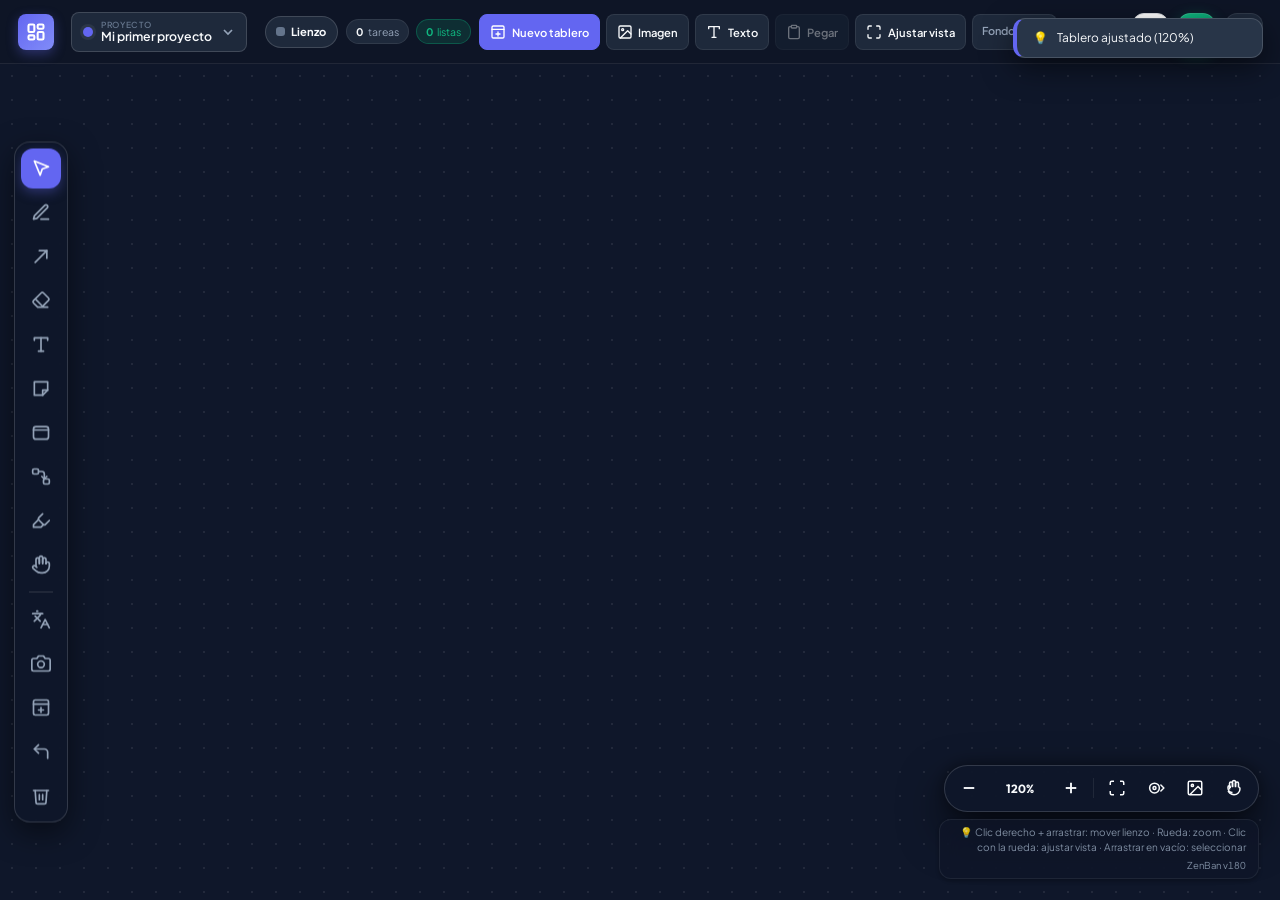
<file: index.html>
<!DOCTYPE html>
<html lang="es">
<head>
  <meta charset="UTF-8">
  <meta name="viewport" content="width=device-width, initial-scale=1.0, maximum-scale=5.0, user-scalable=yes">
  <meta name="description" content="Tablero Kanban interactivo con soporte de gestos táctiles, zoom, arrastre de tarjetas en móvil y escritorio.">
  <title>ZenBan • Tablero Kanban & Gestor de Tareas</title>
  
  <!-- PWA & Mobile Meta Tags -->
  <link rel="manifest" href="manifest.json">
  <link rel="icon" type="image/png" href="icons/favicon.png">
  <link rel="apple-touch-icon" href="icons/icon-192.png">
  <meta name="theme-color" content="#6366f1">
  <meta name="apple-mobile-web-app-capable" content="yes">
  <meta name="apple-mobile-web-app-status-bar-style" content="black-translucent">
  <meta name="apple-mobile-web-app-title" content="ZenBan">
  
  <!-- Google Fonts -->
  <link rel="preconnect" href="https://fonts.googleapis.com">
  <link rel="preconnect" href="https://fonts.gstatic.com" crossorigin>
  <link href="https://fonts.googleapis.com/css2?family=Outfit:wght@300;400;500;600;700;800&family=Plus+Jakarta+Sans:wght@400;500;600;700;800&display=swap" rel="stylesheet">
  
  <link rel="stylesheet" href="styles.css?v=95">
</head>
<body class="theme-dark">
  <!-- Main Application Wrapper -->
  <div class="app-container" id="appContainer">
    
    <!-- Top Navigation Bar -->
    <header class="app-header">
      <div class="header-left">
        <div class="brand">
          <div class="brand-icon">
            <svg viewBox="0 0 24 24" fill="none" stroke="currentColor" stroke-width="2.5" stroke-linecap="round" stroke-linejoin="round">
              <rect x="3" y="3" width="7" height="9" rx="1.5"></rect>
              <rect x="14" y="3" width="7" height="5" rx="1.5"></rect>
              <rect x="14" y="12" width="7" height="9" rx="1.5"></rect>
              <rect x="3" y="16" width="7" height="5" rx="1.5"></rect>
            </svg>
          </div>
          <div class="brand-title-wrap">
            <h1 class="brand-title">Zen<span>Ban</span></h1>
            <span class="brand-tag" id="brandTag">Todo Kanban Pro</span>
          </div>
          <div class="brand-version" id="brandVersion" hidden>
            <span id="brandVersionText"></span>
            <button type="button" class="brand-settings-btn" id="openSettingsBtn">⚙️ Configuración</button>
            <button type="button" class="brand-settings-btn" id="reloadAppBtn">🔄 Recargar la app</button>
            <div class="drive-info" id="driveInfo" hidden></div>
          </div>
        </div>

        <!-- Project Switcher -->
        <div class="project-switcher" id="projectSwitcher">
          <button type="button" id="projectSwitcherBtn" class="project-switcher-btn" aria-haspopup="true" aria-expanded="false" title="Cambiar de proyecto">
            <span class="project-dot" id="currentProjectDot"></span>
            <span class="project-switcher-label">
              <small>Proyecto</small>
              <strong id="currentProjectName">—</strong>
            </span>
            <svg class="project-switcher-chevron" viewBox="0 0 24 24" fill="none" stroke="currentColor" stroke-width="2.5">
              <polyline points="6 9 12 15 18 9"></polyline>
            </svg>
          </button>

          <div class="project-menu" id="projectMenu" hidden>
            <div class="project-menu-header">Tus proyectos</div>
            <ul class="project-list" id="projectList">
              <!-- Projects rendered by JS -->
            </ul>
            <button type="button" id="newProjectBtn" class="project-menu-new">
              <svg viewBox="0 0 24 24" fill="none" stroke="currentColor" stroke-width="2.5">
                <line x1="12" y1="5" x2="12" y2="19"></line>
                <line x1="5" y1="12" x2="19" y2="12"></line>
              </svg>
              <span>Nuevo proyecto</span>
            </button>
          </div>
        </div>

      </div>

      <!-- Barra contextual: cambia según lo seleccionado / enfocado -->
      <div class="context-bar" id="contextBar">
        <div class="ctx-label" id="ctxLabel" title="Contexto actual">
          <span class="ctx-dot" id="ctxDot"></span>
          <span class="ctx-title" id="ctxTitle">Lienzo</span>
        </div>
        <div class="quick-stats" id="quickStats">
          <span class="stat-pill"><span class="stat-num" id="statTotal">0</span> tareas</span>
          <span class="stat-pill completed"><span class="stat-num" id="statCompleted">0</span> listas</span>
        </div>

        <!-- Lienzo (nada seleccionado) -->
        <div class="ctx-panel" data-ctx="canvas">
          <button type="button" class="ctx-btn is-primary" id="ctxNewBoard" title="Crear un tablero nuevo en el lienzo"><svg viewBox="0 0 24 24" fill="none" stroke="currentColor" stroke-width="2" stroke-linecap="round" stroke-linejoin="round"><rect x="3" y="3" width="18" height="18" rx="2"></rect><line x1="3" y1="8" x2="21" y2="8"></line><line x1="12" y1="12" x2="12" y2="18"></line><line x1="9" y1="15" x2="15" y2="15"></line></svg><span>Nuevo tablero</span></button>
          <button type="button" class="ctx-btn " id="ctxAddImage" title="Agregar una imagen de fondo"><svg viewBox="0 0 24 24" fill="none" stroke="currentColor" stroke-width="2" stroke-linecap="round" stroke-linejoin="round"><rect x="3" y="3" width="18" height="18" rx="2"></rect><circle cx="8.5" cy="8.5" r="1.5"></circle><polyline points="21 15 16 10 5 21"></polyline></svg><span>Imagen</span></button>
          <button type="button" class="ctx-btn " id="ctxAddText" title="Agregar un texto (T)"><svg viewBox="0 0 24 24" fill="none" stroke="currentColor" stroke-width="2" stroke-linecap="round" stroke-linejoin="round"><polyline points="4 7 4 4 20 4 20 7"></polyline><line x1="9" y1="20" x2="15" y2="20"></line><line x1="12" y1="4" x2="12" y2="20"></line></svg><span>Texto</span></button>
          <button type="button" class="ctx-btn " id="ctxPasteCanvas" title="Pegar lo copiado (Ctrl+V)"><svg viewBox="0 0 24 24" fill="none" stroke="currentColor" stroke-width="2" stroke-linecap="round" stroke-linejoin="round"><path d="M16 4h2a2 2 0 0 1 2 2v14a2 2 0 0 1-2 2H6a2 2 0 0 1-2-2V6a2 2 0 0 1 2-2h2"></path><rect x="8" y="2" width="8" height="4" rx="1"></rect></svg><span>Pegar</span></button>
          <button type="button" class="ctx-btn" id="ctxDaily" title="Volver a mostrar el recordatorio diario" hidden><svg viewBox="0 0 24 24" fill="none" stroke="currentColor" stroke-width="2" stroke-linecap="round" stroke-linejoin="round"><path d="M18 8a6 6 0 0 0-12 0c0 7-3 9-3 9h18s-3-2-3-9"></path><path d="M13.7 21a2 2 0 0 1-3.4 0"></path></svg><span>Recordatorio</span></button>
          <button type="button" class="ctx-btn " id="ctxFit" title="Encuadrar todo el contenido (también con clic en la rueda del mouse)"><svg viewBox="0 0 24 24" fill="none" stroke="currentColor" stroke-width="2" stroke-linecap="round" stroke-linejoin="round"><path d="M8 3H5a2 2 0 0 0-2 2v3m18 0V5a2 2 0 0 0-2-2h-3m0 18h3a2 2 0 0 0 2-2v-3M3 16v3a2 2 0 0 0 2 2h3"></path></svg><span>Ajustar vista</span></button>
          <label class="ctx-color" title="Color de fondo del lienzo de este proyecto">
            <span>Fondo</span>
            <input type="color" id="ctxCanvasColor" value="#0b0f19">
          </label>
          <button type="button" class="ctx-btn ctx-btn-glyph" id="ctxCanvasColorReset" title="Volver al fondo predeterminado" aria-label="Fondo predeterminado" hidden><b>↺</b></button>
        </div>

        <!-- Tablero enfocado: filtros y creación propios del tablero -->
        <div class="ctx-panel" data-ctx="board" hidden>
        <div class="search-box">
          <svg class="search-icon" viewBox="0 0 24 24" fill="none" stroke="currentColor" stroke-width="2">
            <circle cx="11" cy="11" r="8"></circle>
            <line x1="21" y1="21" x2="16.65" y2="16.65"></line>
          </svg>
          <input type="text" id="searchInput" placeholder="Buscar tarjetas por título o etiqueta..." autocomplete="off">
          <button class="clear-search-btn" id="clearSearchBtn" aria-label="Limpiar búsqueda" style="display:none;">&times;</button>
        </div>

        <div class="filter-dropdown-wrap">
          <select id="priorityFilter" class="select-filter" aria-label="Filtrar por prioridad">
            <option value="all">Todas las prioridades</option>
            <option value="urgent">🔴 Urgente</option>
            <option value="high">🟠 Alta</option>
            <option value="medium">🟡 Media</option>
            <option value="low">🟢 Baja</option>
            <option value="reminder">🔔 Recordatorio</option>
            <option value="note">📝 Nota</option>
          </select>
        </div>

        <div class="filter-dropdown-wrap">
          <select id="tagFilter" class="select-filter" aria-label="Filtrar por etiqueta">
            <option value="all">Todas las etiquetas</option>
          </select>
        </div>
          <button id="quickAddBtn" class="btn btn-primary" title="Crear nueva tarea (N)">
          <svg viewBox="0 0 24 24" fill="none" stroke="currentColor" stroke-width="2.5">
            <line x1="12" y1="5" x2="12" y2="19"></line>
            <line x1="5" y1="12" x2="19" y2="12"></line>
          </svg>
          <span>Nueva Tarea</span>
        </button>

        <button id="addColumnBtn" class="btn btn-secondary" title="Agregar columna">
          <svg viewBox="0 0 24 24" fill="none" stroke="currentColor" stroke-width="2">
            <path d="M19 21H5a2 2 0 0 1-2-2V5a2 2 0 0 1 2-2h14a2 2 0 0 1 2 2v14a2 2 0 0 1-2 2z"></path>
            <line x1="12" y1="9" x2="12" y2="15"></line>
            <line x1="9" y1="12" x2="15" y2="12"></line>
          </svg>
          <span class="btn-text-desktop">Columna</span>
        </button>
          <button type="button" class="ctx-btn " id="ctxEditBoard" title="Editar este tablero"><svg viewBox="0 0 24 24" fill="none" stroke="currentColor" stroke-width="2" stroke-linecap="round" stroke-linejoin="round"><circle cx="12" cy="12" r="1.5"></circle><circle cx="19" cy="12" r="1.5"></circle><circle cx="5" cy="12" r="1.5"></circle></svg><span>Tablero</span></button>
          <button type="button" class="ctx-btn" data-send-space title="Mover o copiar este tablero a tus datos personales o compartidos"><svg viewBox="0 0 24 24" fill="none" stroke="currentColor" stroke-width="2" stroke-linecap="round" stroke-linejoin="round"><path d="M17 3l4 4-4 4"></path><path d="M3 7h18"></path><path d="M7 21l-4-4 4-4"></path><path d="M21 17H3"></path></svg><span>Enviar a…</span></button>
        </div>

        <!-- Imagen(es) -->
        <!-- Texto(s) -->
        <div class="ctx-panel" data-ctx="text" hidden>
          <button type="button" class="ctx-btn" id="ctxTextEdit" title="Editar el texto (doble clic)"><svg viewBox="0 0 24 24" fill="none" stroke="currentColor" stroke-width="2" stroke-linecap="round" stroke-linejoin="round"><path d="M12 20h9"></path><path d="M16.5 3.5a2.1 2.1 0 0 1 3 3L7 19l-4 1 1-4Z"></path></svg><span>Editar</span></button>
          <button type="button" class="ctx-btn" id="ctxTextPlain" title="Ver el texto sin hoja (texto plano)"><b style="font-size:1.05em">¶</b><span>Texto plano</span></button>
          <button type="button" class="ctx-btn ctx-btn-glyph" id="ctxTextSmaller" title="Achicar" aria-label="Achicar"><b style="font-size:0.75em">A−</b></button>
          <button type="button" class="ctx-btn ctx-btn-glyph" id="ctxTextBigger" title="Agrandar" aria-label="Agrandar"><b style="font-size:1.05em">A+</b></button>
          <label class="ctx-color" title="Color del texto">
            <span>Color</span>
            <input type="color" id="ctxTextColor" value="#f8fafc">
          </label>
          <button type="button" class="ctx-btn" id="ctxTextLinks" title="Texto que muestra cada link"><svg viewBox="0 0 24 24" fill="none" stroke="currentColor" stroke-width="2" stroke-linecap="round" stroke-linejoin="round"><path d="M10 13a5 5 0 0 0 7.54.54l3-3a5 5 0 0 0-7.07-7.07l-1.72 1.71"></path><path d="M14 11a5 5 0 0 0-7.54-.54l-3 3a5 5 0 0 0 7.07 7.07l1.71-1.71"></path></svg><span>Links</span></button>
          <button type="button" class="ctx-btn" id="ctxTextInternal" title="Agregar un link a otro proyecto o tablero"><b style="font-size:1.05em">↪</b><span>Proyecto</span></button>
          <button type="button" class="ctx-btn" id="ctxWebImage" title="Imagen de la pestaña para reconocer la ventana y moverla" hidden><span>🖼</span><span>Imagen</span></button>
          <button type="button" class="ctx-btn" id="ctxWebImageRemove" title="Quitar la imagen de la pestaña" hidden><span>✕</span><span>Quitar imagen</span></button>
        </div>

        <div class="ctx-panel" data-ctx="image" hidden>
          <input type="text" class="ctx-frame-title" id="ctxImgName" placeholder="Nombre de la imagen" maxlength="60" aria-label="Nombre de la imagen" title="Nombre de la imagen (sirve para buscarla en la Biblioteca)">
          <button type="button" class="ctx-btn " id="ctxImgBack" title="Enviar atrás"><svg viewBox="0 0 24 24" fill="none" stroke="currentColor" stroke-width="2" stroke-linecap="round" stroke-linejoin="round"><polyline points="7 13 12 18 17 13"></polyline><line x1="12" y1="6" x2="12" y2="18"></line></svg><span>Atrás</span></button>
          <button type="button" class="ctx-btn " id="ctxImgFront" title="Traer adelante"><svg viewBox="0 0 24 24" fill="none" stroke="currentColor" stroke-width="2" stroke-linecap="round" stroke-linejoin="round"><polyline points="17 11 12 6 7 11"></polyline><line x1="12" y1="18" x2="12" y2="6"></line></svg><span>Adelante</span></button>
          <label class="ctx-range" title="Opacidad">
            <span>Opacidad</span>
            <input type="range" id="ctxImgOpacity" min="10" max="100" step="5" value="100">
          </label>
          <button type="button" class="ctx-btn " id="ctxImgCrop" title="Recortar la imagen"><svg viewBox="0 0 24 24" fill="none" stroke="currentColor" stroke-width="2" stroke-linecap="round" stroke-linejoin="round"><path d="M6 2v14a2 2 0 0 0 2 2h14"></path><path d="M18 22V8a2 2 0 0 0-2-2H2"></path></svg><span>Recortar</span></button>
          <button type="button" class="ctx-btn " id="ctxImgView" title="Ver en grande"><svg viewBox="0 0 24 24" fill="none" stroke="currentColor" stroke-width="2" stroke-linecap="round" stroke-linejoin="round"><polyline points="15 3 21 3 21 9"></polyline><polyline points="9 21 3 21 3 15"></polyline><line x1="21" y1="3" x2="14" y2="10"></line><line x1="3" y1="21" x2="10" y2="14"></line></svg><span>Ver</span></button>
        </div>

        <!-- Frame(s) -->
        <div class="ctx-panel" data-ctx="frame" hidden>
          <input type="text" class="ctx-frame-title" id="ctxFrameTitle" placeholder="Título del frame" maxlength="80" aria-label="Título del frame">
          <button type="button" class="ctx-btn" id="ctxFrameTitleStyle" title="Estilo del título (color, texto, tamaño y relleno)" aria-expanded="false"><span>Aa</span><span>Estilo del título</span></button>
          <span class="ctx-frame-title-opts" id="ctxFrameTitleOpts" hidden>
            <label class="ctx-color" title="Color de fondo del título">
              <span>Fondo</span>
              <input type="color" id="ctxFrameTitleBg" value="#6366f1">
            </label>
            <label class="ctx-color" title="Color del texto del título">
              <span>Texto</span>
              <input type="color" id="ctxFrameTitleColor" value="#ffffff">
            </label>
            <label class="ctx-range" title="Tamaño del texto del título">
              <span>Tamaño</span>
              <input type="range" id="ctxFrameTitleSize" min="9" max="48" step="1" value="13">
            </label>
            <label class="ctx-range" title="Relleno del fondo del título (0 = sin fondo)">
              <span>Relleno</span>
              <input type="range" id="ctxFrameTitleFill" min="0" max="100" step="5" value="100">
            </label>
            <button type="button" class="ctx-btn" id="ctxFrameTitleBold" title="Negrita"><b>N</b></button>
            <span class="ctx-align-group" role="group" aria-label="Alineación del título">
              <button type="button" class="ctx-btn" data-title-align="left" title="Alinear a la izquierda"><svg viewBox="0 0 24 24" width="16" height="16" fill="none" stroke="currentColor" stroke-width="2.2" stroke-linecap="round"><line x1="4" y1="6" x2="20" y2="6"></line><line x1="4" y1="12" x2="14" y2="12"></line><line x1="4" y1="18" x2="17" y2="18"></line></svg></button>
              <button type="button" class="ctx-btn" data-title-align="center" title="Centrar"><svg viewBox="0 0 24 24" width="16" height="16" fill="none" stroke="currentColor" stroke-width="2.2" stroke-linecap="round"><line x1="4" y1="6" x2="20" y2="6"></line><line x1="7" y1="12" x2="17" y2="12"></line><line x1="5.5" y1="18" x2="18.5" y2="18"></line></svg></button>
              <button type="button" class="ctx-btn" data-title-align="right" title="Alinear a la derecha"><svg viewBox="0 0 24 24" width="16" height="16" fill="none" stroke="currentColor" stroke-width="2.2" stroke-linecap="round"><line x1="4" y1="6" x2="20" y2="6"></line><line x1="10" y1="12" x2="20" y2="12"></line><line x1="7" y1="18" x2="20" y2="18"></line></svg></button>
            </span>
          </span>
          <button type="button" class="ctx-btn" id="ctxFrameHideTitle" title="Ocultar o mostrar el título (para presentar el diagrama)"><span>👁</span><span>Ocultar título</span></button>
          <button type="button" class="ctx-btn" id="ctxFrameHideTab" title="Ocultar o mostrar el ícono de arrastre (para presentar el diagrama)"><span>👁</span><span>Ocultar ícono</span></button>
          <label class="ctx-color" title="Color del borde">
            <span>Color</span>
            <input type="color" id="ctxFrameColor" value="#6366f1">
          </label>
          <label class="ctx-range" title="Relleno (transparencia del fondo)">
            <span>Relleno</span>
            <input type="range" id="ctxFrameFill" min="0" max="60" step="5" value="10">
          </label>
          <label class="ctx-range" title="Redondeo de las esquinas">
            <span>Esquinas</span>
            <input type="range" id="ctxFrameRadius" min="0" max="80" step="2" value="16">
          </label>
          <label class="ctx-range" title="Opacidad del frame (borde, relleno, título y pestaña)">
            <span>Opacidad</span>
            <input type="range" id="ctxFrameOpacity" min="10" max="100" step="5" value="100">
          </label>
          <button type="button" class="ctx-btn" id="ctxFrameLock" title="Trabajar con lo que está dentro (mover, agrupar, seleccionar) sin mover el frame"><span>✋</span><span>Trabajar dentro</span></button>
          <button type="button" class="ctx-btn" id="ctxFrameOpen" title="Abrir este frame como un lienzo aparte: solo se ve lo que tiene dentro, sin crear otro proyecto"><span>⛶</span><span>Abrir como lienzo</span></button>
          <button type="button" class="ctx-btn" id="ctxFrameImage" title="Imagen de la pestaña para reconocerlo y moverlo"><span>🖼</span><span>Imagen</span></button>
          <button type="button" class="ctx-btn" id="ctxFrameImageRemove" title="Quitar la imagen de la pestaña" hidden><span>✕</span><span>Quitar imagen</span></button>
        </div>

        <!-- Conector(es) entre objetos -->
        <div class="ctx-panel" data-ctx="conn" hidden>
          <label class="ctx-color" title="Color de la flecha">
            <span>Color</span>
            <input type="color" id="ctxConnColor" value="#94a3b8">
          </label>
          <label class="ctx-range" title="Grosor de la flecha">
            <span>Grosor</span>
            <input type="range" id="ctxConnSize" min="1" max="12" step="1" value="3">
          </label>
          <label class="ctx-range" title="Opacidad de la flecha">
            <span>Opacidad</span>
            <input type="range" id="ctxConnOpacity" min="10" max="100" step="5" value="100">
          </label>
          <button type="button" class="ctx-btn" id="ctxConnFlip" title="Cambiar el sentido de la flecha"><span>⇄</span><span>Invertir</span></button>
          <button type="button" class="ctx-btn" id="ctxConnBoth" title="Flecha en los dos extremos"><span>↔</span><span>Doble</span></button>
        </div>

        <!-- Trazo(s) -->
        <div class="ctx-panel" data-ctx="stroke" hidden>
          <label class="ctx-color" title="Color del trazo">
            <span>Color</span>
            <input type="color" id="ctxStrokeColor" value="#f43f5e">
          </label>
          <select id="ctxStrokeSize" class="select-filter" title="Grosor del trazo">
            <option value="2">Fino</option>
            <option value="4">Medio</option>
            <option value="8">Grueso</option>
            <option value="14">Muy grueso</option>
          </select>
        </div>

        <!-- Opciones comunes (imágenes, trazos o selección mixta) -->
        <div class="ctx-panel" data-ctx="common" hidden>
          <button type="button" class="ctx-btn " id="ctxCopy" title="Copiar (Ctrl+C)"><svg viewBox="0 0 24 24" fill="none" stroke="currentColor" stroke-width="2" stroke-linecap="round" stroke-linejoin="round"><rect x="9" y="9" width="13" height="13" rx="2"></rect><path d="M5 15H4a2 2 0 0 1-2-2V4a2 2 0 0 1 2-2h9a2 2 0 0 1 2 2v1"></path></svg><span>Copiar</span></button>
          <button type="button" class="ctx-btn " id="ctxCut" title="Cortar (Ctrl+X)"><svg viewBox="0 0 24 24" fill="none" stroke="currentColor" stroke-width="2" stroke-linecap="round" stroke-linejoin="round"><circle cx="6" cy="6" r="3"></circle><circle cx="6" cy="18" r="3"></circle><line x1="20" y1="4" x2="8.12" y2="15.88"></line><line x1="14.47" y1="14.48" x2="20" y2="20"></line><line x1="8.12" y1="8.12" x2="12" y2="12"></line></svg><span>Cortar</span></button>
          <button type="button" class="ctx-btn " id="ctxPaste" title="Pegar (Ctrl+V)"><svg viewBox="0 0 24 24" fill="none" stroke="currentColor" stroke-width="2" stroke-linecap="round" stroke-linejoin="round"><path d="M16 4h2a2 2 0 0 1 2 2v14a2 2 0 0 1-2 2H6a2 2 0 0 1-2-2V6a2 2 0 0 1 2-2h2"></path><rect x="8" y="2" width="8" height="4" rx="1"></rect></svg><span>Pegar</span></button>
          <button type="button" class="ctx-btn " id="ctxDuplicate" title="Duplicar (Ctrl+D)"><svg viewBox="0 0 24 24" fill="none" stroke="currentColor" stroke-width="2" stroke-linecap="round" stroke-linejoin="round"><rect x="8" y="8" width="13" height="13" rx="2"></rect><path d="M4 16V5a1 1 0 0 1 1-1h11"></path><line x1="14.5" y1="11.5" x2="14.5" y2="17.5"></line><line x1="11.5" y1="14.5" x2="17.5" y2="14.5"></line></svg><span>Duplicar</span></button>
          <button type="button" class="ctx-btn" id="ctxGroup" title="Agrupar: se seleccionan y mueven juntos (Ctrl+G)" hidden><svg viewBox="0 0 24 24" fill="none" stroke="currentColor" stroke-width="2" stroke-linecap="round" stroke-linejoin="round"><rect x="3" y="3" width="8" height="8" rx="1.5"></rect><rect x="13" y="13" width="8" height="8" rx="1.5"></rect><path d="M7 11v3a2 2 0 0 0 2 2h4"></path></svg><span>Agrupar</span></button>
          <button type="button" class="ctx-btn" id="ctxUngroup" title="Desagrupar (Ctrl+Shift+G)" hidden><svg viewBox="0 0 24 24" fill="none" stroke="currentColor" stroke-width="2" stroke-linecap="round" stroke-linejoin="round"><rect x="3" y="3" width="8" height="8" rx="1.5" stroke-dasharray="3 2"></rect><rect x="13" y="13" width="8" height="8" rx="1.5" stroke-dasharray="3 2"></rect></svg><span>Desagrupar</span></button>
          <button type="button" class="ctx-btn" id="ctxCopyStyle" title="Copiar estilo (Ctrl+Alt+C)" hidden><span>🖌️</span><span>Copiar estilo</span></button>
          <button type="button" class="ctx-btn" id="ctxPasteStyle" title="Pegar estilo en lo seleccionado (Ctrl+Alt+V)" hidden><span>🎨</span><span>Pegar estilo</span></button>
          <button type="button" class="ctx-btn" id="ctxDefaultStyle" title="Usar este estilo para los objetos nuevos de este tipo" hidden><span>⭐</span><span>Estilo principal</span></button>
          <button type="button" class="ctx-btn" data-send-space title="Mover o copiar lo seleccionado a tus datos personales o compartidos"><svg viewBox="0 0 24 24" fill="none" stroke="currentColor" stroke-width="2" stroke-linecap="round" stroke-linejoin="round"><path d="M17 3l4 4-4 4"></path><path d="M3 7h18"></path><path d="M7 21l-4-4 4-4"></path><path d="M21 17H3"></path></svg><span>Enviar a…</span></button>
          <button type="button" class="ctx-btn is-danger" id="ctxDelete" title="Eliminar (Supr)"><svg viewBox="0 0 24 24" fill="none" stroke="currentColor" stroke-width="2" stroke-linecap="round" stroke-linejoin="round"><polyline points="3 6 5 6 21 6"></polyline><path d="M19 6l-1 14a2 2 0 0 1-2 2H8a2 2 0 0 1-2-2L5 6"></path><path d="M10 11v6M14 11v6"></path></svg><span>Eliminar</span></button>
        </div>
      </div>

      <!-- Action Buttons -->
      <div class="header-right">
        <!-- Cuenta de Google y sincronización con Drive -->
        <div class="account-area" id="accountArea">
          <button type="button" id="googleSignInBtn" class="btn btn-google" title="Inicia sesión para sincronizar tus datos en Google Drive">
            <svg class="g-logo" viewBox="0 0 48 48" aria-hidden="true"><path fill="#FFC107" d="M43.6 20.5H42V20H24v8h11.3C33.7 32.7 29.2 36 24 36c-6.6 0-12-5.4-12-12s5.4-12 12-12c3.1 0 5.8 1.2 7.9 3.1l5.7-5.7C34 6.1 29.3 4 24 4 12.9 4 4 12.9 4 24s8.9 20 20 20 20-8.9 20-20c0-1.3-.1-2.4-.4-3.5z"/><path fill="#FF3D00" d="M6.3 14.7l6.6 4.8C14.7 15.1 19 12 24 12c3.1 0 5.8 1.2 7.9 3.1l5.7-5.7C34 6.1 29.3 4 24 4 16.3 4 9.7 8.3 6.3 14.7z"/><path fill="#4CAF50" d="M24 44c5.2 0 9.9-2 13.4-5.2l-6.2-5.2C29.2 35.1 26.7 36 24 36c-5.2 0-9.6-3.3-11.3-8l-6.5 5C9.5 39.6 16.2 44 24 44z"/><path fill="#1976D2" d="M43.6 20.5H42V20H24v8h11.3c-.8 2.2-2.2 4.1-4.1 5.5l6.2 5.2C37 39.2 44 34 44 24c0-1.3-.1-2.4-.4-3.5z"/></svg>
            <span class="btn-google-text">Iniciar sesión</span>
          </button>
          <button type="button" id="accountChip" class="account-chip" title="Cuenta y sincronización" hidden>
            <span class="account-avatar" id="accountAvatar"></span>
            <span class="sync-dot" id="syncDot"></span>
            <span class="sync-age" id="syncAge"></span>
          </button>
          <div class="account-menu" id="accountMenu" hidden>
            <div class="account-menu-user">
              <strong id="accountName">—</strong>
              <small id="accountEmail"></small>
            </div>
            <div class="space-indicator" id="spaceIndicator" data-mode="personal">
              <span class="space-indicator-icon" id="spaceIndicatorIcon">👤</span>
              <span class="space-indicator-text">
                <small>Estás en</small>
                <strong id="spaceIndicatorName">Datos personales</strong>
              </span>
            </div>
            <div class="account-menu-status" id="syncStatusText">Sin sincronizar</div>
            <p class="reconnect-note" id="reconnectNote" hidden>La sesión de Google venció (dura una hora). Tus cambios quedan guardados aquí y se suben al reconectar.</p>
            <button type="button" id="syncNowBtn" class="account-menu-btn">Sincronizar ahora</button>
            <button type="button" id="signOutBtn" class="account-menu-btn is-danger">Cerrar sesión</button>
          </div>
        </div>

        <button id="installAppBtn" class="btn btn-install" title="Instalar ZenBan como App en celular o PC">
          <svg viewBox="0 0 24 24" fill="none" stroke="currentColor" stroke-width="2.3">
            <path d="M21 15v4a2 2 0 0 1-2 2H5a2 2 0 0 1-2-2v-4"></path>
            <polyline points="7 10 12 15 17 10"></polyline>
            <line x1="12" y1="15" x2="12" y2="3"></line>
          </svg>
          <span class="btn-text-install">Instalar</span>
        </button>

        <button id="themeToggleBtn" class="btn btn-icon" title="Cambiar tema">
          <svg class="sun-icon" viewBox="0 0 24 24" fill="none" stroke="currentColor" stroke-width="2">
            <circle cx="12" cy="12" r="5"></circle>
            <line x1="12" y1="1" x2="12" y2="3"></line>
            <line x1="12" y1="21" x2="12" y2="23"></line>
            <line x1="4.22" y1="4.22" x2="5.64" y2="5.64"></line>
            <line x1="18.36" y1="18.36" x2="19.78" y2="19.78"></line>
            <line x1="1" y1="12" x2="3" y2="12"></line>
            <line x1="21" y1="12" x2="23" y2="12"></line>
            <line x1="4.22" y1="19.78" x2="5.64" y2="18.36"></line>
            <line x1="18.36" y1="5.64" x2="19.78" y2="4.22"></line>
          </svg>
          <svg class="moon-icon" viewBox="0 0 24 24" fill="none" stroke="currentColor" stroke-width="2">
            <path d="M21 12.79A9 9 0 1 1 11.21 3 7 7 0 0 0 21 12.79z"></path>
          </svg>
        </button>
      </div>
    </header>

    <!-- Recordatorio diario (se activa en Configuración) -->
    <div class="daily-bar" id="dailyBar" hidden>
      <div class="daily-head">
        <span class="daily-text" id="dailyText"></span>
        <button type="button" class="daily-close" id="dailyCloseBtn" aria-label="Cerrar hasta mañana" title="Cerrar hasta mañana a las 6:00" hidden>&times;</button>
      </div>
      <div class="daily-days" id="dailyDays"></div>
    </div>

    <!-- Main Workspace Viewport (For Pan & Zoom) -->
    <main class="viewport-area" id="viewportArea">
      
      <!-- Interactive Zoom Canvas Container -->
      <div class="zoom-canvas" id="zoomCanvas">
        <!-- Capa de frames (marcos para diagramas) y sus conectores -->
        <div class="frame-layer" id="frameLayer"></div>
        <svg class="connector-layer" id="connectorLayer" xmlns="http://www.w3.org/2000/svg"></svg>
        <!-- Capa de imágenes de fondo (se mueven y escalan con el lienzo) -->
        <div class="bg-image-layer" id="bgImageLayer"></div>
        <div class="kanban-board" id="kanbanBoard">
          <!-- Columns will be rendered dynamically by JavaScript -->
        </div>
        <!-- Capa de dibujo (trazos vectoriales sobre el lienzo) -->
        <!-- Capa de textos libres (se mueven y escalan con el lienzo) -->
        <div class="text-layer" id="textLayer"></div>
        <svg class="draw-layer" id="drawLayer" xmlns="http://www.w3.org/2000/svg"></svg>
      </div>

      <!-- Caja de herramientas lateral -->
      <aside class="toolbox" id="toolbox" aria-label="Herramientas">
        <div class="toolbox-pill">
          <button type="button" class="tool-btn active" data-tool="select" title="Seleccionar (V)" aria-label="Seleccionar">
            <svg viewBox="0 0 24 24" fill="none" stroke="currentColor" stroke-width="2" stroke-linecap="round" stroke-linejoin="round"><path d="M4 3l7 17 2.5-7.5L21 10z"></path></svg>
          </button>
          <button type="button" class="tool-btn" data-tool="pen" title="Lápiz (P)" aria-label="Lápiz">
            <svg viewBox="0 0 24 24" fill="none" stroke="currentColor" stroke-width="2" stroke-linecap="round" stroke-linejoin="round"><path d="M12 20h9"></path><path d="M16.5 3.5a2.121 2.121 0 0 1 3 3L7 19l-4 1 1-4L16.5 3.5z"></path></svg>
          </button>
          <button type="button" class="tool-btn" data-tool="arrow" title="Flecha (A): arrastra desde el inicio hasta la punta (Shift: ángulos de 45°)" aria-label="Flecha">
            <svg viewBox="0 0 24 24" fill="none" stroke="currentColor" stroke-width="2" stroke-linecap="round" stroke-linejoin="round"><line x1="5" y1="19" x2="19" y2="5"></line><polyline points="10 5 19 5 19 14"></polyline></svg>
          </button>
          <button type="button" class="tool-btn" data-tool="eraser" title="Borrador (E)" aria-label="Borrador">
            <svg viewBox="0 0 24 24" fill="none" stroke="currentColor" stroke-width="2" stroke-linecap="round" stroke-linejoin="round"><path d="M20 20H8l-5-5a2 2 0 0 1 0-2.8L12.2 3a2 2 0 0 1 2.8 0l6 6a2 2 0 0 1 0 2.8L13 20"></path><line x1="6" y1="11" x2="13" y2="18"></line></svg>
          </button>
          <button type="button" class="tool-btn" data-tool="text" title="Texto (T): toca el lienzo para escribir" aria-label="Texto">
            <svg viewBox="0 0 24 24" fill="none" stroke="currentColor" stroke-width="2" stroke-linecap="round" stroke-linejoin="round"><polyline points="4 7 4 4 20 4 20 7"></polyline><line x1="9" y1="20" x2="15" y2="20"></line><line x1="12" y1="4" x2="12" y2="20"></line></svg>
          </button>
          <button type="button" class="tool-btn" id="toolSticky" title="Nota adhesiva (S)" aria-label="Nota adhesiva">
            <svg viewBox="0 0 24 24" fill="none" stroke="currentColor" stroke-width="2" stroke-linecap="round" stroke-linejoin="round"><path d="M4 4h16v10l-6 6H4z"></path><path d="M14 20v-6h6"></path></svg>
          </button>
          <button type="button" class="tool-btn" id="toolFrame" title="Frame (F): un marco para diagramas" aria-label="Frame">
            <svg viewBox="0 0 24 24" fill="none" stroke="currentColor" stroke-width="2" stroke-linecap="round" stroke-linejoin="round"><rect x="3" y="5" width="18" height="15" rx="3"></rect><line x1="3" y1="9" x2="21" y2="9"></line></svg>
          </button>
          <button type="button" class="tool-btn" data-tool="connector" title="Conector: arrastra de un frame a otro para unirlos con una flecha" aria-label="Conector">
            <svg viewBox="0 0 24 24" fill="none" stroke="currentColor" stroke-width="2" stroke-linecap="round" stroke-linejoin="round"><rect x="2" y="3" width="7" height="6" rx="1.5"></rect><rect x="15" y="15" width="7" height="6" rx="1.5"></rect><path d="M9 6h4a3 3 0 0 1 3 3v6"></path><polyline points="13 12 16 15 19 12"></polyline></svg>
          </button>
          <button type="button" class="tool-btn" data-tool="highlight" title="Destacador (M): arrastra sobre una imagen para marcar una parte; luego cambia su color, transparencia y tamaño" aria-label="Destacador">
            <svg viewBox="0 0 24 24" fill="none" stroke="currentColor" stroke-width="2" stroke-linecap="round" stroke-linejoin="round"><path d="M9 11l-6 6v3h9l3-3"></path><path d="M22 12l-4.6 4.6a2 2 0 0 1-2.8 0l-5.2-5.2a2 2 0 0 1 0-2.8L14 4"></path></svg>
          </button>
          <button type="button" class="tool-btn" data-tool="hand" title="Mover lienzo (H)" aria-label="Mover lienzo">
            <svg viewBox="0 0 24 24" fill="none" stroke="currentColor" stroke-width="2" stroke-linecap="round" stroke-linejoin="round"><path d="M18 11V6a2 2 0 0 0-4 0v5"></path><path d="M14 10V4a2 2 0 0 0-4 0v7"></path><path d="M10 10.5V6a2 2 0 0 0-4 0v8"></path><path d="M18 11a2 2 0 0 1 4 0v3a8 8 0 0 1-8 8h-2c-2.8 0-4.5-.9-6-2.4L2.4 16.6a2 2 0 0 1 2.8-2.8L7 15.5"></path></svg>
          </button>
          <div class="toolbox-divider"></div>
          <button type="button" class="tool-btn" id="toolTranslate" title="Traductor" aria-label="Traductor">
            <svg viewBox="0 0 24 24" fill="none" stroke="currentColor" stroke-width="2" stroke-linecap="round" stroke-linejoin="round"><path d="M5 8l6 6"></path><path d="M4 14l6-6 2-3"></path><path d="M2 5h12"></path><path d="M7 2h1"></path><path d="M22 22l-5-10-5 10"></path><path d="M14 18h6"></path></svg>
          </button>
          <button type="button" class="tool-btn" id="toolCamera" title="Sacar foto (C)" aria-label="Sacar foto">
            <svg viewBox="0 0 24 24" fill="none" stroke="currentColor" stroke-width="2" stroke-linecap="round" stroke-linejoin="round"><path d="M23 19a2 2 0 0 1-2 2H3a2 2 0 0 1-2-2V8a2 2 0 0 1 2-2h4l2-3h6l2 3h4a2 2 0 0 1 2 2z"></path><circle cx="12" cy="13" r="4"></circle></svg>
          </button>
          <button type="button" class="tool-btn" id="toolNewBoard" title="Nuevo tablero" aria-label="Nuevo tablero">
            <svg viewBox="0 0 24 24" fill="none" stroke="currentColor" stroke-width="2" stroke-linecap="round" stroke-linejoin="round"><rect x="3" y="3" width="18" height="18" rx="2"></rect><line x1="3" y1="8" x2="21" y2="8"></line><line x1="12" y1="12" x2="12" y2="18"></line><line x1="9" y1="15" x2="15" y2="15"></line></svg>
          </button>
          <button type="button" class="tool-btn" id="toolUndo" title="Deshacer dibujo (Ctrl+Z)" aria-label="Deshacer">
            <svg viewBox="0 0 24 24" fill="none" stroke="currentColor" stroke-width="2" stroke-linecap="round" stroke-linejoin="round"><polyline points="9 14 4 9 9 4"></polyline><path d="M20 20v-7a4 4 0 0 0-4-4H4"></path></svg>
          </button>
          <button type="button" class="tool-btn is-danger" id="toolClear" title="Borrar todos los dibujos" aria-label="Borrar dibujos">
            <svg viewBox="0 0 24 24" fill="none" stroke="currentColor" stroke-width="2" stroke-linecap="round" stroke-linejoin="round"><polyline points="3 6 5 6 21 6"></polyline><path d="M19 6l-1 14a2 2 0 0 1-2 2H8a2 2 0 0 1-2-2L5 6"></path><path d="M10 11v6M14 11v6"></path></svg>
          </button>
        </div>

        <!-- Opciones del lápiz -->
        <div class="toolbox-options" id="penOptions" hidden>
          <!-- Formas del botón Flecha (solo con esa herramienta) -->
          <div class="shape-picker" id="shapePicker" hidden></div>
          <div class="pen-colors" id="penColors"></div>
          <input type="color" id="penCustomColor" value="#f43f5e" title="Color personalizado">
          <div class="toolbox-divider"></div>
          <div class="pen-sizes" id="penSizes"></div>
        </div>

        <!-- Opciones del destacador -->
        <div class="toolbox-options" id="highlightOptions" hidden>
          <div class="pen-colors" id="highlightColors"></div>
          <input type="color" id="highlightCustomColor" value="#facc15" title="Color personalizado">
          <div class="toolbox-divider"></div>
          <span class="eraser-size-label">Opacidad</span>
          <input type="range" id="highlightOpacity" class="highlight-opacity" min="5" max="100" step="5" title="Transparencia de los destacados nuevos">
          <span class="eraser-size-label" id="highlightOpacityLabel">40%</span>
        </div>

        <!-- Opciones del borrador -->
        <div class="toolbox-options" id="eraserOptions" hidden>
          <span class="eraser-size-label" id="eraserSizeLabel">Tamaño</span>
          <div class="pen-sizes eraser-sizes" id="eraserSizes"></div>
        </div>
      </aside>

      <!-- Floating Zoom & Navigation HUD Controls -->
      <aside class="zoom-hud" id="zoomHud" aria-label="Controles de Zoom">
        <div class="hud-pill">
          <!-- Zoom Out -->
          <button id="btnZoomOut" class="hud-btn" title="Alejar (Ctrl + Rueda Abajo o Botón -)" aria-label="Alejar">
            <svg viewBox="0 0 24 24" fill="none" stroke="currentColor" stroke-width="2.5">
              <line x1="5" y1="12" x2="19" y2="12"></line>
            </svg>
          </button>

          <!-- Zoom Percentage Indicator / Click to Reset -->
          <button id="btnZoomReset" class="hud-btn-text" title="Click para restablecer al 100%">
            <span id="zoomPercentLabel">100%</span>
          </button>

          <!-- Zoom In (+) -->
          <button id="btnZoomIn" class="hud-btn" title="Acercar (Ctrl + Rueda Arriba o Botón +)" aria-label="Acercar">
            <svg viewBox="0 0 24 24" fill="none" stroke="currentColor" stroke-width="2.5">
              <line x1="12" y1="5" x2="12" y2="19"></line>
              <line x1="5" y1="12" x2="19" y2="12"></line>
            </svg>
          </button>

          <div class="hud-divider"></div>

          <!-- Fit to Screen -->
          <button id="btnZoomFit" class="hud-btn" title="Ajustar tablero a la pantalla" aria-label="Ajustar a pantalla">
            <svg viewBox="0 0 24 24" fill="none" stroke="currentColor" stroke-width="2">
              <path d="M8 3H5a2 2 0 0 0-2 2v3m18 0V5a2 2 0 0 0-2-2h-3m0 18h3a2 2 0 0 0 2-2v-3M3 16v3a2 2 0 0 0 2 2h3"></path>
            </svg>
          </button>

          <!-- Ir de objeto en objeto (por si al ajustar no se ve nada, p. ej. en el celular) -->
          <button id="btnNextObject" class="hud-btn" title="Ir al siguiente objeto (Mayús+clic: al anterior)" aria-label="Ir al siguiente objeto">
            <svg viewBox="0 0 24 24" fill="none" stroke="currentColor" stroke-width="2" stroke-linecap="round" stroke-linejoin="round">
              <circle cx="10" cy="12" r="6.5"></circle>
              <circle cx="10" cy="12" r="2"></circle>
              <polyline points="18.5 8 22.5 12 18.5 16"></polyline>
            </svg>
          </button>

          <!-- Agregar imagen de fondo -->
          <button id="btnAddBgImage" class="hud-btn" title="Agregar imagen de fondo (también puedes arrastrarla o pegarla con Ctrl+V)" aria-label="Agregar imagen de fondo">
            <svg viewBox="0 0 24 24" fill="none" stroke="currentColor" stroke-width="2">
              <rect x="3" y="3" width="18" height="18" rx="2"></rect>
              <circle cx="8.5" cy="8.5" r="1.5"></circle>
              <polyline points="21 15 16 10 5 21"></polyline>
            </svg>
          </button>
          <input type="file" id="bgImageInput" accept="image/*" multiple hidden>

          <!-- Pan Mode Toggle -->
          <button id="btnPanMode" class="hud-btn" title="Modo Desplazar Tablero (Espacio + Arrastrar)" aria-label="Modo mano">
            <svg viewBox="0 0 24 24" fill="none" stroke="currentColor" stroke-width="2">
              <path d="M18 11V6a2 2 0 0 0-4 0v5"></path>
              <path d="M14 10V4a2 2 0 0 0-4 0v7"></path>
              <path d="M10 10.5V6a2 2 0 0 0-4 0v8"></path>
              <path d="M10 18a6 6 0 0 1-6-6v-1.5a1.5 1.5 0 0 1 3 0V12"></path>
              <path d="M18 11a2 2 0 0 1 2 2c0 4.5-3.5 8-8 8a8.38 8.38 0 0 1-5.5-2.1L4 16"></path>
            </svg>
          </button>
        </div>

        <!-- Help tooltip for user gestures -->
        <div class="hud-gesture-hint">
          <span class="hint-text">💡 Clic derecho + arrastrar: mover lienzo · Rueda: zoom · Clic con la rueda: ajustar vista · Arrastrar en vacío: seleccionar</span>
          <span class="app-version" id="appVersion"></span>
        </div>
      </aside>

      <!-- Mobile Floating Action Button (FAB) for quick task creation -->
      <button id="fabNewTask" class="mobile-fab" aria-label="Nueva Tarea">
        <svg viewBox="0 0 24 24" fill="none" stroke="currentColor" stroke-width="2.5">
          <line x1="12" y1="5" x2="12" y2="19"></line>
          <line x1="5" y1="12" x2="19" y2="12"></line>
        </svg>
      </button>

    </main>

    <!-- Modal: Create / Edit Task -->
    <div class="modal-backdrop" id="taskModal" style="display: none;">
      <div class="modal-card">
        <div class="modal-header">
          <h2 id="modalTitle">Nueva Tarea</h2>
          <button class="modal-close-btn" id="closeModalBtn" aria-label="Cerrar modal">&times;</button>
        </div>
        <form id="taskForm">
          <input type="hidden" id="taskId">
          
          <div class="form-group">
            <label for="taskTitleInput">Título de la tarea <span class="required">*</span></label>
            <input type="text" id="taskTitleInput" placeholder="Se completa solo al escribir la descripción" required>
          </div>

          <div class="form-group">
            <label for="taskDescInput">Descripción / Detalles</label>
            <textarea id="taskDescInput" rows="3" placeholder="Añade notas, especificaciones o enlaces..."></textarea>
            <button type="button" class="btn btn-ghost link-names-btn" id="taskLinksBtn" title="Texto que muestra cada link de la descripción y las subtareas">🔗 Nombres de los links</button>
            <button type="button" class="btn btn-ghost link-names-btn" id="taskInternalLinkBtn" title="Agregar a la descripción un link a otro proyecto o tablero">↪ Link a proyecto</button>
          </div>

          <div class="form-row">
            <div class="form-group col-half">
              <label for="taskColumnSelect">Columna</label>
              <select id="taskColumnSelect">
                <!-- Columns dynamically filled -->
              </select>
            </div>

            <div class="form-group col-half">
              <label for="taskPrioritySelect">Prioridad</label>
              <select id="taskPrioritySelect">
                <option value="note">📝 Nota (sin prioridad)</option>
                <option value="reminder">🔔 Recordatorio (sube sola al acercarse el vencimiento)</option>
                <option value="low">🟢 Baja</option>
                <option value="medium" selected>🟡 Media</option>
                <option value="high">🟠 Alta</option>
                <option value="urgent">🔴 Urgente</option>
              </select>
            </div>
          </div>

          <div class="form-row">
            <div class="form-group col-half">
              <label class="checkbox-label" for="taskHasDueDate">
                <input type="checkbox" id="taskHasDueDate">
                <span>Fecha de vencimiento</span>
              </label>
              <input type="date" id="taskDueDate" disabled>
            </div>
            <div class="form-group col-half">
              <label for="taskRepeatSelect">🔁 Repetir</label>
              <select id="taskRepeatSelect">
                <option value="">No se repite</option>
                <option value="daily">Cada día</option>
                <option value="weekly">Cada semana</option>
                <option value="monthly">Cada mes</option>
              </select>
            </div>
          </div>
          <p class="setup-text task-repeat-hint" id="taskRepeatHint" hidden>Al completarla vuelve sola a su columna cuando empieza el siguiente período. No se archiva. Con prioridad 🔔 Recordatorio sube a Alta y a Urgente a medida que se acerca su vencimiento.</p>

          <!-- Etiquetas reutilizables con color -->
          <div class="form-group">
            <label>Etiquetas</label>
            <div class="tag-picker" id="tagPicker">
              <button type="button" class="tag-picker-toggle" id="tagPickerToggle" aria-expanded="false">
                <span class="tag-picker-selected" id="tagPickerSelected"></span>
                <svg class="tag-picker-chevron" viewBox="0 0 24 24" fill="none" stroke="currentColor" stroke-width="2.5">
                  <polyline points="6 9 12 15 18 9"></polyline>
                </svg>
              </button>

              <div class="tag-picker-panel" id="tagPickerPanel" hidden>
                <div class="tag-create-row">
                  <input type="text" id="tagSearchInput" placeholder="Buscar o crear etiqueta..." maxlength="30" autocomplete="off">
                  <input type="color" id="newTagColor" value="#6366f1" title="Color de la nueva etiqueta">
                  <button type="button" id="createTagBtn" class="btn btn-secondary btn-sm">Crear</button>
                </div>
                <ul class="tag-option-list" id="tagOptionList">
                  <!-- Etiquetas renderizadas por JS -->
                </ul>
              </div>
            </div>
          </div>

          <!-- Imágenes de la tarea -->
          <div class="form-group">
            <label>Imágenes</label>
            <div class="task-images" id="taskImagesDrop">
              <div class="task-images-grid" id="taskImagesGrid"></div>
              <button type="button" class="task-images-add" id="taskImagesAddBtn">
                <svg viewBox="0 0 24 24" fill="none" stroke="currentColor" stroke-width="2">
                  <rect x="3" y="3" width="18" height="18" rx="2"></rect>
                  <circle cx="8.5" cy="8.5" r="1.5"></circle>
                  <polyline points="21 15 16 10 5 21"></polyline>
                </svg>
                <span>Agregar imágenes</span>
                <small>o arrástralas aquí · Ctrl+V</small>
              </button>
              <input type="file" id="taskImagesInput" accept="image/*" multiple hidden>
            </div>
          </div>

          <!-- Subtasks / Checklist section -->
          <div class="form-group">
            <div class="subtask-label-row">
              <label>Subtareas / Pasos</label>
              <button type="button" class="btn btn-ghost btn-sm" id="copyAllSubtasksBtn" title="Copiar todas las subtareas, numeradas">📋 Copiar todas</button>
            </div>
            <div class="subtask-builder">
              <div class="subtask-input-row">
                <input type="text" id="newSubtaskInput" placeholder="Añadir subtarea y presiona Enter">
                <button type="button" id="addSubtaskBtn" class="btn btn-secondary btn-sm">Añadir</button>
              </div>
              <ul class="subtask-list" id="modalSubtaskList">
                <!-- Subtasks rendered here -->
              </ul>
            </div>
          </div>

          <div class="modal-actions">
            <button type="button" id="deleteTaskBtn" class="btn btn-danger" style="display:none;">Eliminar</button>
            <button type="button" id="sendTaskBtn" class="btn btn-ghost" style="display:none;" title="Mover o copiar esta tarea a otro proyecto o espacio">⇄ Enviar a…</button>
            <button type="button" id="archiveTaskBtn" class="btn btn-ghost" style="display:none;" title="Sacar la tarea del tablero (se recupera en Configuración)">📦 Archivar</button>
            <div class="spacer"></div>
            <button type="button" id="cancelTaskBtn" class="btn btn-ghost">Cancelar</button>
            <button type="submit" id="saveTaskBtn" class="btn btn-primary">Guardar Tarea</button>
          </div>
        </form>
      </div>
    </div>

    <!-- Modal: Add / Edit Column -->
    <div class="modal-backdrop" id="columnModal" style="display: none;">
      <div class="modal-card modal-sm">
        <div class="modal-header">
          <h2 id="columnModalTitle">Nueva Columna</h2>
          <button class="modal-close-btn" id="closeColumnModalBtn">&times;</button>
        </div>
        <form id="columnForm">
          <input type="hidden" id="columnId">
          <div class="form-group">
            <label for="columnTitleInput">Nombre de la columna <span class="required">*</span></label>
            <input type="text" id="columnTitleInput" placeholder="Ej: En Prueba, Bloqueadas" required>
          </div>

          <div class="form-group" id="columnBoardGroup">
            <label for="columnBoardSelect">Tablero</label>
            <select id="columnBoardSelect"></select>
          </div>

          <div class="form-group">
            <label>Color distintivo</label>
            <div class="color-picker-palette" id="colorPickerPalette">
              <!-- Colors injected by JS -->
            </div>
            <input type="hidden" id="columnColorInput" value="#6366f1">
          </div>

          <div class="form-group" id="columnArchiveGroup" style="display:none">
            <label>Archivar tareas</label>
            <div class="column-archive-buttons">
              <button type="button" class="btn btn-ghost btn-sm" id="archiveColumnDoneBtn">📦 Las completadas</button>
              <button type="button" class="btn btn-ghost btn-sm" id="archiveColumnAllBtn">📦 Todas</button>
            </div>
          </div>

          <div class="modal-actions">
            <button type="button" id="deleteColumnBtn" class="btn btn-danger" style="display:none;">Eliminar Columna</button>
            <div class="spacer"></div>
            <button type="button" id="cancelColumnBtn" class="btn btn-ghost">Cancelar</button>
            <button type="submit" class="btn btn-primary">Guardar</button>
          </div>
        </form>
      </div>
    </div>

    <!-- Modal: Add / Edit Board (tablero dentro del lienzo) -->
    <div class="modal-backdrop" id="boardModal" style="display: none;">
      <div class="modal-card modal-sm">
        <div class="modal-header">
          <h2 id="boardModalTitle">Nuevo Tablero</h2>
          <button class="modal-close-btn" id="closeBoardModalBtn" aria-label="Cerrar modal">&times;</button>
        </div>
        <form id="boardForm">
          <input type="hidden" id="boardId">
          <div class="form-group">
            <label for="boardTitleInput">Nombre del tablero <span class="required">*</span></label>
            <input type="text" id="boardTitleInput" placeholder="Ej: Sprint 1, Ideas, Compras" required maxlength="60">
          </div>
          <div class="form-group">
            <label>Color del tablero</label>
            <div class="color-picker-palette" id="boardColorPalette"></div>
            <input type="hidden" id="boardColorInput" value="#6366f1">
          </div>
          <div class="form-group">
            <label>Imagen del tablero</label>
            <div class="board-image-field">
              <span class="board-image-preview" id="boardImagePreview"></span>
              <div class="board-image-buttons">
                <button type="button" class="btn btn-ghost btn-sm" id="boardImagePickBtn">🖼 Elegir imagen</button>
                <button type="button" class="btn btn-ghost btn-sm" id="boardImageRemoveBtn" hidden>Quitar</button>
              </div>
            </div>
            <p class="setup-text">Se ve como una pestaña arriba a la izquierda del tablero: sirve para reconocerlo y para arrastrarlo.</p>
            <input type="file" id="boardImageInput" accept="image/*" hidden>
          </div>
          <div class="form-group" id="boardTemplateGroup">
            <label for="boardTemplateSelect">Columnas iniciales</label>
            <select id="boardTemplateSelect">
              <option value="basic">Básico: Por hacer · En progreso · Completadas</option>
              <option value="full">Completo: + En revisión</option>
              <option value="empty">Vacío: crearé mis propias columnas</option>
            </select>
          </div>
          <div class="modal-actions">
            <button type="button" id="deleteBoardBtn" class="btn btn-danger" style="display:none;">Eliminar Tablero</button>
            <div class="spacer"></div>
            <button type="button" id="cancelBoardBtn" class="btn btn-ghost">Cancelar</button>
            <button type="submit" class="btn btn-primary">Guardar</button>
          </div>
        </form>
      </div>
    </div>

    <!-- Modal: Add / Edit Project -->
    <div class="modal-backdrop" id="projectModal" style="display: none;">
      <div class="modal-card modal-sm">
        <div class="modal-header">
          <h2 id="projectModalTitle">Nuevo Proyecto</h2>
          <button class="modal-close-btn" id="closeProjectModalBtn" aria-label="Cerrar modal">&times;</button>
        </div>
        <form id="projectForm">
          <input type="hidden" id="projectId">
          <div class="form-group">
            <label for="projectNameInput">Nombre del proyecto <span class="required">*</span></label>
            <input type="text" id="projectNameInput" placeholder="Ej: Rediseño web, Mudanza, Tesis" required maxlength="60">
          </div>

          <div class="form-group">
            <label for="projectFolderInput">Carpeta</label>
            <input type="text" id="projectFolderInput" list="projectFolderList" placeholder="Sin carpeta (escribe un nombre para crear una)" maxlength="40" autocomplete="off">
            <datalist id="projectFolderList"></datalist>
          </div>

          <div class="form-group">
            <label>Color del proyecto</label>
            <div class="color-picker-palette" id="projectColorPalette">
              <!-- Colors injected by JS -->
            </div>
            <input type="hidden" id="projectColorInput" value="#6366f1">
          </div>

          <div class="form-group" id="projectSpaceGroup" style="display:none;">
            <label for="projectSpaceSelect">Espacio</label>
            <select id="projectSpaceSelect"></select>
            <small class="project-space-hint" id="projectSpaceHint">Elige "Compartido" para que lo vean las personas con las que compartes tus datos. Al cambiarlo, el proyecto se mueve con todo su contenido.</small>
          </div>

          <div class="form-group" id="projectTemplateGroup">
            <label for="projectTemplateSelect">Columnas iniciales</label>
            <select id="projectTemplateSelect">
              <option value="basic">Básico: Por hacer · En progreso · Completadas</option>
              <option value="full">Completo: + En revisión</option>
              <option value="empty">Vacío: crearé mis propias columnas</option>
            </select>
          </div>

          <div class="modal-actions">
            <button type="button" id="deleteProjectBtn" class="btn btn-danger" style="display:none;">Eliminar Proyecto</button>
            <div class="spacer"></div>
            <button type="button" id="cancelProjectBtn" class="btn btn-ghost">Cancelar</button>
            <button type="submit" class="btn btn-primary">Guardar</button>
          </div>
        </form>
      </div>
    </div>

    <!-- Modal: Universal Install Guide -->
    <div class="modal-backdrop" id="installModal" style="display: none;">
      <div class="modal-card">
        <div class="modal-header">
          <h2>📲 Instalar ZenBan como App</h2>
          <button class="modal-close-btn" id="closeInstallModalBtn">&times;</button>
        </div>
        
        <div class="install-modal-content">
          <div class="install-hero">
            <div class="install-hero-icon">
              <img src="icons/icon-192.png" alt="ZenBan Logo" width="56" height="56" style="border-radius: 12px;">
            </div>
            <div class="install-hero-text">
              <h3>ZenBan Todo & Kanban</h3>
              <p>Instálala para usarla a pantalla completa, más rápida y con acceso directo desde tu celular.</p>
            </div>
          </div>

          <div id="nativeInstallPromptSection" style="display: none; margin-bottom: 1rem;">
            <button type="button" id="btnTriggerNativeInstall" class="btn btn-install" style="width: 100%; height: 44px; font-size: 0.95rem;">
              <svg viewBox="0 0 24 24" fill="none" stroke="currentColor" stroke-width="2.3">
                <path d="M21 15v4a2 2 0 0 1-2 2H5a2 2 0 0 1-2-2v-4"></path>
                <polyline points="7 10 12 15 17 10"></polyline>
                <line x1="12" y1="15" x2="12" y2="3"></line>
              </svg>
              <span>Instalar en este Dispositivo</span>
            </button>
          </div>

          <div class="install-tabs">
            <button type="button" class="install-tab-btn active" data-tab="android">Android / Chrome</button>
            <button type="button" class="install-tab-btn" data-tab="ios">iPhone / iPad</button>
            <button type="button" class="install-tab-btn" data-tab="desktop">PC / Mac</button>
          </div>

          <!-- Tab Android -->
          <div class="install-tab-pane active" id="tabPaneAndroid">
            <div class="ios-step">
              <span class="step-num">1</span>
              <p>Abre el menú de opciones tocando los <strong>tres puntos (⋮)</strong> en la esquina superior derecha de Chrome.</p>
            </div>
            <div class="ios-step">
              <span class="step-num">2</span>
              <p>Selecciona <strong>"Instalar aplicación"</strong> o <strong>"Agregar a la pantalla principal"</strong>.</p>
            </div>
            <div class="ios-step">
              <span class="step-num">3</span>
              <p>Confirma en <strong>"Instalar"</strong>. Se añadirá el icono de ZenBan directamente en tus aplicaciones.</p>
            </div>
          </div>

          <!-- Tab iOS -->
          <div class="install-tab-pane" id="tabPaneIos" style="display: none;">
            <div class="ios-step">
              <span class="step-num">1</span>
              <p>En Safari, toca el botón <strong>Compartir</strong> (icono de cuadrado con flecha hacia arriba) en la barra inferior.</p>
            </div>
            <div class="ios-step">
              <span class="step-num">2</span>
              <p>Baja en el menú y selecciona <strong>"Agregar al inicio"</strong> o <strong>"Añadir a pantalla de inicio"</strong> 📲.</p>
            </div>
            <div class="ios-step">
              <span class="step-num">3</span>
              <p>Toca <strong>"Agregar"</strong> arriba a la derecha. ¡Listo! Tendrás ZenBan sin barras de navegación.</p>
            </div>
          </div>

          <!-- Tab Desktop -->
          <div class="install-tab-pane" id="tabPaneDesktop" style="display: none;">
            <div class="ios-step">
              <span class="step-num">1</span>
              <p>En la barra de direcciones de tu navegador (Chrome o Edge), busca el icono de <strong>Instalar</strong> (un monitor con flecha o un signo ➕ a la derecha del enlace).</p>
            </div>
            <div class="ios-step">
              <span class="step-num">2</span>
              <p>Haz clic en <strong>Instalar</strong> para tener ZenBan como ventana independiente en tu escritorio.</p>
            </div>
          </div>
        </div>

        <div class="modal-actions">
          <div class="spacer"></div>
          <button type="button" id="closeInstallModalActionBtn" class="btn btn-secondary">Cerrar</button>
        </div>
      </div>
    </div>

    <!-- Visor de imágenes -->
    <div class="lightbox" id="lightbox" hidden>
      <button type="button" class="lightbox-close" id="lightboxClose" aria-label="Cerrar">&times;</button>
      <img id="lightboxImg" alt="">
    </div>

    <!-- Menú contextual del lienzo -->
    <div class="canvas-menu" id="canvasContextMenu" role="menu" hidden>
      <button type="button" data-cmd="copy" role="menuitem"><svg viewBox="0 0 24 24" fill="none" stroke="currentColor" stroke-width="2" stroke-linecap="round" stroke-linejoin="round"><rect x="9" y="9" width="13" height="13" rx="2"></rect><path d="M5 15H4a2 2 0 0 1-2-2V4a2 2 0 0 1 2-2h9a2 2 0 0 1 2 2v1"></path></svg><span>Copiar</span><kbd>Ctrl+C</kbd></button>
      <button type="button" data-cmd="cut" role="menuitem"><svg viewBox="0 0 24 24" fill="none" stroke="currentColor" stroke-width="2" stroke-linecap="round" stroke-linejoin="round"><circle cx="6" cy="6" r="3"></circle><circle cx="6" cy="18" r="3"></circle><line x1="20" y1="4" x2="8.12" y2="15.88"></line><line x1="14.47" y1="14.48" x2="20" y2="20"></line><line x1="8.12" y1="8.12" x2="12" y2="12"></line></svg><span>Cortar</span><kbd>Ctrl+X</kbd></button>
      <button type="button" data-cmd="paste" role="menuitem"><svg viewBox="0 0 24 24" fill="none" stroke="currentColor" stroke-width="2" stroke-linecap="round" stroke-linejoin="round"><path d="M16 4h2a2 2 0 0 1 2 2v14a2 2 0 0 1-2 2H6a2 2 0 0 1-2-2V6a2 2 0 0 1 2-2h2"></path><rect x="8" y="2" width="8" height="4" rx="1"></rect></svg><span>Pegar aquí</span><kbd>Ctrl+V</kbd></button>
      <button type="button" data-cmd="duplicate" role="menuitem"><svg viewBox="0 0 24 24" fill="none" stroke="currentColor" stroke-width="2" stroke-linecap="round" stroke-linejoin="round"><rect x="8" y="8" width="13" height="13" rx="2"></rect><path d="M4 16V5a1 1 0 0 1 1-1h11"></path><line x1="14.5" y1="11.5" x2="14.5" y2="17.5"></line><line x1="11.5" y1="14.5" x2="17.5" y2="14.5"></line></svg><span>Duplicar</span><kbd>Ctrl+D</kbd></button>
      <button type="button" data-cmd="group" role="menuitem"><svg viewBox="0 0 24 24" fill="none" stroke="currentColor" stroke-width="2" stroke-linecap="round" stroke-linejoin="round"><rect x="3" y="3" width="8" height="8" rx="1.5"></rect><rect x="13" y="13" width="8" height="8" rx="1.5"></rect></svg><span>Agrupar</span><kbd>Ctrl+G</kbd></button>
      <button type="button" data-cmd="ungroup" role="menuitem"><svg viewBox="0 0 24 24" fill="none" stroke="currentColor" stroke-width="2" stroke-linecap="round" stroke-linejoin="round"><rect x="3" y="3" width="8" height="8" rx="1.5" stroke-dasharray="3 2"></rect><rect x="13" y="13" width="8" height="8" rx="1.5" stroke-dasharray="3 2"></rect></svg><span>Desagrupar</span><kbd>Ctrl+Shift+G</kbd></button>
      <div class="canvas-menu-sub" data-sub="style">
        <button type="button" class="canvas-menu-sub-trigger" aria-haspopup="true" aria-expanded="false"><span class="menu-emoji" aria-hidden="true">🎨</span><span>Estilo</span><span class="canvas-menu-sub-arrow" aria-hidden="true">›</span></button>
        <div class="canvas-menu-sub-panel" role="menu">
          <button type="button" data-cmd="copyStyle" role="menuitem"><span class="menu-emoji" aria-hidden="true">🖌️</span><span>Copiar estilo</span><kbd>Ctrl+Alt+C</kbd></button>
          <button type="button" data-cmd="pasteStyle" role="menuitem"><span class="menu-emoji" aria-hidden="true">🎨</span><span>Pegar estilo</span><kbd>Ctrl+Alt+V</kbd></button>
          <button type="button" data-cmd="defaultStyle" role="menuitem"><span class="menu-emoji" aria-hidden="true">⭐</span><span>Usar como estilo principal</span></button>
        </div>
      </div>
      <div class="canvas-menu-sub" data-sub="add">
        <button type="button" class="canvas-menu-sub-trigger" aria-haspopup="true" aria-expanded="false"><span class="menu-emoji" aria-hidden="true">➕</span><span>Agregar aquí</span><span class="canvas-menu-sub-arrow" aria-hidden="true">›</span></button>
        <div class="canvas-menu-sub-panel" role="menu">
          <button type="button" data-cmd="addText" role="menuitem"><svg viewBox="0 0 24 24" fill="none" stroke="currentColor" stroke-width="2" stroke-linecap="round" stroke-linejoin="round"><polyline points="4 7 4 4 20 4 20 7"></polyline><line x1="9" y1="20" x2="15" y2="20"></line><line x1="12" y1="4" x2="12" y2="20"></line></svg><span>Agregar texto aquí</span><kbd>T</kbd></button>
          <button type="button" data-cmd="sticky" role="menuitem"><svg viewBox="0 0 24 24" fill="none" stroke="currentColor" stroke-width="2" stroke-linecap="round" stroke-linejoin="round"><path d="M4 4h16v10l-6 6H4z"></path><path d="M14 20v-6h6"></path></svg><span>Nota adhesiva aquí</span><kbd>S</kbd></button>
          <button type="button" data-cmd="frame" role="menuitem"><svg viewBox="0 0 24 24" fill="none" stroke="currentColor" stroke-width="2" stroke-linecap="round" stroke-linejoin="round"><rect x="3" y="5" width="18" height="15" rx="3"></rect><line x1="3" y1="9" x2="21" y2="9"></line></svg><span>Frame aquí</span><kbd>F</kbd></button>
          <button type="button" data-cmd="photo" role="menuitem"><svg viewBox="0 0 24 24" fill="none" stroke="currentColor" stroke-width="2" stroke-linecap="round" stroke-linejoin="round"><path d="M23 19a2 2 0 0 1-2 2H3a2 2 0 0 1-2-2V8a2 2 0 0 1 2-2h4l2-3h6l2 3h4a2 2 0 0 1 2 2z"></path><circle cx="12" cy="13" r="4"></circle></svg><span>Sacar foto aquí</span><kbd>C</kbd></button>
          <button type="button" data-cmd="addPdf" role="menuitem"><svg viewBox="0 0 24 24" fill="none" stroke="currentColor" stroke-width="2" stroke-linecap="round" stroke-linejoin="round"><path d="M14 2H6a2 2 0 0 0-2 2v16a2 2 0 0 0 2 2h12a2 2 0 0 0 2-2V8z"></path><polyline points="14 2 14 8 20 8"></polyline></svg><span>Agregar PDF aquí…</span></button>
          <button type="button" data-cmd="findImage" role="menuitem"><svg viewBox="0 0 24 24" fill="none" stroke="currentColor" stroke-width="2" stroke-linecap="round" stroke-linejoin="round"><rect x="3" y="3" width="18" height="18" rx="2"></rect><circle cx="8.5" cy="8.5" r="1.5"></circle><polyline points="21 15 16 10 5 21"></polyline></svg><span>Biblioteca de imágenes…</span></button>
          <button type="button" data-cmd="internalLink" role="menuitem"><svg viewBox="0 0 24 24" fill="none" stroke="currentColor" stroke-width="2" stroke-linecap="round" stroke-linejoin="round"><polyline points="15 10 20 15 15 20"></polyline><path d="M4 4v7a4 4 0 0 0 4 4h12"></path></svg><span>Link a otro proyecto aquí</span></button>
          <button type="button" data-cmd="internalLinkNoBack" role="menuitem"><svg viewBox="0 0 24 24" fill="none" stroke="currentColor" stroke-width="2" stroke-linecap="round" stroke-linejoin="round"><polyline points="15 10 20 15 15 20"></polyline><path d="M4 4v7a4 4 0 0 0 4 4h12"></path></svg><span>Link a otro proyecto sin link de retorno</span></button>
          <button type="button" data-cmd="ytProgress" role="menuitem"><span class="menu-emoji" aria-hidden="true">📊</span><span>Progreso de listas de YouTube aquí</span></button>
        </div>
      </div>
      <div class="canvas-menu-sub" data-sub="google">
        <button type="button" class="canvas-menu-sub-trigger" aria-haspopup="true" aria-expanded="false"><span class="menu-emoji" aria-hidden="true">📄</span><span>Google Docs aquí</span><span class="canvas-menu-sub-arrow" aria-hidden="true">›</span></button>
        <div class="canvas-menu-sub-panel" role="menu">
          <button type="button" data-cmd="newGoogleDoc" role="menuitem"><span class="menu-emoji" aria-hidden="true">📝</span><span>Nuevo Google Doc aquí</span></button>
          <button type="button" data-cmd="newGoogleSheet" role="menuitem"><span class="menu-emoji" aria-hidden="true">📊</span><span>Nueva Hoja de cálculo aquí</span></button>
          <button type="button" data-cmd="newGoogleSlides" role="menuitem"><span class="menu-emoji" aria-hidden="true">📽️</span><span>Nueva Presentación aquí</span></button>
        </div>
      </div>
      <div class="canvas-menu-sub" data-sub="archive">
        <button type="button" class="canvas-menu-sub-trigger" aria-haspopup="true" aria-expanded="false"><span class="menu-emoji" aria-hidden="true">📦</span><span>Archivar</span><span class="canvas-menu-sub-arrow" aria-hidden="true">›</span></button>
        <div class="canvas-menu-sub-panel" role="menu">
          <button type="button" data-cmd="archiveTask" role="menuitem"><svg viewBox="0 0 24 24" fill="none" stroke="currentColor" stroke-width="2" stroke-linecap="round" stroke-linejoin="round"><rect x="2" y="3" width="20" height="5" rx="1"></rect><path d="M4 8v11a2 2 0 0 0 2 2h12a2 2 0 0 0 2-2V8"></path><line x1="10" y1="12" x2="14" y2="12"></line></svg><span>Archivar esta tarea</span></button>
          <button type="button" data-cmd="archiveDone" role="menuitem"><svg viewBox="0 0 24 24" fill="none" stroke="currentColor" stroke-width="2" stroke-linecap="round" stroke-linejoin="round"><rect x="2" y="3" width="20" height="5" rx="1"></rect><path d="M4 8v11a2 2 0 0 0 2 2h12a2 2 0 0 0 2-2V8"></path><polyline points="9 14 11 16 15 12"></polyline></svg><span>Archivar completadas de la columna</span></button>
          <button type="button" data-cmd="archiveAll" role="menuitem"><svg viewBox="0 0 24 24" fill="none" stroke="currentColor" stroke-width="2" stroke-linecap="round" stroke-linejoin="round"><rect x="2" y="3" width="20" height="5" rx="1"></rect><path d="M4 8v11a2 2 0 0 0 2 2h12a2 2 0 0 0 2-2V8"></path></svg><span>Archivar todas las tareas de la columna</span></button>
        </div>
      </div>
      <button type="button" data-cmd="translate" role="menuitem"><span class="menu-emoji" aria-hidden="true">🌐</span><span>Traductor…</span></button>
      <button type="button" data-cmd="copyInternalLink" role="menuitem"><svg viewBox="0 0 24 24" fill="none" stroke="currentColor" stroke-width="2" stroke-linecap="round" stroke-linejoin="round"><path d="M10 13a5 5 0 0 0 7.54.54l3-3a5 5 0 0 0-7.07-7.07l-1.72 1.71"></path><path d="M14 11a5 5 0 0 0-7.54-.54l-3 3a5 5 0 0 0 7.07 7.07l1.71-1.71"></path></svg><span>Copiar link interno a esto</span></button>
      <button type="button" data-cmd="canvasColor" role="menuitem"><svg viewBox="0 0 24 24" fill="none" stroke="currentColor" stroke-width="2" stroke-linecap="round" stroke-linejoin="round"><circle cx="13.5" cy="6.5" r="1.5"></circle><circle cx="17.5" cy="10.5" r="1.5"></circle><circle cx="8.5" cy="7.5" r="1.5"></circle><circle cx="6.5" cy="12.5" r="1.5"></circle><path d="M12 2a10 10 0 0 0 0 20c.9 0 1.6-.7 1.6-1.6 0-.4-.2-.8-.4-1.1-.3-.3-.4-.7-.4-1.1 0-.9.7-1.6 1.6-1.6H16a6 6 0 0 0 6-6c0-4.9-4.5-8.6-10-8.6z"></path></svg><span>Color de fondo del lienzo…</span></button>
      <div class="canvas-menu-sep"></div>
      <button type="button" data-cmd="undo" role="menuitem"><svg viewBox="0 0 24 24" fill="none" stroke="currentColor" stroke-width="2" stroke-linecap="round" stroke-linejoin="round"><polyline points="9 14 4 9 9 4"></polyline><path d="M20 20v-7a4 4 0 0 0-4-4H4"></path></svg><span>Deshacer</span><kbd>Ctrl+Z</kbd></button>
    </div>

    <!-- Modal: configurar Google (cuando falta el ID de cliente) -->
    <div class="modal-backdrop" id="googleSetupModal" style="display: none;">
      <div class="modal-card modal-sm">
        <div class="modal-header">
          <h2>Conectar con Google Drive</h2>
          <button class="modal-close-btn" id="closeGoogleSetupBtn" aria-label="Cerrar">&times;</button>
        </div>
        <form id="googleSetupForm">
          <p class="setup-text">Para iniciar sesión, ZenBan necesita un <strong>ID de cliente de Google</strong> (se crea gratis en Google Cloud Console). Pégalo aquí o pídele a Claude que lo deje en <code>config.js</code> para todos tus dispositivos.</p>
          <div class="form-group">
            <label for="googleClientIdInput">ID de cliente OAuth</label>
            <input type="text" id="googleClientIdInput" placeholder="123456789-abc.apps.googleusercontent.com" autocomplete="off" required>
          </div>
          <p class="setup-text setup-origin">Esta dirección debe estar en "Orígenes de JavaScript autorizados": <code id="setupOrigin"></code></p>
          <div class="modal-actions">
            <div class="spacer"></div>
            <button type="button" id="cancelGoogleSetupBtn" class="btn btn-ghost">Cancelar</button>
            <button type="submit" class="btn btn-primary">Guardar y conectar</button>
          </div>
        </form>
      </div>
    </div>

    <!-- Modal: configuración (se abre desde el logo) -->
    <div class="modal-backdrop" id="settingsModal" style="display: none;">
      <div class="modal-card modal-sm">
        <div class="modal-header">
          <h2>⚙️ Configuración</h2>
          <button class="modal-close-btn" id="closeSettingsBtn" aria-label="Cerrar">&times;</button>
        </div>
        <form id="settingsForm">
          <div class="form-group">
            <label for="settingZoomMin">Zoom mínimo</label>
            <select id="settingZoomMin">
              <option value="0.01">1%</option>
              <option value="0.02">2%</option>
              <option value="0.05">5%</option>
              <option value="0.1">10%</option>
              <option value="0.2">20%</option>
              <option value="0.25">25%</option>
              <option value="0.35">35%</option>
              <option value="0.5">50% (recomendado)</option>
              <option value="0.75">75%</option>
              <option value="1">100%</option>
            </select>
            <p class="setup-text">Hasta dónde puedes alejar el lienzo. Se guarda en este dispositivo.</p>
          </div>
          <div class="form-group">
            <label for="settingModalBackdrop" class="settings-range-label">Fondo detrás de las ventanas (desenfoque): <strong id="settingModalBackdropValue">15%</strong></label>
            <input type="range" id="settingModalBackdrop" min="0" max="100" step="5" value="15">
            <p class="setup-text">0% deja el lienzo nítido para leerlo mientras editas. Las ventanas se mueven arrastrando su título.</p>
          </div>
          <div class="form-group">
            <label for="settingAutoArchive">Archivar solas las tareas completadas</label>
            <select id="settingAutoArchive">
              <option value="0">Nunca</option>
              <option value="1">Después de 1 día</option>
              <option value="3">Después de 3 días</option>
              <option value="7">Después de 7 días</option>
              <option value="14">Después de 14 días</option>
              <option value="30">Después de 30 días</option>
            </select>
            <p class="setup-text">También puedes archivar con el botón derecho sobre una tarea o una columna, o en Editar columna.</p>
            <button type="button" class="btn btn-ghost btn-sm" id="openArchiveBtn">📦 Ver tareas archivadas</button>
          </div>
          <div class="form-group">
            <label>Copias de seguridad</label>
            <p class="setup-text">Si algo desaparece al sincronizar, aquí lo recuperas.</p>
            <button type="button" class="btn btn-ghost btn-sm" id="openBackupsBtn">🛟 Ver copias de seguridad</button>
            <button type="button" class="btn btn-ghost btn-sm" id="saveBackupDiskBtn">💾 Guardar respaldo en el disco</button>
            <button type="button" class="btn btn-ghost btn-sm" id="restoreBackupDiskBtn">📂 Recuperar desde el disco</button>
            <p class="setup-text">El respaldo en el disco incluye tus datos de este espacio y sus imágenes y PDFs.</p>
          </div>
          <div class="form-group">
            <label for="settingYtCheckSize" class="settings-range-label">Casillas de las listas de YouTube: <strong id="settingYtCheckSizeValue">30% de la miniatura</strong></label>
            <input type="range" id="settingYtCheckSize" min="0.25" max="0.6" step="0.05" value="0.3">
            <label class="settings-inline-color">Color de la marca <input type="color" id="settingYtCheckColor" value="#22c55e"></label>
          </div>
          <div class="form-group">
            <label for="pluginUrlInput">Plugins</label>
            <p class="setup-text">Apps web que se agregan al lienzo como objetos (botón derecho › Agregar aquí). Pega la dirección donde está publicado el plugin (la carpeta que tiene <code>zenban-plugin.json</code>).</p>
            <div id="pluginsList"></div>
            <div class="plugin-add">
              <input type="text" id="pluginUrlInput" placeholder="https://usuario.github.io/mi-plugin/" autocomplete="off" spellcheck="false">
              <button type="button" class="btn btn-ghost btn-sm" id="pluginAddBtn">Agregar</button>
            </div>
          </div>
          <div class="form-group">
            <label for="settingImageSources">Fuentes de imágenes en la biblioteca</label>
            <textarea id="settingImageSources" rows="5" wrap="off" spellcheck="false" placeholder="Nombre | https://sitio.com/buscar?q={q}"></textarea>
            <p class="setup-text">Una por línea: <code>Nombre | URL</code>. <code>{q}</code> se cambia por lo que escribas en el filtro de la biblioteca. Se abren en el navegador; descarga o copia la imagen y pégala o arrástrala al lienzo.</p>
            <button type="button" class="btn btn-ghost btn-sm" id="resetImageSourcesBtn">↺ Restaurar las de siempre</button>
          </div>
          <div class="form-group">
            <label for="settingStarredPosition">Proyectos con estrella ★</label>
            <select id="settingStarredPosition">
              <option value="top">Arriba de la lista</option>
              <option value="bottom">Abajo de la lista</option>
            </select>
            <p class="setup-text">En la lista de proyectos y dentro de cada carpeta. Para ordenar el resto, arrástralos por ⠿.</p>
          </div>
          <div class="form-group">
            <label class="settings-check" for="settingToolsAutoHide">
              <input type="checkbox" id="settingToolsAutoHide">
              <span>Esconder las herramientas cuando no las uso</span>
            </label>
            <label for="settingToolsOpacity" class="settings-range-label">Visibilidad al esconderse: <strong id="settingToolsOpacityValue">20%</strong></label>
            <input type="range" id="settingToolsOpacity" min="0" max="100" step="5" value="20">
            <p class="setup-text">La barra de herramientas y la de zoom se ven así mientras no pasas el mouse; al acercarlo vuelven a verse completas. 0% las oculta del todo. En el celular aparecen al tocarlas.</p>
          </div>
          <div class="form-group">
            <label class="settings-check" for="settingDailyOn">
              <input type="checkbox" id="settingDailyOn">
              <span>Recordatorio diario</span>
            </label>
            <input type="text" id="settingDailyText" placeholder="Ej.: Tomar la medicina" maxlength="120" autocomplete="off">
            <p class="setup-text">Muestra una barra bajo la cabecera con los siete días de la semana. No se puede cerrar hasta marcar el día de hoy; después se cierra y vuelve cada día a las 6:00. Sin texto no aparece.</p>
          </div>
          <div class="form-group">
            <label class="settings-check" for="settingDevTools">
              <input type="checkbox" id="settingDevTools">
              <span>Permitir las herramientas de desarrollo (DevTools)</span>
            </label>
            <p class="setup-text">Desactivado, las teclas F12, Ctrl+Mayús+I, Ctrl+Mayús+J, Ctrl+Mayús+C y Ctrl+U no hacen nada dentro de ZenBan. El menú del navegador puede seguir mostrando su propia opción.</p>
          </div>
          <details class="settings-diag" id="settingsDiag">
            <summary>Diagnóstico de este proyecto</summary>
            <pre id="diagOutput">Calculando…</pre>
            <button type="button" class="btn btn-ghost" id="diagCopyBtn">Copiar diagnóstico</button>
          </details>
          <div class="modal-actions">
            <div class="spacer"></div>
            <button type="button" id="cancelSettingsBtn" class="btn btn-ghost">Cancelar</button>
            <button type="submit" class="btn btn-primary">Guardar</button>
          </div>
        </form>
      </div>
    </div>

    <!-- Toast Notification Banner -->
    <div class="toast-container" id="toastContainer"></div>

  </div>

  <script src="https://accounts.google.com/gsi/client" async defer></script>
  <script src="config.js?v=25"></script>
  <!-- Sincronización con Drive (antes de app.js, que la usa al arrancar) -->
  <script src="sync-merge.js?v=1"></script>
  <script src="sync-drive.js?v=1"></script>
  <script src="sync.js?v=3"></script>
  <script src="appupdate.js?v=2"></script>
  <script src="app.js?v=180"></script>
  <script src="share.js?v=10"></script>
  <script src="transfer.js?v=8"></script>
  <script src="spaces.js?v=9"></script>
  <script src="capture.js?v=1"></script>
  <script src="archive.js?v=3"></script>
  <script src="translator.js?v=3"></script>
  <script src="frames.js?v=22"></script>
  <script src="objstyle.js?v=2"></script>
  <script src="backups.js?v=4"></script>
  <script src="permissions.js?v=6"></script>
  <script src="webwin.js?v=7"></script>
  <script src="highlight.js?v=6"></script>
  <script src="crop.js?v=1"></script>
  <script src="daily.js?v=2"></script>
  <script src="wysiwyg.js?v=6"></script>
</body>
</html>
</file>
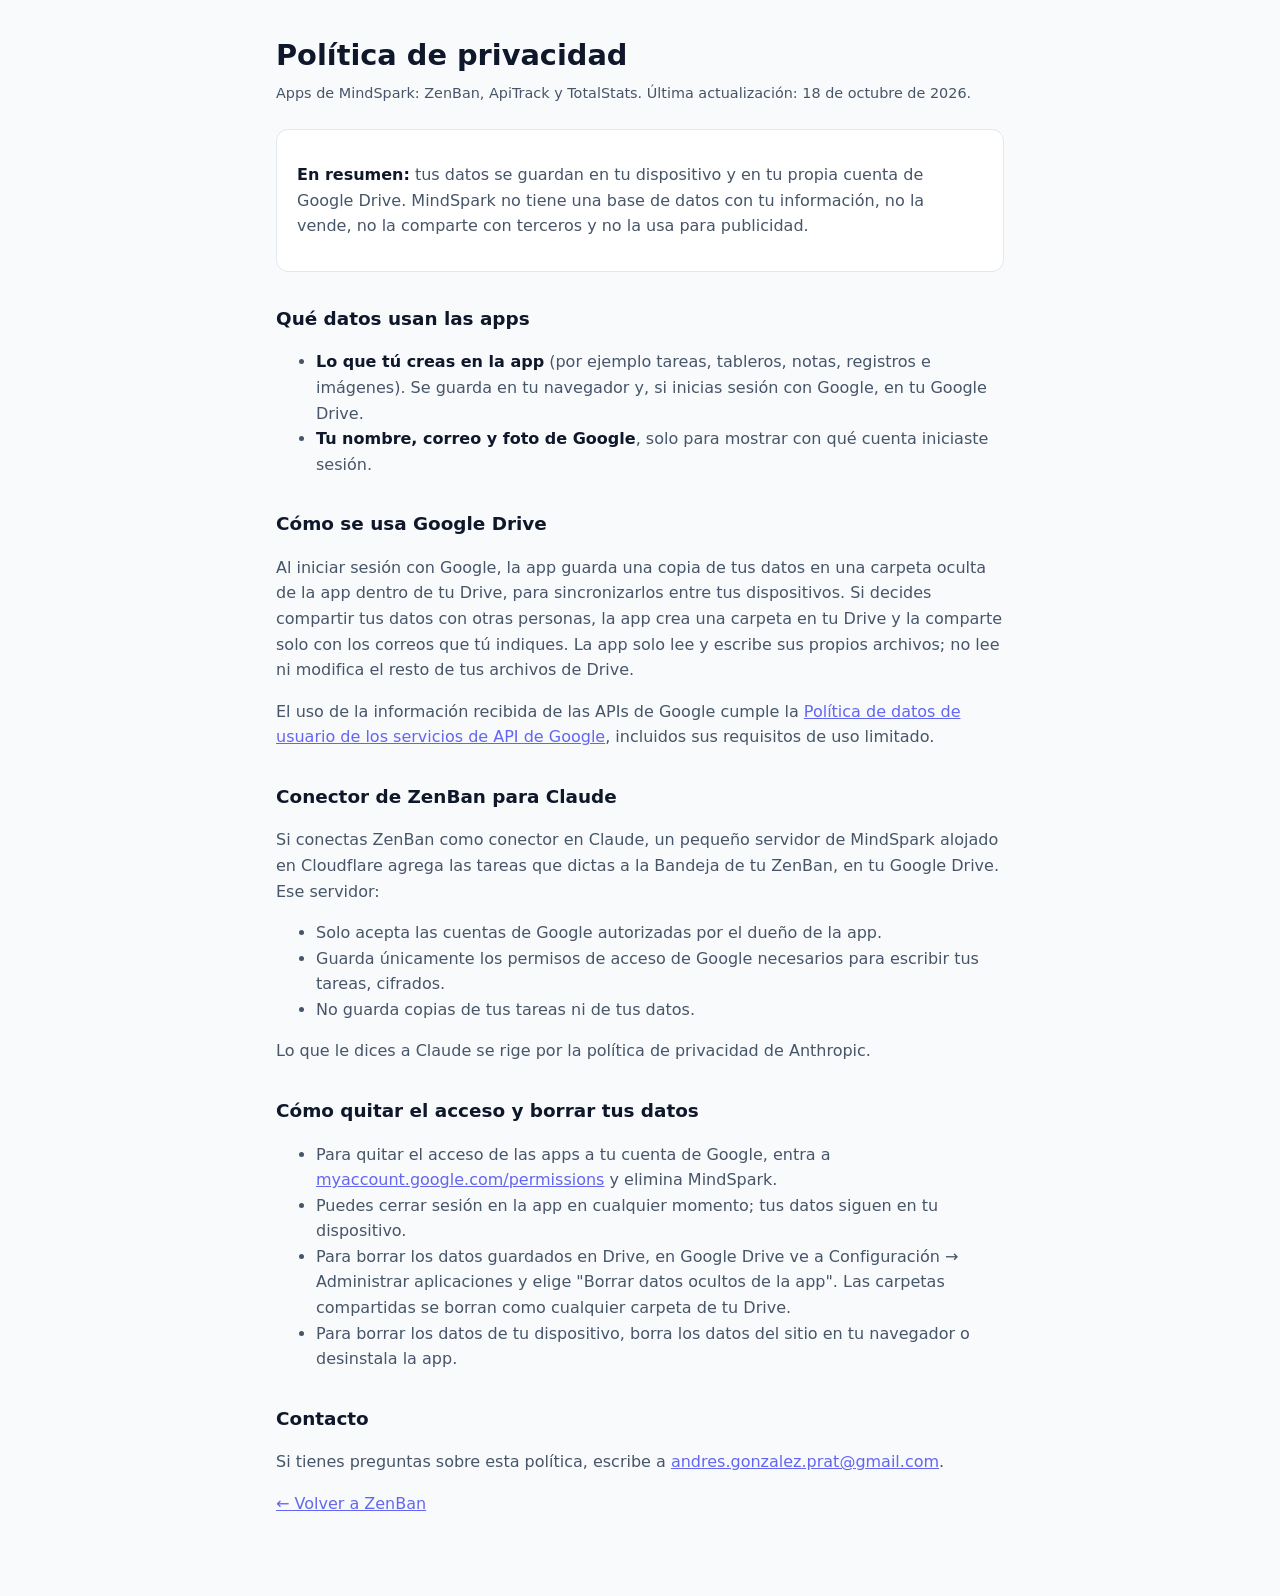
<file: privacidad.html>
<!DOCTYPE html>
<html lang="es">
<head>
  <meta charset="UTF-8">
  <meta name="viewport" content="width=device-width, initial-scale=1.0">
  <title>Política de privacidad • MindSpark</title>
  <link rel="icon" type="image/png" href="icons/favicon.png">
  <style>
    :root {
      --bg: #f8fafc;
      --surface: #ffffff;
      --text: #0f172a;
      --muted: #475569;
      --border: #e2e8f0;
      --accent: #6366f1;
    }
    @media (prefers-color-scheme: dark) {
      :root {
        --bg: #0f172a;
        --surface: #1e293b;
        --text: #e2e8f0;
        --muted: #94a3b8;
        --border: #334155;
        --accent: #818cf8;
      }
    }
    * { box-sizing: border-box; }
    body {
      margin: 0;
      background: var(--bg);
      color: var(--text);
      font-family: system-ui, -apple-system, 'Segoe UI', sans-serif;
      line-height: 1.6;
    }
    main {
      max-width: 760px;
      margin: 0 auto;
      padding: 32px 16px 64px;
    }
    h1 { font-size: 1.8rem; margin: 0 0 4px; }
    h2 { font-size: 1.15rem; margin: 32px 0 8px; }
    p, li { color: var(--muted); }
    strong { color: var(--text); }
    .updated { font-size: 0.9rem; margin: 0 0 24px; }
    .card {
      background: var(--surface);
      border: 1px solid var(--border);
      border-radius: 12px;
      padding: 16px 20px;
    }
    a { color: var(--accent); }
    code { font-size: 0.9em; }
  </style>
</head>
<body>
  <main>
    <h1>Política de privacidad</h1>
    <p class="updated">Apps de MindSpark: ZenBan, ApiTrack y TotalStats. Última actualización: 18 de octubre de 2026.</p>

    <div class="card">
      <p><strong>En resumen:</strong> tus datos se guardan en tu dispositivo y en tu propia cuenta de Google Drive. MindSpark no tiene una base de datos con tu información, no la vende, no la comparte con terceros y no la usa para publicidad.</p>
    </div>

    <h2>Qué datos usan las apps</h2>
    <ul>
      <li><strong>Lo que tú creas en la app</strong> (por ejemplo tareas, tableros, notas, registros e imágenes). Se guarda en tu navegador y, si inicias sesión con Google, en tu Google Drive.</li>
      <li><strong>Tu nombre, correo y foto de Google</strong>, solo para mostrar con qué cuenta iniciaste sesión.</li>
    </ul>

    <h2>Cómo se usa Google Drive</h2>
    <p>Al iniciar sesión con Google, la app guarda una copia de tus datos en una carpeta oculta de la app dentro de tu Drive, para sincronizarlos entre tus dispositivos. Si decides compartir tus datos con otras personas, la app crea una carpeta en tu Drive y la comparte solo con los correos que tú indiques. La app solo lee y escribe sus propios archivos; no lee ni modifica el resto de tus archivos de Drive.</p>
    <p>El uso de la información recibida de las APIs de Google cumple la <a href="https://developers.google.com/terms/api-services-user-data-policy" target="_blank" rel="noopener">Política de datos de usuario de los servicios de API de Google</a>, incluidos sus requisitos de uso limitado.</p>

    <h2>Conector de ZenBan para Claude</h2>
    <p>Si conectas ZenBan como conector en Claude, un pequeño servidor de MindSpark alojado en Cloudflare agrega las tareas que dictas a la Bandeja de tu ZenBan, en tu Google Drive. Ese servidor:</p>
    <ul>
      <li>Solo acepta las cuentas de Google autorizadas por el dueño de la app.</li>
      <li>Guarda únicamente los permisos de acceso de Google necesarios para escribir tus tareas, cifrados.</li>
      <li>No guarda copias de tus tareas ni de tus datos.</li>
    </ul>
    <p>Lo que le dices a Claude se rige por la política de privacidad de Anthropic.</p>

    <h2>Cómo quitar el acceso y borrar tus datos</h2>
    <ul>
      <li>Para quitar el acceso de las apps a tu cuenta de Google, entra a <a href="https://myaccount.google.com/permissions" target="_blank" rel="noopener">myaccount.google.com/permissions</a> y elimina MindSpark.</li>
      <li>Puedes cerrar sesión en la app en cualquier momento; tus datos siguen en tu dispositivo.</li>
      <li>Para borrar los datos guardados en Drive, en Google Drive ve a Configuración → Administrar aplicaciones y elige "Borrar datos ocultos de la app". Las carpetas compartidas se borran como cualquier carpeta de tu Drive.</li>
      <li>Para borrar los datos de tu dispositivo, borra los datos del sitio en tu navegador o desinstala la app.</li>
    </ul>

    <h2>Contacto</h2>
    <p>Si tienes preguntas sobre esta política, escribe a <a href="mailto:andres.gonzalez.prat@gmail.com">andres.gonzalez.prat@gmail.com</a>.</p>

    <p><a href="./">← Volver a ZenBan</a></p>
  </main>
</body>
</html>
</file>
<file: styles.css>
/* ==========================================================================
   ZenBan • Premium Kanban & Todo Design System
   ========================================================================== */

:root {
  /* Color Palette - Modern Dark Slate & Vibrant Neon Accents */
  --bg-app: #0b0f17;
  --bg-viewport: #0f172a;
  --bg-surface: #1e293b;
  --bg-surface-elevated: #283548;
  --bg-surface-hover: #334155;
  --bg-glass: rgba(30, 41, 59, 0.75);
  --bg-glass-heavy: rgba(15, 23, 42, 0.88);
  
  --border-subtle: rgba(255, 255, 255, 0.08);
  --border-medium: rgba(255, 255, 255, 0.15);
  --border-focus: #6366f1;

  --text-main: #f8fafc;
  --text-muted: #94a3b8;
  --text-dim: #64748b;
  --text-inverse: #0f172a;

  /* Brand Accents */
  --accent-primary: #6366f1;
  --accent-primary-hover: #4f46e5;
  --accent-primary-light: rgba(99, 102, 241, 0.15);
  --accent-glow: rgba(99, 102, 241, 0.35);

  --accent-success: #10b981;
  --accent-success-light: rgba(16, 185, 129, 0.15);
  --accent-warning: #f59e0b;
  --accent-warning-light: rgba(245, 158, 11, 0.15);
  --accent-danger: #ef4444;
  --accent-danger-light: rgba(239, 68, 68, 0.15);
  --accent-purple: #a855f7;

  /* Shadows */
  --shadow-sm: 0 2px 4px rgba(0, 0, 0, 0.3);
  --shadow-md: 0 4px 14px rgba(0, 0, 0, 0.4);
  --shadow-lg: 0 10px 30px rgba(0, 0, 0, 0.5);
  --shadow-xl: 0 20px 45px rgba(0, 0, 0, 0.65);
  --shadow-glow: 0 0 25px rgba(99, 102, 241, 0.25);

  /* Geometry & Transitions */
  --radius-xs: 6px;
  --radius-sm: 8px;
  --radius-md: 12px;
  --radius-lg: 16px;
  --radius-full: 9999px;
  --transition-fast: 0.15s cubic-bezier(0.4, 0, 0.2, 1);
  --transition-normal: 0.25s cubic-bezier(0.4, 0, 0.2, 1);
  --transition-spring: 0.35s cubic-bezier(0.34, 1.56, 0.64, 1);
}

/* Light Theme Variables */
body.theme-light {
  --bg-app: #f1f5f9;
  --bg-viewport: #e2e8f0;
  --bg-surface: #ffffff;
  --bg-surface-elevated: #f8fafc;
  --bg-surface-hover: #f1f5f9;
  --bg-glass: rgba(255, 255, 255, 0.85);
  --bg-glass-heavy: rgba(255, 255, 255, 0.95);

  --border-subtle: rgba(0, 0, 0, 0.08);
  --border-medium: rgba(0, 0, 0, 0.14);
  --border-focus: #4f46e5;

  --text-main: #0f172a;
  --text-muted: #475569;
  --text-dim: #94a3b8;
  --text-inverse: #ffffff;

  --shadow-sm: 0 2px 4px rgba(0, 0, 0, 0.05);
  --shadow-md: 0 4px 12px rgba(0, 0, 0, 0.08);
  --shadow-lg: 0 10px 25px rgba(0, 0, 0, 0.1);
  --shadow-xl: 0 20px 35px rgba(0, 0, 0, 0.15);
  --shadow-glow: 0 0 20px rgba(99, 102, 241, 0.15);
}

/* Base Reset & Core Styles */
*, *::before, *::after {
  box-sizing: border-box;
  margin: 0;
  padding: 0;
  -webkit-tap-highlight-color: transparent;
}

html, body {
  width: 100%;
  height: 100%;
  overflow: hidden;
  font-family: 'Plus Jakarta Sans', -apple-system, BlinkMacSystemFont, "Segoe UI", Roboto, sans-serif;
  font-size: 14px;
  line-height: 1.5;
  color: var(--text-main);
  background-color: var(--bg-app);
  user-select: none;
}

h1, h2, h3, h4, .brand-title {
  font-family: 'Outfit', sans-serif;
  letter-spacing: -0.02em;
}

/* App Layout Grid */
.app-container {
  display: flex;
  flex-direction: column;
  width: 100vw;
  height: 100vh;
  height: 100dvh; /* en el celular: el alto que de verdad se ve (sin la barra del navegador) */
  /* --app-h lo mide app.js (syncAppHeight): en algunos inicios de Chrome en Android 100dvh quedaba más alto
     que la pantalla y la barra de zoom quedaba fuera hasta girar el celular */
  height: var(--app-h, 100dvh);
  position: relative;
  overflow: hidden;
}

/* ==========================================================================
   Header & Top Controls
   ========================================================================== */
.app-header {
  height: 64px;
  background: var(--bg-glass-heavy);
  backdrop-filter: blur(16px);
  -webkit-backdrop-filter: blur(16px);
  border-bottom: 1px solid var(--border-subtle);
  display: flex;
  align-items: center;
  justify-content: space-between;
  padding: 0 1.25rem;
  z-index: 100;
  gap: 1rem;
}

.header-left {
  display: flex;
  align-items: center;
  gap: 1.25rem;
}

.brand {
  position: relative;
  display: flex;
  align-items: center;
  gap: 0.65rem;
  cursor: pointer;
}

/* Globo con la versión al tocar el logo */
.brand-version {
  position: absolute;
  top: calc(100% + 8px);
  left: 0;
  z-index: 200;
  white-space: nowrap;
  background: var(--bg-surface);
  border: 1px solid var(--border-subtle);
  border-radius: var(--radius-md);
  box-shadow: var(--shadow-sm);
  padding: 0.45rem 0.8rem;
  color: var(--text-muted);
  font-size: 0.78rem;
  font-variant-numeric: tabular-nums;
  cursor: default;
}

.brand-version[hidden] {
  display: none;
}

.brand-version a {
  color: var(--accent-primary);
  text-decoration: none;
}

.brand-settings-btn {
  display: block;
  width: 100%;
  margin-top: 0.4rem;
  padding: 0.4rem 0.6rem;
  background: transparent;
  border: 1px solid var(--border-subtle);
  border-radius: var(--radius-sm);
  color: var(--text-main);
  font: inherit;
  text-align: left;
  cursor: pointer;
}

.brand-settings-btn:hover {
  background: var(--bg-surface-hover);
}

.brand-icon {
  width: 36px;
  height: 36px;
  border-radius: var(--radius-sm);
  background: linear-gradient(135deg, var(--accent-primary) 0%, #818cf8 100%);
  display: flex;
  align-items: center;
  justify-content: center;
  color: #fff;
  box-shadow: 0 4px 12px var(--accent-glow);
}

.brand-icon svg {
  width: 20px;
  height: 20px;
}

.brand-title-wrap {
  display: flex;
  flex-direction: column;
}

.brand-title {
  font-size: 1.2rem;
  font-weight: 700;
  line-height: 1.1;
  color: var(--text-main);
}

.brand-title span {
  color: var(--accent-primary);
}

.brand-tag {
  font-size: 0.65rem;
  text-transform: uppercase;
  letter-spacing: 0.08em;
  color: var(--text-muted);
  font-weight: 600;
}

/* Con sesión iniciada muestra cuánto hace de la última sincronización */
.brand-tag[data-status] {
  text-transform: none;
  letter-spacing: 0.01em;
  font-size: 0.7rem;
  white-space: nowrap;
}

.brand-tag[data-status="ok"] { color: #10b981; }
.brand-tag[data-status="syncing"] { color: var(--accent-primary); }
.brand-tag[data-status="error"],
.brand-tag[data-status="expired"],
.brand-tag[data-status="pending"],
.brand-tag[data-status="offline"] { color: #f59e0b; }

/* Quick Stats */
.quick-stats {
  display: flex;
  align-items: center;
  gap: 0.5rem;
}

.stat-pill {
  padding: 0.25rem 0.65rem;
  background: var(--bg-surface);
  border: 1px solid var(--border-subtle);
  border-radius: var(--radius-full);
  font-size: 0.75rem;
  color: var(--text-muted);
  display: inline-flex;
  align-items: center;
  gap: 0.3rem;
}

.stat-pill .stat-num {
  font-weight: 700;
  color: var(--text-main);
}

.stat-pill.completed {
  border-color: rgba(16, 185, 129, 0.3);
  background: var(--accent-success-light);
  color: var(--accent-success);
}
.stat-pill.completed .stat-num {
  color: var(--accent-success);
}

/* Header Center: Search & Filter */
.header-center {
  display: flex;
  align-items: center;
  gap: 0.75rem;
  flex: 1;
  max-width: 680px;
}

.search-box {
  position: relative;
  flex: 1;
  display: flex;
  align-items: center;
}

.search-icon {
  position: absolute;
  left: 0.85rem;
  width: 16px;
  height: 16px;
  color: var(--text-dim);
  pointer-events: none;
}

.search-box input {
  width: 100%;
  height: 38px;
  padding: 0 2rem 0 2.4rem;
  background: var(--bg-surface);
  border: 1px solid var(--border-subtle);
  border-radius: var(--radius-md);
  color: var(--text-main);
  font-size: 0.85rem;
  outline: none;
  transition: all var(--transition-fast);
}

.search-box input:focus {
  border-color: var(--accent-primary);
  box-shadow: 0 0 0 3px var(--accent-primary-light);
}

.clear-search-btn {
  position: absolute;
  right: 0.65rem;
  background: none;
  border: none;
  color: var(--text-dim);
  font-size: 1.1rem;
  cursor: pointer;
  line-height: 1;
}

.filter-dropdown-wrap {
  position: relative;
}

.select-filter {
  height: 38px;
  padding: 0 1rem;
  background: var(--bg-surface);
  border: 1px solid var(--border-subtle);
  border-radius: var(--radius-md);
  color: var(--text-muted);
  font-size: 0.82rem;
  font-weight: 500;
  cursor: pointer;
  outline: none;
  transition: all var(--transition-fast);
}

.select-filter:hover, .select-filter:focus {
  border-color: var(--border-medium);
  color: var(--text-main);
}

/* Header Right: Buttons */
.header-right {
  display: flex;
  align-items: center;
  gap: 0.65rem;
}

/* General Buttons */
.btn {
  display: inline-flex;
  align-items: center;
  justify-content: center;
  gap: 0.45rem;
  height: 38px;
  padding: 0 1rem;
  border-radius: var(--radius-md);
  font-size: 0.85rem;
  font-weight: 600;
  cursor: pointer;
  border: none;
  outline: none;
  transition: all var(--transition-fast);
  white-space: nowrap;
}

.btn svg {
  width: 17px;
  height: 17px;
}

.btn-primary {
  background: linear-gradient(135deg, var(--accent-primary) 0%, #4f46e5 100%);
  color: #fff;
  box-shadow: 0 4px 14px var(--accent-glow);
}

.btn-primary:hover {
  transform: translateY(-1px);
  box-shadow: 0 6px 18px var(--accent-glow);
}

.btn-primary:active {
  transform: translateY(1px);
}

.btn-secondary {
  background: var(--bg-surface);
  color: var(--text-main);
  border: 1px solid var(--border-subtle);
}

.btn-secondary:hover {
  background: var(--bg-surface-hover);
  border-color: var(--border-medium);
}

.btn-ghost {
  background: transparent;
  color: var(--text-muted);
}

.btn-ghost:hover {
  color: var(--text-main);
  background: var(--bg-surface);
}

.btn-danger {
  background: var(--accent-danger);
  color: #fff;
}

.btn-danger:hover {
  background: #dc2626;
}

/* Install App Button */
.btn-install {
  background: linear-gradient(135deg, #10b981 0%, #059669 100%);
  color: #ffffff;
  box-shadow: 0 4px 14px rgba(16, 185, 129, 0.35);
  border: 1px solid rgba(255, 255, 255, 0.15);
  font-weight: 700;
  animation: subtlePulse 4s infinite ease-in-out;
}

.btn-install:hover {
  transform: translateY(-1px);
  box-shadow: 0 6px 18px rgba(16, 185, 129, 0.5);
}

.btn-install:active {
  transform: translateY(1px);
}

@keyframes subtlePulse {
  0%, 100% {
    box-shadow: 0 4px 14px rgba(16, 185, 129, 0.35);
  }
  50% {
    box-shadow: 0 4px 20px rgba(16, 185, 129, 0.65);
  }
}

.btn-sm {
  height: 32px;
  padding: 0 0.75rem;
  font-size: 0.78rem;
}

.btn-icon {
  width: 38px;
  height: 38px;
  padding: 0;
  background: var(--bg-surface);
  border: 1px solid var(--border-subtle);
  color: var(--text-muted);
  border-radius: var(--radius-md);
}

.btn-icon:hover {
  color: var(--text-main);
  border-color: var(--border-medium);
}

/* Theme Icons Toggle */
.sun-icon { display: none; }
.moon-icon { display: block; }

body.theme-light .sun-icon { display: block; }
body.theme-light .moon-icon { display: none; }

/* ==========================================================================
   Viewport Area & Interactive Canvas (Zoom & Pan)
   ========================================================================== */
.viewport-area {
  flex: 1;
  touch-action: none; /* los gestos del dedo los maneja la app (las columnas siguen desplazándose) */
  width: 100%;
  height: calc(100vh - 64px);
  height: calc(100dvh - 64px);
  height: calc(var(--app-h, 100dvh) - 64px);
  position: relative;
  overflow: hidden;
  background-color: var(--bg-viewport);
  background-image: radial-gradient(var(--border-subtle) 1px, transparent 1px);
  background-size: 24px 24px;
  cursor: default;
}

/* Fondo elegido para el lienzo del proyecto */
.viewport-area.has-canvas-color {
  background-image: radial-gradient(var(--canvas-dot) 1px, transparent 1px);
}

.viewport-area.pan-mode {
  cursor: grab !important;
}

.viewport-area.is-panning {
  cursor: grabbing !important;
}

/* The Zoom Canvas element that transforms */
.zoom-canvas {
  position: absolute;
  top: 0;
  left: 0;
  width: 100%;
  height: 100%;
  transform-origin: 0 0;
  pointer-events: auto;
}

/* Solo mientras se mueve o hace zoom (lo pone applyTransform). Con will-change permanente el navegador
   congela la resolución a la que pintó el lienzo la primera vez: al alejarse pinta mucho más detalle del
   necesario y en el celular se agotaba la memoria gráfica (trozos, barras que desaparecen, toques lentos).
   Al quitarlo, vuelve a pintar una vez a la resolución justa para el zoom actual. */
.zoom-canvas.is-transforming {
  will-change: transform;
}

/* Kanban Board Container inside Canvas */
.kanban-board {
  display: inline-flex;
  align-items: flex-start;
  gap: 1.25rem;
  padding: 2rem 2.5rem 6rem 2.5rem;
  min-width: 100%;
  min-height: 100%;
  position: relative;
  /* Sin z-index: así las imágenes de los tableros (.board-image-tab, z-index 4) quedan sobre las tarjetas y
     demás objetos del lienzo. Los tableros siguen sobre las imágenes de fondo por ir después en el HTML. */
  /* El espacio vacío del tablero deja pasar clics a las imágenes de fondo */
  pointer-events: none;
}

.kanban-board > * {
  pointer-events: auto;
}

/* ==========================================================================
   Kanban Columns
   ========================================================================== */
.kanban-column {
  width: 330px;
  min-width: 330px;
  background: var(--bg-surface);
  border: 1px solid var(--border-subtle);
  border-radius: var(--radius-lg);
  display: flex;
  flex-direction: column;
  /* Alto de la columna según la pantalla, pero nunca menos de 620 px: en una pantalla baja (celular en
     horizontal) se verían una o dos tareas; como el lienzo tiene zoom, se aleja para verla entera */
  max-height: max(calc(100vh - 120px), 620px);
  box-shadow: var(--shadow-md);
  transition: border-color var(--transition-fast), box-shadow var(--transition-fast);
}

.kanban-column:hover {
  border-color: var(--border-medium);
}

.column-header {
  padding: 1rem 1.15rem 0.85rem;
  display: flex;
  align-items: center;
  justify-content: space-between;
  border-bottom: 1px solid var(--border-subtle);
  border-top-left-radius: var(--radius-lg);
  border-top-right-radius: var(--radius-lg);
  background: var(--bg-surface-elevated);
  position: relative;
}

.column-header::before {
  content: '';
  position: absolute;
  top: 0;
  left: 0;
  right: 0;
  height: 3px;
  border-top-left-radius: var(--radius-lg);
  border-top-right-radius: var(--radius-lg);
  background-color: var(--col-accent, var(--accent-primary));
}

.column-title-group {
  display: flex;
  align-items: center;
  gap: 0.6rem;
  overflow: hidden;
}

.column-color-dot {
  width: 10px;
  height: 10px;
  border-radius: 50%;
  background-color: var(--col-accent, var(--accent-primary));
  box-shadow: 0 0 8px var(--col-accent, var(--accent-primary));
  flex-shrink: 0;
}

.column-title {
  font-size: 1rem;
  font-weight: 700;
  color: var(--text-main);
  white-space: nowrap;
  overflow: hidden;
  text-overflow: ellipsis;
}

.column-count-badge {
  background: var(--bg-surface);
  border: 1px solid var(--border-subtle);
  padding: 0.1rem 0.5rem;
  border-radius: var(--radius-full);
  font-size: 0.72rem;
  font-weight: 700;
  color: var(--text-muted);
}

.column-actions {
  display: flex;
  align-items: center;
  gap: 0.25rem;
}

.col-btn {
  width: 28px;
  height: 28px;
  border-radius: var(--radius-xs);
  display: flex;
  align-items: center;
  justify-content: center;
  background: transparent;
  border: none;
  color: var(--text-dim);
  cursor: pointer;
  transition: all var(--transition-fast);
}

.col-btn:hover {
  background: var(--bg-surface-hover);
  color: var(--text-main);
}

/* Orden por prioridad: apagado se ve tenue; encendido, con el color de la columna */
.col-sort-btn {
  opacity: 0.45;
}

.kanban-column:hover .col-sort-btn {
  opacity: 0.8;
}

.col-sort-btn.is-on {
  opacity: 1;
  color: var(--col-accent, var(--accent-primary));
  background: color-mix(in srgb, var(--col-accent, #6366f1) 18%, transparent);
}

.col-btn svg {
  width: 16px;
  height: 16px;
}

/* Cards Container (Droppable) */
.column-cards {
  padding: 0.85rem;
  flex: 1;
  overflow-y: auto;
  overflow-x: hidden;
  min-height: 140px;
  display: flex;
  flex-direction: column;
  gap: 0.75rem;
}

/* Custom Scrollbar for columns */
.column-cards::-webkit-scrollbar {
  width: 5px;
}
.column-cards::-webkit-scrollbar-track {
  background: transparent;
}
.column-cards::-webkit-scrollbar-thumb {
  background: var(--border-medium);
  border-radius: 4px;
}
.column-cards::-webkit-scrollbar-thumb:hover {
  background: var(--text-dim);
}

/* Drop Indicator Line */
.drop-placeholder {
  height: 64px;
  border: 2px dashed var(--accent-primary);
  border-radius: var(--radius-md);
  background: var(--accent-primary-light);
  margin-bottom: 0.25rem;
  transition: all var(--transition-fast);
  pointer-events: none;
}

/* Column Empty State */
.column-empty {
  display: flex;
  flex-direction: column;
  align-items: center;
  justify-content: center;
  padding: 2.5rem 1rem;
  text-align: center;
  color: var(--text-dim);
  border: 1px dashed var(--border-subtle);
  border-radius: var(--radius-md);
  margin: 0.5rem 0;
  pointer-events: none;
}

.column-empty svg {
  width: 28px;
  height: 28px;
  margin-bottom: 0.5rem;
  opacity: 0.5;
}

.column-empty span {
  font-size: 0.8rem;
}

/* Add Card Button at Column Bottom */
.column-footer {
  padding: 0.65rem 0.85rem;
  border-top: 1px solid var(--border-subtle);
}

.btn-add-card {
  width: 100%;
  display: flex;
  align-items: center;
  justify-content: center;
  gap: 0.45rem;
  padding: 0.55rem;
  background: transparent;
  border: 1px dashed var(--border-subtle);
  border-radius: var(--radius-md);
  color: var(--text-muted);
  font-size: 0.82rem;
  font-weight: 600;
  cursor: pointer;
  transition: all var(--transition-fast);
}

.btn-add-card:hover {
  background: var(--bg-surface-elevated);
  border-color: var(--accent-primary);
  color: var(--accent-primary);
}

.btn-add-card svg {
  width: 15px;
  height: 15px;
}

/* ==========================================================================
   Kanban Task Cards
   ========================================================================== */
.kanban-card {
  background: var(--bg-surface-elevated);
  border: 1px solid var(--border-subtle);
  border-radius: var(--radius-md);
  padding: 0.85rem 0.95rem;
  cursor: grab;
  position: relative;
  display: flex;
  flex-direction: column;
  gap: 0.55rem;
  box-shadow: var(--shadow-sm);
  transition: transform var(--transition-fast), box-shadow var(--transition-fast), border-color var(--transition-fast);
  touch-action: pan-y; /* Allows vertical scrolling inside columns on mobile, handles drag via custom touch */
}

/* Mantener presionada una tarjeta (celular): se achica un poco hasta que se toma */
.kanban-card.is-pressing {
  transform: scale(0.97);
  transition: transform 0.35s ease-out;
  border-color: var(--accent-primary);
}

@media (hover: none) {
  .kanban-card {
    -webkit-user-select: none;
    user-select: none;
    -webkit-touch-callout: none;
  }
}

.kanban-card:hover {
  transform: translateY(-2px);
  border-color: var(--border-medium);
  box-shadow: var(--shadow-md);
}

.kanban-card:active {
  cursor: grabbing;
}

/* Card Completed Status Styling */
.kanban-card.is-completed {
  opacity: 0.75;
  background: rgba(16, 185, 129, 0.05);
  border-color: rgba(16, 185, 129, 0.3);
}

.kanban-card.is-completed .card-title {
  text-decoration: line-through;
  color: var(--text-muted);
}

/* Dragging States */
.kanban-card.is-dragging {
  opacity: 0.35;
  transform: scale(0.97);
  box-shadow: none;
}

.drag-ghost {
  position: fixed;
  pointer-events: none;
  z-index: 10000;
  width: 300px;
  box-shadow: var(--shadow-xl), 0 0 20px var(--accent-glow);
  transform: rotate(3deg) scale(1.03);
  border-color: var(--accent-primary) !important;
  transition: none !important;
}

/* Card Header: Priority & Completion Toggle */
.card-top {
  display: flex;
  align-items: center;
  justify-content: space-between;
  gap: 0.5rem;
}

.card-top-left {
  display: flex;
  align-items: center;
  gap: 0.45rem;
}

.card-check-btn {
  width: 20px;
  height: 20px;
  border-radius: 6px;
  border: 1.5px solid var(--border-medium);
  background: transparent;
  cursor: pointer;
  display: flex;
  align-items: center;
  justify-content: center;
  color: transparent;
  transition: all var(--transition-fast);
}

.card-check-btn:hover {
  border-color: var(--accent-success);
}

.kanban-card.is-completed .card-check-btn {
  background: var(--accent-success);
  border-color: var(--accent-success);
  color: #fff;
}

.card-check-btn svg {
  width: 13px;
  height: 13px;
}

/* Priority Badges */
.priority-badge {
  font-size: 0.7rem;
  font-weight: 700;
  padding: 0.15rem 0.5rem;
  border-radius: var(--radius-xs);
  text-transform: uppercase;
  letter-spacing: 0.03em;
  display: inline-flex;
  align-items: center;
  gap: 0.25rem;
}

.priority-urgent {
  background: var(--accent-danger-light);
  color: var(--accent-danger);
  border: 1px solid rgba(239, 68, 68, 0.3);
}

.priority-high {
  background: rgba(249, 115, 22, 0.15);
  color: #f97316;
  border: 1px solid rgba(249, 115, 22, 0.3);
}

.priority-medium {
  background: var(--accent-warning-light);
  color: var(--accent-warning);
  border: 1px solid rgba(245, 158, 11, 0.3);
}

.priority-low {
  background: var(--accent-success-light);
  color: var(--accent-success);
  border: 1px solid rgba(16, 185, 129, 0.3);
}

/* Recordatorio: sube sola a Alta y Urgente al acercarse su vencimiento */
.priority-reminder {
  background: rgba(139, 92, 246, 0.15);
  color: #a78bfa;
  border: 1px solid rgba(139, 92, 246, 0.35);
}

/* Tarea repetitiva (diaria, semanal, mensual) */
.repeat-badge {
  display: inline-flex;
  align-items: center;
  margin-left: 4px;
  padding: 0.1rem 0.4rem;
  border-radius: 999px;
  font-size: 0.62rem;
  font-weight: 700;
  color: #22d3ee;
  background: rgba(34, 211, 238, 0.12);
  border: 1px solid rgba(34, 211, 238, 0.3);
  white-space: nowrap;
}

/* Nota: sin prioridad, estilo neutro */
.priority-note {
  background: var(--bg-surface-hover);
  color: var(--text-muted);
  border: 1px solid var(--border-medium);
}

.card-menu-btn {
  background: none;
  border: none;
  color: var(--text-dim);
  cursor: pointer;
  padding: 0.2rem;
  border-radius: var(--radius-xs);
  line-height: 1;
}

.card-menu-btn:hover {
  color: var(--text-main);
  background: var(--bg-surface-hover);
}

.card-menu-btn svg {
  width: 16px;
  height: 16px;
}

/* Copiar la tarea / todas sus subtareas: aparece al pasar el mouse (siempre en táctil) */
.card-top-right {
  display: flex;
  align-items: center;
  gap: 2px;
}

.card-copy-btn,
.card-subtasks-copy {
  display: inline-flex;
  align-items: center;
  justify-content: center;
  background: none;
  border: none;
  color: var(--text-dim);
  cursor: pointer;
  padding: 0.2rem;
  border-radius: var(--radius-xs);
  line-height: 1;
  opacity: 0;
}

.card-copy-btn svg { width: 14px; height: 14px; }
.card-subtasks-copy svg { width: 12px; height: 12px; }

.kanban-card:hover .card-copy-btn,
.kanban-card:hover .card-subtasks-copy,
.card-copy-btn:focus-visible,
.card-subtasks-copy:focus-visible {
  opacity: 1;
}

.card-copy-btn:hover,
.card-subtasks-copy:hover {
  color: var(--text-main);
  background: var(--bg-surface-hover);
}

@media (pointer: coarse) {
  .card-copy-btn, .card-subtasks-copy { opacity: 0.7; }
}

.subtasks-info-right {
  display: inline-flex;
  align-items: center;
  gap: 4px;
}

.subtask-label-row {
  display: flex;
  align-items: center;
  justify-content: space-between;
  gap: 8px;
}

.subtask-label-row .btn {
  padding: 0.2rem 0.55rem;
  font-size: 0.78rem;
}

/* Card Content */
.card-title {
  font-size: 1.1rem;
  font-weight: 700;
  color: var(--text-main);
  line-height: 1.35;
  word-break: break-word;
}

.card-desc {
  font-size: 0.78rem;
  color: var(--text-muted);
  line-height: 1.4;
  display: -webkit-box;
  -webkit-line-clamp: 2;
  -webkit-box-orient: vertical;
  overflow: hidden;
  word-break: break-word;
  white-space: pre-wrap; /* conserva saltos de línea y sangrías del texto pegado */
}

/* Subtasks Progress Bar inside Card */
.card-subtasks {
  display: flex;
  flex-direction: column;
  gap: 0.3rem;
  background: var(--bg-surface);
  padding: 0.45rem 0.6rem;
  border-radius: var(--radius-xs);
  border: 1px solid var(--border-subtle);
}

/* Lista de subtareas en la tarjeta (se marcan tocándolas) */
.card-subtask-list {
  margin: 0.2rem 0 0;
  padding: 0;
  list-style: none;
  display: flex;
  flex-direction: column;
  gap: 1px;
}

.card-subtask {
  display: flex;
  align-items: flex-start;
  gap: 0.35rem;
  width: 100%;
  padding: 0.15rem 0.2rem;
  background: none;
  border: none;
  border-radius: var(--radius-xs);
  color: var(--text-main);
  font: inherit;
  font-size: 0.75rem;
  line-height: 1.35;
  text-align: left;
  cursor: pointer;
}

.card-subtask:hover {
  background: var(--bg-surface-hover);
}

.card-subtask-box {
  flex-shrink: 0;
  color: var(--text-muted);
}

.card-subtask-text {
  flex: 1;
  min-width: 0;
  overflow-wrap: anywhere;
}

/* Copiar el texto de la subtarea sin abrir la tarea: aparece al pasar el mouse (siempre en táctil) */
.card-subtask-copy {
  flex-shrink: 0;
  display: inline-flex;
  align-items: center;
  justify-content: center;
  width: 1.3rem;
  height: 1.3rem;
  margin: -0.1rem 0;
  padding: 0;
  background: none;
  border: none;
  border-radius: var(--radius-xs);
  color: var(--text-muted);
  cursor: pointer;
  opacity: 0;
}

.card-subtask-copy svg {
  width: 0.8rem;
  height: 0.8rem;
}

.card-subtask:hover .card-subtask-copy,
.card-subtask-copy:focus-visible {
  opacity: 1;
}

.card-subtask-copy:hover {
  color: var(--text-main);
  background: var(--bg-surface);
}

@media (pointer: coarse) {
  .card-subtask-copy { opacity: 0.7; }
}

/* Direcciones web convertidas en links */
.auto-link {
  color: #60a5fa;
  text-decoration: underline;
  text-underline-offset: 2px;
  overflow-wrap: anywhere;
  cursor: pointer;
}

.auto-link:hover {
  color: #93c5fd;
}

/* Nombres de los links (ventana "Links") */
.link-names-btn {
  margin-top: 0.4rem;
  padding: 0.3rem 0.6rem;
  font-size: 0.8rem;
  align-self: flex-start;
}

.link-names-help {
  margin: 0;
  font-size: 0.85rem;
  color: var(--text-muted);
}

.link-names-list {
  max-height: 55vh;
  overflow-y: auto;
}

.link-name-url {
  display: block;
  overflow: hidden;
  text-overflow: ellipsis;
  white-space: nowrap;
  font-size: 0.78rem;
  color: var(--text-muted);
}

.link-name-options {
  display: flex;
  align-items: center;
  flex-wrap: wrap;
  gap: 8px;
  margin-top: 6px;
}

.link-name-hide {
  display: inline-flex;
  align-items: center;
  gap: 6px;
  font-size: 0.8rem;
  color: var(--text-muted);
  cursor: pointer;
}

.link-name-row.is-hidden-link input[type="text"] {
  opacity: 0.4;
}

.link-name-thumb {
  position: relative;
  display: inline-flex;
}

.link-name-thumb img {
  height: 40px;
  max-width: 90px;
  object-fit: cover;
  border-radius: 6px;
}

.link-name-thumb-x {
  position: absolute;
  top: -6px;
  right: -6px;
  width: 18px;
  height: 18px;
  border-radius: 50%;
  border: none;
  background: #ef4444;
  color: #fff;
  font-size: 12px;
  line-height: 18px;
  padding: 0;
  cursor: pointer;
}

/* Link o tablero donde se va a soltar una imagen */
.auto-link.is-image-drop,
.board-header.is-image-drop,
.board-image-tab.is-image-drop {
  outline: calc(3px * var(--inv-zoom, 1)) dashed #22c55e;
  outline-offset: 3px;
  background-color: rgba(34, 197, 94, 0.15);
  border-radius: 8px;
}

/* Link mostrado como imagen */
.auto-link.link-image {
  position: relative;
  display: inline-block;
  text-decoration: none;
  vertical-align: middle;
  border-radius: 8px;
  overflow: hidden;
}

/* Espacio de Google Drive en el globo del logo */
.drive-info {
  display: flex;
  flex-direction: column;
  gap: 4px;
  margin-top: 4px;
  padding: 8px 10px;
  border-radius: 10px;
  background: var(--bg-surface-hover);
  border: 1px solid var(--border-subtle);
  min-width: 220px;
}

.drive-info[hidden] {
  display: none;
}

.drive-info-title {
  font-size: 0.78rem;
  font-weight: 700;
  color: var(--text-main);
}

.drive-info small {
  font-size: 0.72rem;
  color: var(--text-muted);
  line-height: 1.35;
}

.drive-info-bar {
  display: block;
  height: 6px;
  border-radius: 999px;
  background: var(--border-medium);
  overflow: hidden;
}

.drive-info-bar span {
  display: block;
  height: 100%;
  background: #10b981;
}

.drive-info-bar span.is-high { background: #f59e0b; }
.drive-info-bar span.is-full { background: #ef4444; }

/* PDF y documentos de Google: se ven como etiquetas con su color */
.auto-link.file-link:not(.link-image),
.auto-link.gdoc-link:not(.link-image) {
  display: inline-block;
  padding: 0.1em 0.55em;
  border-radius: 8px;
  text-decoration: none;
  font-weight: 600;
  border: 1px solid;
}

.auto-link.file-link:not(.link-image) { background: rgba(239, 68, 68, 0.14); border-color: rgba(239, 68, 68, 0.4); color: #fca5a5; }
.auto-link.gdoc-doc:not(.link-image) { background: rgba(66, 133, 244, 0.16); border-color: rgba(66, 133, 244, 0.45); color: #93c5fd; }
.auto-link.gdoc-sheet:not(.link-image) { background: rgba(15, 157, 88, 0.16); border-color: rgba(15, 157, 88, 0.45); color: #86efac; }
.auto-link.gdoc-slides:not(.link-image) { background: rgba(244, 180, 0, 0.16); border-color: rgba(244, 180, 0, 0.45); color: #fcd34d; }

.canvas-menu .menu-emoji {
  flex: 0 0 16px;
  width: 16px;
  text-align: center;
  font-size: 0.95rem;
}

/* Link interno (salta a otro proyecto): se ve como una etiqueta */
.auto-link.internal-link:not(.link-image) {
  display: inline-block;
  padding: 0.05em 0.5em;
  border-radius: 999px;
  background: rgba(139, 92, 246, 0.18);
  border: 1px solid rgba(139, 92, 246, 0.45);
  color: #c4b5fd;
  text-decoration: none;
  font-weight: 600;
}

.auto-link.internal-link:not(.link-image):hover {
  background: rgba(139, 92, 246, 0.3);
  color: #ede9fe;
}

.internal-link-body {
  padding: 1rem 1.5rem 1.5rem;
  display: flex;
  flex-direction: column;
  gap: 0.75rem;
  overflow-y: auto;
}

.internal-link-list {
  display: flex;
  flex-direction: column;
  gap: 4px;
}

.internal-link-item {
  display: flex;
  align-items: center;
  gap: 8px;
  padding: 10px 12px;
  border-radius: 10px;
  border: 1px solid var(--border-subtle);
  background: var(--bg-surface-hover);
  color: var(--text-main);
  font: inherit;
  font-size: 0.9rem;
  text-align: left;
  cursor: pointer;
}

.internal-link-item:hover {
  border-color: var(--accent-primary);
}

.internal-link-item.is-board {
  margin-left: 18px;
  font-size: 0.85rem;
  padding: 7px 12px;
}

.internal-link-item small {
  margin-left: auto;
  color: var(--text-dim);
}

.internal-link-section {
  margin-top: 8px;
  font-size: 0.72rem;
  font-weight: 700;
  text-transform: uppercase;
  letter-spacing: 0.04em;
  color: #10b981;
}

/* Links del lienzo y las tarjetas: mantenerlos apretados mueve el objeto (sin menú del navegador) */
.canvas-text a,
.kanban-card a {
  -webkit-touch-callout: none;
  -webkit-user-drag: none;
}

/* Texto sobre la imagen del link */
.link-image-caption {
  position: absolute;
  left: 0;
  right: 0;
  bottom: 0;
  padding: 1.2em 0.5em 0.35em;
  background: linear-gradient(transparent, rgba(0, 0, 0, 0.78));
  color: #fff;
  font-weight: 700;
  line-height: 1.2;
  text-shadow: 0 1px 2px rgba(0, 0, 0, 0.6);
  overflow-wrap: anywhere;
}

.auto-link.link-image img {
  display: block;
  /* El tamaño sigue a la letra (em): si se agranda el texto, la imagen crece con él */
  width: 14em;
  max-width: 100%;
  height: auto;
  max-height: 14em;
  border-radius: 8px;
  object-fit: cover;
}

/* Vista previa de videos de YouTube: tocarla abre el video */
.yt-previews {
  display: flex;
  flex-direction: column;
  gap: 0.35rem;
  margin: 0.4rem 0;
  white-space: normal;
}

.yt-preview {
  position: relative;
  display: block;
  width: 100%;
  max-width: 20em;
  aspect-ratio: 16 / 9;
  overflow: hidden;
  border-radius: var(--radius-xs, 6px);
  background: #000;
  line-height: 0;
}

.yt-preview img {
  width: 100%;
  height: 100%;
  object-fit: cover;
  display: block;
}

.yt-play {
  position: absolute;
  left: 50%;
  top: 50%;
  width: 3em;
  height: 2.1em;
  transform: translate(-50%, -50%);
  border-radius: 0.6em;
  background: rgba(220, 0, 0, 0.9);
}

.yt-play::after {
  content: '';
  position: absolute;
  left: 50%;
  top: 50%;
  transform: translate(-35%, -50%);
  border-style: solid;
  border-width: 0.5em 0 0.5em 0.85em;
  border-color: transparent transparent transparent #fff;
}

.yt-preview:hover .yt-play {
  background: #f00;
}

.kanban-card .yt-preview {
  font-size: 0.7rem;
}

/* En los textos del lienzo la miniatura acompaña al tamaño de la letra */
.canvas-text .yt-preview {
  max-width: 12em;
}

/* Listas de reproducción de YouTube: portada con la cantidad de videos y la lista como en YouTube */
.yt-playlist {
  width: 100%;
  max-width: 26em;
  border-radius: 10px;
  background: rgba(15, 15, 15, 0.92);
  color: #f1f1f1;
  overflow: hidden;
  font-size: 0.8rem;
  line-height: 1.3;
  white-space: normal;
}

.canvas-text .yt-playlist {
  font-size: 0.55em;
  max-width: 34em;
}

.yt-playlist a {
  color: inherit;
  text-decoration: none;
}

.yt-playlist-head {
  display: flex;
  align-items: center;
  gap: 0.6em;
  padding: 0.5em;
}

.yt-playlist.is-compact .yt-playlist-head {
  flex-direction: column;
  align-items: stretch;
}

.yt-playlist-cover {
  position: relative;
  flex-shrink: 0;
  width: 9em;
  aspect-ratio: 16 / 9;
  border-radius: 6px;
  overflow: hidden;
  background: #272727;
}

.yt-playlist.is-compact .yt-playlist-cover {
  width: 100%;
}

.yt-playlist-cover img {
  width: 100%;
  height: 100%;
  object-fit: cover;
  display: block;
}

.yt-playlist-count {
  position: absolute;
  right: 0;
  top: 0;
  bottom: 0;
  width: 42%;
  display: flex;
  align-items: center;
  justify-content: center;
  text-align: center;
  background: rgba(0, 0, 0, 0.72);
  font-weight: 600;
  font-size: 0.9em;
}

.yt-playlist-info {
  display: flex;
  flex-direction: column;
  gap: 0.15em;
  min-width: 0;
}

.yt-playlist-info b,
.yt-pl-text b {
  overflow: hidden;
  display: -webkit-box;
  -webkit-line-clamp: 2;
  -webkit-box-orient: vertical;
}

.yt-playlist-info b { font-weight: 700; }
.yt-pl-text b { font-weight: 500; }

.yt-playlist-info small,
.yt-pl-text small {
  color: #aaa;
  font-size: 0.9em;
}

.yt-pl-items {
  display: flex;
  flex-direction: column;
  max-height: 26em;
  overflow-y: auto;
  border-top: 1px solid rgba(255, 255, 255, 0.1);
}

/* En el lienzo se ve la lista completa (sin barra de desplazamiento) */
.canvas-text .yt-pl-items {
  max-height: none;
  overflow: visible;
}

.yt-pl-item {
  display: flex;
  align-items: center;
  gap: 0.6em;
  padding: 0.35em 0.5em;
}

/* Fila de un video: casilla de "visto" + el video */
.yt-pl-row {
  display: flex;
  align-items: center;
}

.yt-pl-row .yt-pl-item {
  flex: 1;
  min-width: 0;
  padding-left: 0.2em;
}

/* Casilla de "visto": grande y con la marca del color elegido (⚙️ Configuración; verde por defecto) */
.yt-pl-check {
  flex-shrink: 0;
  display: flex;
  align-items: center;
  justify-content: center;
  /* Tamaño: una fracción del ancho de la miniatura (8em), mínimo 1/4 */
  --yt-check-box: calc(8em * var(--yt-check-scale, 0.3));
  width: calc(var(--yt-check-box) + 0.9em);
  align-self: stretch;
  cursor: pointer;
}

.yt-pl-check input {
  appearance: none;
  -webkit-appearance: none;
  position: relative;
  flex-shrink: 0;
  width: var(--yt-check-box);
  height: var(--yt-check-box);
  margin: 0;
  border: 0.14em solid rgba(255, 255, 255, 0.55);
  border-radius: 0.3em;
  background: rgba(255, 255, 255, 0.06);
  cursor: pointer;
  transition: border-color 0.15s, background 0.15s;
}

.yt-pl-check input:hover {
  border-color: var(--yt-check-color, #22c55e);
}

.yt-pl-check input:checked {
  border-color: var(--yt-check-color, #22c55e);
  background: color-mix(in srgb, var(--yt-check-color, #22c55e) 16%, transparent);
}

/* La marca (✓) dibujada con dos bordes, del color elegido */
.yt-pl-check input:checked::after {
  content: '';
  position: absolute;
  left: 32%;
  top: 12%;
  width: 28%;
  height: 52%;
  border: solid var(--yt-check-color, #22c55e);
  border-width: 0 0.18em 0.18em 0;
  transform: rotate(45deg);
}

.yt-pl-row.is-done .yt-pl-item {
  opacity: 0.55;
}

.yt-pl-row.is-done .yt-pl-text b {
  text-decoration: line-through;
}

/* Barra de progreso (vistos / total) */
.yt-progress {
  display: block;
  flex: 1;
  height: 0.45em;
  min-width: 3em;
  border-radius: 999px;
  background: rgba(255, 255, 255, 0.14);
  overflow: hidden;
}

.yt-progress i {
  display: block;
  height: 100%;
  border-radius: inherit;
  background: linear-gradient(90deg, #22c55e, #4ade80);
  transition: width 0.25s ease;
}

.yt-pl-progress {
  display: flex;
  align-items: center;
  gap: 0.5em;
  margin-top: 0.25em;
}

.yt-pl-progress small {
  flex-shrink: 0;
  color: #86efac !important;
  font-weight: 600;
}

/* Widget "Progreso de listas": un texto del lienzo que suma el avance de varias listas */
.canvas-text.is-ytprogress {
  padding: 0.8em 0.9em;
  border-radius: 0.8em;
  background: rgba(15, 23, 42, 0.92);
  border: 1px solid rgba(148, 163, 184, 0.3);
  box-shadow: var(--shadow-md);
  color: #f8fafc;
  white-space: normal;
}

.canvas-text.is-ytprogress.is-drop-target {
  outline: calc(3px * var(--inv-zoom, 1)) dashed #22c55e;
  outline-offset: calc(4px * var(--inv-zoom, 1));
  background: rgba(20, 83, 45, 0.92);
}

.ytp-head {
  display: flex;
  align-items: baseline;
  justify-content: space-between;
  gap: 0.8em;
  margin-bottom: 0.4em;
}

.ytp-head b {
  font-size: 1.05em;
}

.ytp-total {
  font-weight: 700;
  color: #86efac;
  white-space: nowrap;
}

.ytp-widget > .yt-progress {
  height: 0.7em;
}

.ytp-lists {
  display: flex;
  flex-direction: column;
  gap: 0.55em;
  margin-top: 0.75em;
  font-size: 0.8em;
}

.ytp-row {
  display: grid;
  grid-template-columns: 1fr auto auto;
  align-items: center;
  gap: 0.25em 0.6em;
}

.ytp-row .yt-progress {
  grid-column: 1 / -1;
}

.ytp-name {
  overflow: hidden;
  text-overflow: ellipsis;
  white-space: nowrap;
}

.ytp-count {
  color: #cbd5e1;
  white-space: nowrap;
}

.ytp-remove {
  border: none;
  background: transparent;
  color: #94a3b8;
  font: inherit;
  font-size: 1.1em;
  line-height: 1;
  padding: 0 0.2em;
  cursor: pointer;
}

.ytp-remove:hover {
  color: #f87171;
}

/* Aviso de "sin sincronizar": arriba, bien visible */
.sync-banner {
  position: fixed;
  top: 64px;
  left: 0;
  right: 0;
  margin: 0 auto;
  width: max-content;
  z-index: 2400;
  display: flex;
  align-items: center;
  gap: 0.6rem;
  max-width: calc(100vw - 24px);
  padding: 0.55rem 0.6rem 0.55rem 0.9rem;
  border-radius: 999px;
  background: #b45309;
  color: #fff;
  font-size: 0.85rem;
  font-weight: 600;
  box-shadow: 0 6px 20px rgba(0, 0, 0, 0.35);
  animation: popIn 0.2s ease-out;
}

.sync-banner[hidden] {
  display: none;
}

.sync-banner.is-dirty {
  background: #dc2626;
}

.sync-banner-text {
  min-width: 0;
}

.sync-banner-btn {
  flex-shrink: 0;
  border: none;
  border-radius: 999px;
  padding: 0.35rem 0.8rem;
  background: #fff;
  color: #111827;
  font: inherit;
  font-weight: 700;
  cursor: pointer;
}

.sync-banner-close {
  flex-shrink: 0;
  border: none;
  background: transparent;
  color: rgba(255, 255, 255, 0.85);
  font-size: 1.2rem;
  line-height: 1;
  cursor: pointer;
  padding: 0 0.3rem;
}

@media (max-width: 640px) {
  .sync-banner {
    top: 112px;
    border-radius: 14px;
    font-size: 0.78rem;
    flex-wrap: wrap;
    justify-content: center;
    text-align: center;
  }
}

/* Copias de seguridad */
.backups-card {
  max-width: 640px;
  width: calc(100vw - 32px);
}

.backups-body {
  padding: 1rem 1.25rem 1.25rem;
  display: flex;
  flex-direction: column;
  gap: 0.75rem;
}

.backups-list {
  display: flex;
  flex-direction: column;
  gap: 0.5rem;
}

.backup-row {
  display: flex;
  align-items: center;
  gap: 0.75rem;
  padding: 0.6rem 0.75rem;
  border: 1px solid var(--border-subtle);
  border-radius: var(--radius-sm);
}

.backup-info {
  flex: 1;
  min-width: 0;
  display: flex;
  flex-direction: column;
  gap: 0.15rem;
}

.backup-info small {
  color: var(--text-muted);
}

.backup-info .backup-missing {
  color: #f59e0b;
  font-weight: 600;
}

.settings-inline-color {
  display: inline-flex;
  align-items: center;
  gap: 0.5rem;
  margin-top: 0.4rem;
  font-size: 0.85rem;
}

/* Manija del widget de progreso: se arrastra hasta una lista de YouTube para sumarla */
.ytlist-handle {
  position: absolute;
  z-index: 60;
  width: 26px;
  height: 26px;
  margin: -13px 0 0 -26px;
  transform: translateX(calc(-12px * var(--inv-zoom, 1))) scale(var(--inv-zoom, 1));
  transform-origin: 100% 50%;
  border-radius: 50%;
  background: #16a34a;
  color: #fff;
  border: 2px solid #fff;
  box-shadow: 0 2px 8px rgba(0, 0, 0, 0.3);
  display: flex;
  align-items: center;
  justify-content: center;
  font-size: 15px;
  font-weight: 700;
  cursor: crosshair;
  touch-action: none;
}

.ytlist-handle[hidden] {
  display: none;
}

.yt-playlist.is-ytlist-target {
  outline: calc(3px * var(--inv-zoom, 1)) dashed #22c55e;
  outline-offset: 2px;
}

.ytp-empty {
  margin: 0.6em 0 0;
  font-size: 0.8em;
  color: #94a3b8;
}

.yt-pl-item:hover {
  background: rgba(255, 255, 255, 0.08);
}

.yt-pl-index {
  width: 1.6em;
  flex-shrink: 0;
  text-align: center;
  color: #aaa;
  font-size: 0.85em;
}

.yt-pl-thumb {
  position: relative;
  flex-shrink: 0;
  width: 8em;
  aspect-ratio: 16 / 9;
  border-radius: 5px;
  overflow: hidden;
  background: #272727;
}

.yt-pl-thumb img {
  width: 100%;
  height: 100%;
  object-fit: cover;
  display: block;
}

.yt-pl-duration {
  position: absolute;
  right: 0.25em;
  bottom: 0.25em;
  padding: 0 0.3em;
  border-radius: 3px;
  background: rgba(0, 0, 0, 0.8);
  font-size: 0.8em;
  font-weight: 600;
}

.yt-pl-text {
  display: flex;
  flex-direction: column;
  gap: 0.15em;
  min-width: 0;
}

.yt-pl-more {
  display: block;
  padding: 0.6em;
  text-align: center;
  color: #3ea6ff !important;
  border-top: 1px solid rgba(255, 255, 255, 0.1);
}

/* Señal de "cargando" (listas de YouTube y espacios en la lista de proyectos) */
.yt-skeleton,
.skeleton-line {
  background: linear-gradient(90deg, rgba(128, 128, 128, 0.18) 25%, rgba(128, 128, 128, 0.34) 50%, rgba(128, 128, 128, 0.18) 75%);
  background-size: 200% 100%;
  animation: skeletonShimmer 1.2s linear infinite;
}

@keyframes skeletonShimmer {
  from { background-position: 200% 0; }
  to { background-position: -200% 0; }
}

.card-subtask.is-done .card-subtask-text {
  color: var(--text-dim);
  text-decoration: line-through;
}

.card-subtask.is-done .card-subtask-box {
  color: #10b981;
}

.card-subtask-more {
  padding: 0.1rem 0.2rem;
  font-size: 0.72rem;
  color: var(--text-dim);
}

.subtasks-info {
  display: flex;
  justify-content: space-between;
  font-size: 0.7rem;
  color: var(--text-muted);
}

.subtasks-info svg {
  width: 12px;
  height: 12px;
  vertical-align: middle;
  margin-right: 0.2rem;
}

.subtasks-progress-track {
  width: 100%;
  height: 4px;
  background: var(--border-subtle);
  border-radius: var(--radius-full);
  overflow: hidden;
}

.subtasks-progress-fill {
  height: 100%;
  background: linear-gradient(90deg, var(--accent-primary) 0%, var(--accent-success) 100%);
  border-radius: var(--radius-full);
  transition: width var(--transition-normal);
}

/* Card Footer: Tags & Due Date */
.card-bottom {
  display: flex;
  align-items: center;
  justify-content: space-between;
  gap: 0.5rem;
  margin-top: 0.15rem;
  flex-wrap: wrap;
}

.card-tags {
  display: flex;
  flex-wrap: wrap;
  gap: 0.3rem;
}

.tag-pill {
  font-size: 0.68rem;
  font-weight: 600;
  padding: 0.15rem 0.45rem;
  border-radius: var(--radius-xs);
  background: var(--bg-surface);
  border: 1px solid var(--border-subtle);
  color: var(--text-muted);
}

.card-due-date {
  font-size: 0.72rem;
  color: var(--text-muted);
  display: inline-flex;
  align-items: center;
  gap: 0.25rem;
  white-space: nowrap;
}

.card-due-date svg {
  width: 12px;
  height: 12px;
}

.card-due-date.is-overdue {
  color: var(--accent-danger);
  font-weight: 600;
}

.card-due-date.is-today {
  color: var(--accent-warning);
  font-weight: 600;
}

/* ==========================================================================
   Floating Zoom HUD Controls
   ========================================================================== */
.zoom-hud {
  position: absolute;
  bottom: 1.5rem;
  right: 1.5rem;
  z-index: 90;
  display: flex;
  flex-direction: column;
  align-items: flex-end;
  gap: 0.5rem;
  pointer-events: none; /* children enable pointer events */
}

.hud-pill {
  pointer-events: auto;
  display: flex;
  align-items: center;
  background: var(--bg-glass-heavy);
  backdrop-filter: blur(20px);
  -webkit-backdrop-filter: blur(20px);
  border: 1px solid var(--border-medium);
  border-radius: var(--radius-full);
  padding: 0.3rem 0.45rem;
  box-shadow: var(--shadow-xl), 0 0 15px rgba(0, 0, 0, 0.4);
  gap: 0.2rem;
}

.hud-btn {
  width: 36px;
  height: 36px;
  border-radius: var(--radius-full);
  background: transparent;
  border: none;
  color: var(--text-main);
  display: flex;
  align-items: center;
  justify-content: center;
  cursor: pointer;
  transition: all var(--transition-fast);
}

.hud-btn:hover {
  background: var(--bg-surface-hover);
  color: var(--accent-primary);
  transform: scale(1.08);
}

.hud-btn:active {
  transform: scale(0.95);
}

.hud-btn.active {
  background: var(--accent-primary);
  color: #fff;
}

.hud-btn svg {
  width: 18px;
  height: 18px;
}

.hud-btn-text {
  padding: 0 0.6rem;
  height: 36px;
  border: none;
  background: transparent;
  color: var(--text-main);
  font-family: 'Outfit', sans-serif;
  font-size: 0.85rem;
  font-weight: 700;
  cursor: pointer;
  border-radius: var(--radius-full);
  transition: all var(--transition-fast);
  min-width: 58px;
  text-align: center;
}

.hud-btn-text:hover {
  background: var(--bg-surface-hover);
  color: var(--accent-primary);
}

.hud-divider {
  width: 1px;
  height: 20px;
  background: var(--border-subtle);
  margin: 0 0.15rem;
}

.hud-gesture-hint {
  pointer-events: auto;
  background: var(--bg-glass-heavy);
  backdrop-filter: blur(12px);
  border: 1px solid var(--border-subtle);
  border-radius: var(--radius-md);
  padding: 0.4rem 0.85rem;
  color: var(--text-muted);
  font-size: 0.72rem;
  box-shadow: var(--shadow-sm);
  max-width: 320px;
  text-align: right;
  opacity: 0.85;
  transition: opacity var(--transition-fast);
}

.hud-gesture-hint:hover {
  opacity: 1;
}

.app-version {
  display: block;
  margin-top: 0.2rem;
  font-size: 0.68rem;
  color: var(--text-muted);
  font-variant-numeric: tabular-nums;
}

.app-version:empty {
  display: none;
}

.app-version a {
  color: inherit;
  text-decoration: none;
}

.app-version a:hover {
  text-decoration: underline;
}

/* Mobile FAB */
.mobile-fab {
  display: none;
  position: absolute;
  bottom: 5.5rem;
  right: 1.5rem;
  width: 54px;
  height: 54px;
  border-radius: 50%;
  background: linear-gradient(135deg, var(--accent-primary) 0%, #4f46e5 100%);
  color: #fff;
  border: none;
  box-shadow: 0 8px 24px var(--accent-glow);
  align-items: center;
  justify-content: center;
  z-index: 85;
  cursor: pointer;
}

.mobile-fab svg {
  width: 24px;
  height: 24px;
}

/* ==========================================================================
   Modals
   ========================================================================== */
/* Fondo de las ventanas: su desenfoque y oscurecido se ajustan en Configuración (--modal-blur, --modal-dim).
   Con una ventana abierta no se puede usar el lienzo de atrás (con o sin desenfoque) */
.modal-backdrop {
  position: fixed;
  inset: 0;
  background: rgba(0, 0, 0, var(--modal-dim, 0.18));
  backdrop-filter: blur(var(--modal-blur, 1.2px));
  -webkit-backdrop-filter: blur(var(--modal-blur, 1.2px));
  display: flex;
  align-items: center;
  justify-content: center;
  z-index: 1000;
  padding: 1rem;
  animation: fadeIn 0.2s ease-out;
}

/* El título de la ventana sirve para moverla */
.modal-backdrop .modal-header {
  cursor: move;
  touch-action: none;
  user-select: none;
}

.modal-backdrop .modal-header button {
  cursor: pointer;
}

.modal-card.is-moving {
  box-shadow: 0 24px 60px rgba(0, 0, 0, 0.55);
}

/* Interruptor "Desenfoque" en el título de cada ventana */
.modal-blur-toggle {
  margin-left: auto;
  margin-right: 10px;
  display: inline-flex;
  align-items: center;
  gap: 6px;
  font-size: 0.75rem;
  font-weight: 500;
  color: var(--text-muted);
  cursor: pointer !important;
  user-select: none;
}

.modal-blur-toggle input {
  position: absolute;
  opacity: 0;
  width: 0;
  height: 0;
}

.modal-blur-switch {
  position: relative;
  width: 30px;
  height: 17px;
  border-radius: 999px;
  background: var(--border-medium);
  transition: background 0.15s;
  flex-shrink: 0;
}

.modal-blur-switch::after {
  content: '';
  position: absolute;
  left: 2px;
  top: 2px;
  width: 13px;
  height: 13px;
  border-radius: 50%;
  background: #fff;
  transition: transform 0.15s;
}

.modal-blur-toggle input:checked + .modal-blur-switch {
  background: var(--accent-primary);
}

.modal-blur-toggle input:checked + .modal-blur-switch::after {
  transform: translateX(13px);
}

.modal-blur-toggle input:focus-visible + .modal-blur-switch {
  outline: 2px solid var(--accent-primary);
  outline-offset: 2px;
}

@media (max-width: 420px) {
  .modal-blur-text { display: none; }
}

/* Aviso: ya hay una ventana igual abierta */
.modal-card.attention {
  animation: modalAttention 0.45s ease;
}

@keyframes modalAttention {
  0%, 100% { outline: 0 solid transparent; }
  30% { outline: 3px solid var(--accent-primary); }
}

.modal-card {
  width: 100%;
  max-width: 540px;
  background: var(--bg-surface);
  border: 1px solid var(--border-medium);
  border-radius: var(--radius-lg);
  box-shadow: var(--shadow-xl);
  display: flex;
  flex-direction: column;
  overflow: hidden;
  animation: popIn 0.25s cubic-bezier(0.16, 1, 0.3, 1);
  max-height: 90vh;
  /* En el celular, 90 % del alto que realmente se ve (sin la barra del navegador) */
  max-height: 90dvh;
}

/* El contenido de cualquier ventana se desplaza si no cabe (el título queda fijo arriba):
   así siempre se llega a los botones Guardar / Cancelar, también en el celular */
.modal-card > *:not(.modal-header):not(.confirm-head) {
  min-height: 0;
  overflow-y: auto;
  overscroll-behavior: contain;
  -webkit-overflow-scrolling: touch;
}

.modal-card.modal-sm {
  max-width: 420px;
}

.modal-header {
  padding: 1.25rem 1.5rem;
  border-bottom: 1px solid var(--border-subtle);
  display: flex;
  align-items: center;
  justify-content: space-between;
  background: var(--bg-surface-elevated);
}

.modal-header h2 {
  font-size: 1.25rem;
  font-weight: 700;
  color: var(--text-main);
}

.modal-close-btn {
  background: transparent;
  border: none;
  color: var(--text-dim);
  font-size: 1.5rem;
  cursor: pointer;
  line-height: 1;
  padding: 0.2rem 0.5rem;
  border-radius: var(--radius-xs);
  transition: color var(--transition-fast);
}

.modal-close-btn:hover {
  color: var(--text-main);
}

/* Modal Form Controls */
#taskForm, #columnForm, #projectForm, .link-names-form {
  padding: 1.5rem;
  overflow-y: auto;
  display: flex;
  flex-direction: column;
  gap: 1.1rem;
}

.form-group {
  display: flex;
  flex-direction: column;
  gap: 0.4rem;
}

.form-row {
  display: flex;
  gap: 1rem;
}

.col-half {
  flex: 1;
}

.form-group label {
  font-size: 0.8rem;
  font-weight: 600;
  color: var(--text-muted);
}

.form-group .required {
  color: var(--accent-danger);
}

.form-group input[type="text"],
.form-group input[type="date"],
.form-group textarea,
.form-group select {
  width: 100%;
  padding: 0.65rem 0.85rem;
  background: var(--bg-surface-elevated);
  border: 1px solid var(--border-subtle);
  border-radius: var(--radius-sm);
  color: var(--text-main);
  font-family: inherit;
  font-size: 0.88rem;
  outline: none;
  transition: all var(--transition-fast);
}

.form-group input:focus,
.form-group textarea:focus,
.form-group select:focus {
  border-color: var(--accent-primary);
  box-shadow: 0 0 0 3px var(--accent-primary-light);
}

.form-group textarea {
  resize: vertical;
  min-height: 75px;
}

/* Subtasks Builder */
.subtask-builder {
  display: flex;
  flex-direction: column;
  gap: 0.65rem;
  background: var(--bg-surface-elevated);
  padding: 0.85rem;
  border-radius: var(--radius-sm);
  border: 1px solid var(--border-subtle);
}

.subtask-input-row {
  display: flex;
  gap: 0.5rem;
}

.subtask-list {
  list-style: none;
  display: flex;
  flex-direction: column;
  gap: 0.45rem;
  max-height: 160px;
  overflow-y: auto;
}

.subtask-item {
  display: flex;
  align-items: center;
  gap: 0.5rem;
  padding: 0.35rem 0.5rem;
  background: var(--bg-surface);
  border-radius: var(--radius-xs);
  border: 1px solid var(--border-subtle);
  font-size: 0.82rem;
}

.subtask-item input[type="checkbox"] {
  cursor: pointer;
  accent-color: var(--accent-primary);
}

.subtask-item .subtask-text {
  flex: 1;
  color: var(--text-main);
  word-break: break-word;
}

.subtask-item.completed .subtask-text {
  text-decoration: line-through;
  color: var(--text-dim);
}

/* Texto editable que se ve como texto normal hasta que se toca
   (selector más específico que el de los campos del formulario) */
.subtask-list .subtask-item input.subtask-text-input {
  flex: 1;
  width: auto;
  min-width: 0;
  height: auto;
  box-shadow: none;
  padding: 2px 4px;
  margin: 0;
  border: 1px solid transparent;
  border-radius: var(--radius-xs);
  background: transparent;
  color: var(--text-main);
  font: inherit;
  font-size: 0.82rem;
  text-overflow: ellipsis;
}

.subtask-list .subtask-item input.subtask-text-input:hover {
  border-color: var(--border-subtle);
}

.subtask-list .subtask-item input.subtask-text-input:focus {
  outline: none;
  border-color: var(--accent-primary);
  background: var(--bg-surface-elevated);
  box-shadow: none;
}

.subtask-list .subtask-item.completed input.subtask-text-input:not(:focus) {
  text-decoration: line-through;
  color: var(--text-dim);
}

.subtask-handle {
  cursor: grab;
  color: var(--text-dim);
  font-size: 1rem;
  line-height: 1;
  padding: 2px 2px;
  touch-action: none;
  user-select: none;
}

.subtask-item.is-dragging {
  opacity: 0.85;
  border-color: var(--accent-primary);
  box-shadow: var(--shadow-md);
}

.subtask-item.is-dragging .subtask-handle {
  cursor: grabbing;
}

.subtask-copy-btn {
  display: flex;
  align-items: center;
  justify-content: center;
  width: 26px;
  height: 26px;
  padding: 0;
  background: none;
  border: none;
  border-radius: var(--radius-xs);
  color: var(--text-dim);
  cursor: pointer;
}

.subtask-copy-btn:hover {
  background: var(--bg-surface-hover);
  color: var(--text-main);
}

.subtask-copy-btn svg {
  width: 15px;
  height: 15px;
}

.subtask-del-btn {
  background: none;
  border: none;
  color: var(--text-dim);
  cursor: pointer;
  font-size: 1.1rem;
  line-height: 1;
}

.subtask-del-btn:hover {
  color: var(--accent-danger);
}

/* Color Palette Picker */
.color-picker-palette {
  display: flex;
  gap: 0.65rem;
  flex-wrap: wrap;
}

.color-option {
  width: 32px;
  height: 32px;
  border-radius: 50%;
  cursor: pointer;
  border: 2px solid transparent;
  transition: transform var(--transition-fast), border-color var(--transition-fast);
}

.color-option:hover {
  transform: scale(1.15);
}

.color-option.selected {
  border-color: #fff;
  transform: scale(1.1);
  box-shadow: 0 0 10px rgba(255, 255, 255, 0.4);
}

.modal-actions {
  display: flex;
  align-items: center;
  gap: 0.75rem;
  padding-top: 0.5rem;
}

.spacer {
  flex: 1;
}

/* ==========================================================================
   Toast Notifications
   ========================================================================== */
.toast-container {
  position: fixed;
  top: 1.25rem;
  right: 1.25rem;
  z-index: 10000;
  display: flex;
  flex-direction: column;
  gap: 0.5rem;
  pointer-events: none;
}

.toast {
  pointer-events: auto;
  background: var(--bg-surface-elevated);
  border: 1px solid var(--border-medium);
  border-radius: var(--radius-md);
  padding: 0.75rem 1.15rem;
  font-size: 0.85rem;
  color: var(--text-main);
  box-shadow: var(--shadow-lg);
  display: flex;
  align-items: center;
  gap: 0.65rem;
  animation: slideInRight 0.3s cubic-bezier(0.16, 1, 0.3, 1);
  min-width: 250px;
}

.toast.toast-success {
  border-left: 4px solid var(--accent-success);
}
.toast.toast-info {
  border-left: 4px solid var(--accent-primary);
}
.toast.toast-warning {
  border-left: 4px solid var(--accent-warning);
}

/* Universal Install Guide Modal */
.install-modal-content {
  padding: 1.25rem 1.5rem;
  display: flex;
  flex-direction: column;
  gap: 1.1rem;
}

.install-hero {
  display: flex;
  align-items: center;
  gap: 1rem;
  background: var(--bg-surface-elevated);
  padding: 0.85rem 1rem;
  border-radius: var(--radius-md);
  border: 1px solid var(--border-subtle);
}

.install-hero-text h3 {
  font-size: 1.05rem;
  color: var(--text-main);
  margin-bottom: 0.2rem;
}

.install-hero-text p {
  font-size: 0.8rem;
  color: var(--text-muted);
  line-height: 1.35;
}

.install-tabs {
  display: flex;
  gap: 0.4rem;
  background: var(--bg-surface-elevated);
  padding: 0.3rem;
  border-radius: var(--radius-sm);
  border: 1px solid var(--border-subtle);
}

.install-tab-btn {
  flex: 1;
  padding: 0.5rem 0.4rem;
  background: transparent;
  border: none;
  border-radius: var(--radius-xs);
  color: var(--text-muted);
  font-size: 0.8rem;
  font-weight: 600;
  cursor: pointer;
  transition: all var(--transition-fast);
  text-align: center;
}

.install-tab-btn:hover {
  color: var(--text-main);
}

.install-tab-btn.active {
  background: var(--accent-primary);
  color: #fff;
  box-shadow: 0 2px 8px var(--accent-glow);
}

.install-tab-pane {
  display: flex;
  flex-direction: column;
  gap: 0.75rem;
}

.ios-step {
  display: flex;
  align-items: flex-start;
  gap: 0.85rem;
  background: var(--bg-surface-elevated);
  padding: 0.85rem 1rem;
  border-radius: var(--radius-sm);
  border: 1px solid var(--border-subtle);
}

.step-num {
  width: 26px;
  height: 26px;
  border-radius: 50%;
  background: var(--accent-primary);
  color: #fff;
  display: flex;
  align-items: center;
  justify-content: center;
  font-weight: 700;
  font-size: 0.82rem;
  flex-shrink: 0;
}

.ios-step p {
  font-size: 0.85rem;
  color: var(--text-main);
  line-height: 1.45;
}

.ios-step strong {
  color: var(--accent-primary);
}

/* ==========================================================================
   Animations
   ========================================================================== */
@keyframes fadeIn {
  from { opacity: 0; }
  to { opacity: 1; }
}

@keyframes popIn {
  from { opacity: 0; transform: scale(0.95) translateY(10px); }
  to { opacity: 1; transform: scale(1) translateY(0); }
}

@keyframes slideInRight {
  from { opacity: 0; transform: translateX(40px); }
  to { opacity: 1; transform: translateX(0); }
}

/* ==========================================================================
   Responsive Adaptations (Móvil y Pantallas Pequeñas)
   ========================================================================== */
@media (max-width: 768px) {
  .app-header {
    padding: 0 0.85rem;
    height: 56px;
  }

  .header-center {
    display: none; /* Move search / filters or collapse for sleek mobile app feel */
  }

  .btn-text-desktop {
    display: none;
  }

  .btn-text-install {
    display: none;
  }

  .btn-install {
    padding: 0 0.65rem;
  }

  .quick-stats {
    display: none;
  }

  .viewport-area {
    height: calc(100vh - 56px);
    height: calc(100dvh - 56px);
    height: calc(var(--app-h, 100dvh) - 56px);
  }

  .kanban-board {
    padding: 1rem 1rem 7rem 1rem;
    gap: 1rem;
  }

  .kanban-column {
    width: 290px;
    min-width: 290px;
    max-height: max(calc(100vh - 140px), 620px);
  }

  .mobile-fab {
    display: flex;
  }

  .zoom-hud {
    bottom: 1rem;
    right: 50%;
    transform: translateX(50%);
    align-items: center;
  }

  .hud-gesture-hint {
    display: none; /* Keep clean on small mobile screens (la versión se ve tocando el logo) */
  }

  .modal-card {
    max-height: 94vh;
  }

  .form-row {
    flex-direction: column;
    gap: 0.85rem;
  }
}


/* ==========================================================================
   Proyectos: selector, menú y estados del tablero
   ========================================================================== */
.project-switcher {
  position: relative;
}

.project-switcher-btn {
  display: inline-flex;
  align-items: center;
  gap: 0.6rem;
  height: 40px;
  padding: 0 0.7rem 0 0.75rem;
  background: var(--bg-surface);
  border: 1px solid var(--border-medium);
  border-radius: var(--radius-sm);
  color: var(--text-main);
  cursor: pointer;
  font-family: inherit;
  transition: background var(--transition-fast), border-color var(--transition-fast);
  max-width: 240px;
}

.project-switcher-btn:hover,
.project-switcher-btn[aria-expanded="true"] {
  background: var(--bg-surface-hover);
  border-color: var(--accent-primary);
}

.project-dot {
  width: 10px;
  height: 10px;
  border-radius: 50%;
  flex-shrink: 0;
  box-shadow: 0 0 0 3px rgba(255, 255, 255, 0.06);
}

.project-switcher-label {
  display: flex;
  flex-direction: column;
  align-items: flex-start;
  min-width: 0;
  line-height: 1.15;
}

.project-switcher-label small {
  font-size: 0.6rem;
  text-transform: uppercase;
  letter-spacing: 0.08em;
  color: var(--text-dim);
  font-weight: 600;
}

.project-switcher-label strong {
  font-size: 0.88rem;
  font-weight: 600;
  white-space: nowrap;
  overflow: hidden;
  text-overflow: ellipsis;
  max-width: 170px;
}

.project-switcher-chevron {
  width: 16px;
  height: 16px;
  color: var(--text-muted);
  flex-shrink: 0;
  transition: transform var(--transition-fast);
}

.project-switcher-btn[aria-expanded="true"] .project-switcher-chevron {
  transform: rotate(180deg);
}

.project-menu {
  position: absolute;
  top: calc(100% + 8px);
  left: 0;
  width: 320px;
  background: var(--bg-surface);
  border: 1px solid var(--border-medium);
  border-radius: var(--radius-md);
  box-shadow: var(--shadow-xl);
  padding: 0.5rem;
  z-index: 500;
  animation: popIn 0.18s cubic-bezier(0.16, 1, 0.3, 1);
}

.project-menu[hidden] {
  display: none;
}

.project-menu-header {
  font-size: 0.68rem;
  text-transform: uppercase;
  letter-spacing: 0.08em;
  color: var(--text-dim);
  font-weight: 700;
  padding: 0.4rem 0.6rem 0.5rem;
}

.project-list {
  list-style: none;
  margin: 0;
  padding: 0;
  max-height: 50vh;
  overflow-y: auto;
  display: flex;
  flex-direction: column;
  gap: 2px;
}

/* Manija para ordenar, estrella y carpetas */
.project-drag {
  flex-shrink: 0;
  width: 22px;
  align-self: stretch;
  display: flex;
  align-items: center;
  justify-content: center;
  color: var(--text-dim);
  cursor: grab;
  touch-action: none;
  user-select: none;
  opacity: 0.5;
}

.project-item:hover .project-drag {
  opacity: 1;
}

@media (pointer: coarse) {
  .project-drag { width: 30px; opacity: 0.8; }
}

.project-item.is-dragging {
  opacity: 0.6;
  outline: 2px dashed var(--accent-primary);
}

.project-list.is-sorting {
  user-select: none;
}

.project-item.in-folder {
  margin-left: 14px;
}

.project-item-star {
  width: 30px;
  height: 32px;
  flex-shrink: 0;
  background: transparent;
  border: none;
  color: var(--text-dim);
  font-size: 1.05rem;
  cursor: pointer;
  border-radius: var(--radius-xs);
}

.project-item-star:hover {
  background: var(--bg-surface-hover);
  color: #f59e0b;
}

.project-item-star.is-starred {
  color: #f59e0b;
}

.project-folder {
  list-style: none;
  border-radius: var(--radius-sm);
  display: flex;
  align-items: center;
}

.project-folder .project-folder-btn {
  flex: 1;
  min-width: 0;
}

.project-folder.is-dragging {
  opacity: 0.6;
  outline: 2px dashed var(--accent-primary);
}

.project-folder-btn {
  width: 100%;
  display: flex;
  align-items: center;
  gap: 6px;
  padding: 8px 10px;
  background: transparent;
  border: none;
  color: var(--text-main);
  font: inherit;
  font-size: 0.85rem;
  font-weight: 600;
  text-align: left;
  cursor: pointer;
  border-radius: var(--radius-sm);
}

.project-folder-btn:hover {
  background: var(--bg-surface-hover);
}

.project-folder-btn small {
  margin-left: auto;
  color: var(--text-dim);
  font-weight: 500;
}

.project-folder-chevron {
  display: inline-block;
  transition: transform 0.15s;
  color: var(--text-dim);
}

.project-folder.is-open .project-folder-chevron {
  transform: rotate(90deg);
}

.project-folder.is-drop {
  outline: 2px dashed var(--accent-primary);
  background: var(--accent-primary-light);
}

.project-item {
  display: flex;
  align-items: center;
  border-radius: var(--radius-sm);
  transition: background var(--transition-fast);
}

.project-item:hover {
  background: var(--bg-surface-hover);
}

.project-item.is-active {
  background: var(--accent-primary-light);
}

.project-item-main {
  flex: 1;
  min-width: 0;
  display: flex;
  align-items: center;
  gap: 0.65rem;
  padding: 0.55rem 0.6rem;
  background: transparent;
  border: none;
  color: var(--text-main);
  cursor: pointer;
  text-align: left;
  font-family: inherit;
}

.project-item-text {
  flex: 1;
  min-width: 0;
  display: flex;
  flex-direction: column;
}

.project-item-name {
  font-size: 0.9rem;
  font-weight: 600;
  white-space: nowrap;
  overflow: hidden;
  text-overflow: ellipsis;
}

.project-item-meta {
  font-size: 0.72rem;
  color: var(--text-muted);
}

.project-item-check {
  width: 16px;
  height: 16px;
  color: var(--accent-primary);
  flex-shrink: 0;
}

.project-item-edit {
  width: 32px;
  height: 32px;
  margin-right: 0.3rem;
  display: flex;
  align-items: center;
  justify-content: center;
  background: transparent;
  border: none;
  border-radius: var(--radius-xs);
  color: var(--text-dim);
  cursor: pointer;
  flex-shrink: 0;
  transition: color var(--transition-fast), background var(--transition-fast);
}

.project-item-edit:hover {
  color: var(--text-main);
  background: var(--bg-surface-elevated);
}

.project-item-edit svg {
  width: 15px;
  height: 15px;
}

.project-menu-new {
  width: 100%;
  margin-top: 0.4rem;
  display: flex;
  align-items: center;
  gap: 0.55rem;
  padding: 0.65rem 0.7rem;
  background: transparent;
  border: 1px dashed var(--border-medium);
  border-radius: var(--radius-sm);
  color: var(--accent-primary);
  font-family: inherit;
  font-size: 0.88rem;
  font-weight: 600;
  cursor: pointer;
  transition: background var(--transition-fast), border-color var(--transition-fast);
}

.project-menu-new:hover {
  background: var(--accent-primary-light);
  border-color: var(--accent-primary);
}

.project-menu-new svg {
  width: 16px;
  height: 16px;
}

/* Botón "Agregar columna" al final del tablero */
.add-column-tile {
  width: 280px;
  min-width: 280px;
  height: 120px;
  display: flex;
  flex-direction: column;
  align-items: center;
  justify-content: center;
  gap: 0.5rem;
  background: transparent;
  border: 2px dashed var(--border-medium);
  border-radius: var(--radius-lg);
  color: var(--text-muted);
  font-family: inherit;
  font-size: 0.92rem;
  font-weight: 600;
  cursor: pointer;
  transition: border-color var(--transition-fast), color var(--transition-fast), background var(--transition-fast);
}

.add-column-tile:hover {
  border-color: var(--accent-primary);
  color: var(--accent-primary);
  background: var(--accent-primary-light);
}

.add-column-tile svg {
  width: 22px;
  height: 22px;
}

/* Proyecto sin columnas */
.board-empty {
  margin: 4rem auto 0;
  max-width: 420px;
  padding: 2.25rem 2rem;
  text-align: center;
  background: var(--bg-surface);
  border: 1px solid var(--border-subtle);
  border-radius: var(--radius-lg);
  box-shadow: var(--shadow-md);
  display: flex;
  flex-direction: column;
  align-items: center;
  gap: 0.75rem;
}

.board-empty-icon {
  width: 56px;
  height: 56px;
  border-radius: var(--radius-md);
  background: var(--accent-primary-light);
  color: var(--accent-primary);
  display: flex;
  align-items: center;
  justify-content: center;
}

.board-empty-icon svg {
  width: 28px;
  height: 28px;
}

.board-empty h3 {
  font-size: 1.15rem;
  color: var(--text-main);
}

.board-empty p {
  font-size: 0.9rem;
  color: var(--text-muted);
  line-height: 1.5;
  margin-bottom: 0.5rem;
}

@media (max-width: 768px) {
  .brand-title-wrap {
    display: none;
  }

  .header-left {
    gap: 0.6rem;
    min-width: 0;
  }

  .project-switcher {
    min-width: 0;
  }

  .project-switcher-btn {
    height: 38px;
    max-width: 46vw;
  }

  .project-switcher-label small {
    display: none;
  }

  .project-switcher-label strong {
    max-width: 30vw;
  }

  .project-menu {
    position: fixed;
    top: 62px;
    left: 0.75rem;
    right: 0.75rem;
    width: auto;
  }
}

/* Checkbox para habilitar la fecha de vencimiento */
.form-group .checkbox-label {
  display: inline-flex;
  align-items: center;
  gap: 0.45rem;
  cursor: pointer;
  user-select: none;
}

.form-group .checkbox-label input[type="checkbox"] {
  width: 16px;
  height: 16px;
  margin: 0;
  accent-color: var(--accent-primary);
  cursor: pointer;
}

.form-group input[type="date"]:disabled {
  opacity: 0.4;
  cursor: not-allowed;
}

/* ==========================================================================
   Etiquetas con color y selector desplegable
   ========================================================================== */
.tag-pill.tag-colored {
  background: color-mix(in srgb, var(--tag-color) 18%, transparent);
  border: 1px solid color-mix(in srgb, var(--tag-color) 50%, transparent);
  color: color-mix(in srgb, var(--tag-color) 70%, var(--text-main));
  display: inline-flex;
  align-items: center;
  gap: 0.25rem;
}

.tag-picker {
  display: flex;
  flex-direction: column;
  gap: 0.5rem;
}

.tag-picker-toggle {
  width: 100%;
  min-height: 42px;
  display: flex;
  align-items: center;
  gap: 0.5rem;
  padding: 0.4rem 0.6rem 0.4rem 0.75rem;
  background: var(--bg-surface-elevated);
  border: 1px solid var(--border-medium);
  border-radius: var(--radius-sm);
  color: var(--text-main);
  font-family: inherit;
  cursor: pointer;
  text-align: left;
  transition: border-color var(--transition-fast);
}

.tag-picker-toggle:hover,
.tag-picker-toggle[aria-expanded="true"] {
  border-color: var(--accent-primary);
}

.tag-picker-selected {
  flex: 1;
  display: flex;
  flex-wrap: wrap;
  gap: 0.35rem;
  min-width: 0;
}

.tag-picker-selected .tag-pill {
  font-size: 0.78rem;
  padding: 0.2rem 0.5rem;
}

.tag-picker-placeholder {
  font-size: 0.85rem;
  color: var(--text-dim);
}

.tag-chip-remove {
  font-size: 1rem;
  line-height: 1;
  opacity: 0.7;
  padding: 0 0.1rem;
}

.tag-chip-remove:hover {
  opacity: 1;
}

.tag-picker-chevron {
  width: 16px;
  height: 16px;
  color: var(--text-muted);
  flex-shrink: 0;
  transition: transform var(--transition-fast);
}

.tag-picker-toggle[aria-expanded="true"] .tag-picker-chevron {
  transform: rotate(180deg);
}

.tag-picker-panel {
  background: var(--bg-surface-elevated);
  border: 1px solid var(--border-medium);
  border-radius: var(--radius-sm);
  padding: 0.6rem;
  display: flex;
  flex-direction: column;
  gap: 0.5rem;
  animation: popIn 0.15s ease-out;
}

.tag-picker-panel[hidden] {
  display: none;
}

.tag-create-row {
  display: flex;
  align-items: center;
  gap: 0.45rem;
}

.form-group .tag-create-row input[type="text"] {
  flex: 1;
  min-width: 0;
}

.tag-create-row input[type="color"],
.tag-option-color {
  width: 34px;
  height: 34px;
  padding: 2px;
  border: 1px solid var(--border-medium);
  border-radius: var(--radius-xs);
  background: var(--bg-surface);
  cursor: pointer;
  flex-shrink: 0;
}

.tag-option-color {
  width: 28px;
  height: 28px;
}

.tag-create-row .btn:disabled {
  opacity: 0.45;
  cursor: not-allowed;
}

.tag-option-list {
  list-style: none;
  margin: 0;
  padding: 0;
  max-height: 210px;
  overflow-y: auto;
  display: flex;
  flex-direction: column;
  gap: 2px;
}

.tag-option {
  display: flex;
  align-items: center;
  gap: 0.4rem;
  padding: 0.25rem 0.35rem;
  border-radius: var(--radius-xs);
}

.tag-option:hover {
  background: var(--bg-surface-hover);
}

.tag-option-main {
  flex: 1;
  display: flex;
  align-items: center;
  gap: 0.55rem;
  cursor: pointer;
  min-width: 0;
}

.form-group .tag-option-main input[type="checkbox"] {
  width: 16px;
  height: 16px;
  margin: 0;
  accent-color: var(--accent-primary);
  cursor: pointer;
}

.tag-option-main .tag-pill {
  font-size: 0.8rem;
  padding: 0.2rem 0.55rem;
}

.tag-option-delete {
  width: 26px;
  height: 26px;
  background: transparent;
  border: none;
  border-radius: var(--radius-xs);
  color: var(--text-dim);
  font-size: 1.15rem;
  cursor: pointer;
  flex-shrink: 0;
}

.tag-option-delete:hover {
  color: var(--accent-danger);
  background: var(--accent-danger-light);
}

.tag-option-empty {
  font-size: 0.82rem;
  color: var(--text-dim);
  padding: 0.5rem 0.35rem;
}

/* Filtro activo (prioridad o etiqueta distinta de "todas") */
.select-filter.is-active {
  border-color: var(--accent-primary);
  color: var(--text-main);
  background: var(--accent-primary-light);
}

#tagFilter {
  max-width: 190px;
}

/* Reparto de espacio entre buscador y filtros */
.header-center .search-box {
  min-width: 150px;
}

.header-center .select-filter {
  padding: 0 0.6rem;
  max-width: 170px;
}

@media (max-width: 1280px) {
  .header-center .select-filter {
    max-width: 135px;
  }
}

/* Listas desplegables y controles nativos con los colores del tema */
body.theme-dark {
  color-scheme: dark;
}

body.theme-light {
  color-scheme: light;
}

select option,
select optgroup {
  background-color: var(--bg-surface);
  color: var(--text-main);
}

select option:checked {
  background-color: var(--accent-primary);
  color: #fff;
}

/* ==========================================================================
   Imágenes de fondo del lienzo
   ========================================================================== */
.bg-image-layer {
  position: absolute;
  top: 0;
  left: 0;
  width: 0;
  height: 0;
  z-index: 0;
}

/* ----- Frames (marcos para diagramas) y conectores ----- */
.frame-layer {
  position: absolute;
  top: 0;
  left: 0;
  width: 0;
  height: 0;
  /* Sin z-index: así el título de cada frame (.frame-title) puede quedar sobre los textos, imágenes,
     tableros y dibujos de adentro. Los frames siguen debajo de todo por estar primero en el lienzo */
}

.canvas-frame {
  position: absolute;
  box-sizing: border-box;
  border: calc(2px * var(--inv-zoom, 1)) solid var(--frame-color, #6366f1);
  cursor: grab;
  touch-action: none;
}

.canvas-frame.is-selected {
  outline: calc(2px * var(--inv-zoom, 1)) solid var(--accent-primary);
  outline-offset: calc(3px * var(--inv-zoom, 1));
}

.canvas-frame.is-connect-target,
.board-frame.is-connect-target,
.bg-image.is-connect-target,
.canvas-text.is-connect-target {
  outline: calc(3px * var(--inv-zoom, 1)) dashed #22c55e;
  outline-offset: calc(3px * var(--inv-zoom, 1));
}

/* "Trabajar dentro": el frame no toma clics (ni el título ni la pestaña); solo su etiqueta "Listo" */
.canvas-frame.is-locked,
.canvas-frame.is-locked * {
  pointer-events: none !important;
}

.canvas-frame.is-locked {
  border-style: dashed;
}

.canvas-frame.is-locked .frame-lock-badge {
  pointer-events: auto !important;
}

/* Abajo a la derecha, para no tapar el título (que puede ir a la derecha) */
.frame-lock-badge {
  position: absolute;
  right: calc(10px * var(--inv-zoom, 1));
  bottom: calc(8px * var(--inv-zoom, 1));
  padding: calc(3px * var(--inv-zoom, 1)) calc(9px * var(--inv-zoom, 1));
  border: none;
  border-radius: 999px;
  background: var(--frame-color, #6366f1);
  color: #fff;
  font: inherit;
  font-size: calc(12px * var(--inv-zoom, 1));
  white-space: nowrap;
  cursor: pointer !important;
  box-shadow: 0 2px 8px rgba(0, 0, 0, 0.25);
}

.frame-lock-badge b {
  text-decoration: underline;
}

/* Barra superior del frame: al soltar ahí una imagen se ve la línea segmentada (como en los tableros) */
.frame-drop-bar {
  position: absolute;
  left: 0;
  right: 0;
  top: 0;
  height: calc(40px * var(--inv-zoom, 1));
  border-radius: inherit;
  pointer-events: none;
}

.frame-drop-bar.is-image-drop {
  outline: calc(3px * var(--inv-zoom, 1)) dashed #22c55e;
  outline-offset: calc(-3px * var(--inv-zoom, 1));
  background-color: rgba(34, 197, 94, 0.18);
  border-bottom-left-radius: 0;
  border-bottom-right-radius: 0;
}

/* Alineación del título */
.canvas-frame[data-title-align="center"] .frame-title {
  left: calc(50% + var(--title-dx, 0px));
  transform: translateX(-50%);
}

.canvas-frame[data-title-align="right"] .frame-title {
  left: auto;
  right: calc(10px * var(--title-inv, var(--inv-zoom, 1)) - var(--title-dx, 0px));
}

.ctx-align-group {
  display: inline-flex;
  gap: 2px;
}

.ctx-align-group .ctx-btn {
  padding: 0 0.45rem;
}

.ctx-align-group .ctx-btn.is-active {
  background: var(--accent-primary-light);
  border-color: var(--accent-primary);
}

/* Manija de conexión: círculo con flecha a la derecha del objeto seleccionado */
.connect-handle {
  position: absolute;
  z-index: 60;
  width: 26px;
  height: 26px;
  margin: -13px 0 0 0;
  transform: translateX(calc(12px * var(--inv-zoom, 1))) scale(var(--inv-zoom, 1));
  transform-origin: 0 50%;
  border-radius: 50%;
  background: var(--accent-primary);
  color: #fff;
  border: 2px solid #fff;
  box-shadow: 0 2px 8px rgba(0, 0, 0, 0.3);
  display: flex;
  align-items: center;
  justify-content: center;
  cursor: crosshair;
  touch-action: none;
}

.connect-handle[hidden] {
  display: none;
}

.connect-handle svg {
  width: 15px;
  height: 15px;
}

.connect-handle:hover {
  background: #22c55e;
}

#ctxDefaultStyle.is-active {
  background: var(--accent-primary-light);
  border-color: var(--accent-primary);
}

.ctx-frame-title-opts {
  display: inline-flex;
  align-items: center;
  gap: 0.45rem;
  flex-shrink: 0;
}

.ctx-frame-title-opts[hidden] {
  display: none;
}

#ctxFrameTitleStyle[aria-expanded="true"],
#ctxFrameHideTitle.is-active,
#ctxFrameHideTab.is-active,
#ctxFrameTitleBold.is-active {
  background: var(--accent-primary-light);
  border-color: var(--accent-primary);
}

/* Título del frame: arriba a la izquierda, con su color (configurable: fondo, texto, tamaño y relleno) */
.frame-title {
  position: absolute;
  /* --title-inv se actualiza en cada cuadro del zoom (app.js), así el título no se agranda ni encoge durante el viaje */
  --ti: var(--title-inv, var(--inv-zoom, 1));
  left: calc(10px * var(--ti) + var(--title-dx, 0px));
  top: calc(8px * var(--ti) + var(--title-dy, 0px));
  writing-mode: horizontal-tb;
  width: max-content;
  cursor: pointer; /* doble clic: enfoca el frame */
  /* Sin ancho máximo: con el zoom mínimo el título (que se agranda para seguir legible) es más ancho que el frame y se cortaba */
  padding: calc(3px * var(--ti)) calc(9px * var(--ti));
  border-radius: calc(8px * var(--ti));
  background: var(--frame-title-bg, var(--frame-color, #6366f1));
  color: var(--frame-title-color, #fff);
  font-weight: var(--frame-title-weight, 700);
  font-size: calc(var(--frame-title-size, 13px) * var(--ti));
  white-space: nowrap;
  pointer-events: auto;
  /* Sobre los objetos de adentro (textos 2, dibujos 3), bajo las manijas de selección */
  z-index: 4;
  opacity: var(--frame-opacity, 1);
}

/* Con el zoom lejano el título va con fondo sólido (sin transparencia) para que se lea y se pueda tocar */
.titles-far .frame-title {
  background: var(--frame-title-bg-solid, var(--frame-color, #6366f1));
  opacity: 1;
}

.canvas-frame .frame-image-tab,
.frame-lock-badge {
  opacity: var(--frame-opacity, 1);
}

/* La pestaña con imagen usa el estilo de la de los tableros (--board-color) */
.canvas-frame .frame-image-tab {
  --board-color: var(--frame-color, #6366f1);
  left: calc(12px * var(--inv-zoom, 1));
}

/* Links a otros proyectos con el zoom lejano: del mismo tamaño en pantalla y acomodados (frames.js) */
.titles-far .canvas-text a.internal-link.link-with-icon {
  position: relative;
  z-index: 4;
  transform-origin: 0 0;
  transform: translate(var(--lk-dx, 0px), var(--lk-dy, 0px)) scale(var(--title-inv, 1));
}

/* Manija para agrandar (solo con el frame seleccionado) */
.frame-handle {
  position: absolute;
  right: 0;
  bottom: 0;
  width: 18px;
  height: 18px;
  transform: translate(50%, 50%) scale(var(--inv-zoom, 1));
  border-radius: 50%;
  background: var(--accent-primary);
  border: 2px solid #fff;
  cursor: nwse-resize;
  display: none;
  touch-action: none;
}

.canvas-frame.is-solo .frame-handle {
  display: block;
}

/* Manija de la esquina superior derecha: agranda o achica el frame con todo lo de adentro, en proporción */
.frame-scale-handle {
  position: absolute;
  right: 0;
  top: 0;
  width: 26px;
  height: 26px;
  transform: translate(50%, -50%) scale(var(--inv-zoom, 1));
  border-radius: 8px;
  background: #fff;
  color: var(--accent-primary);
  border: 2px solid var(--accent-primary);
  font-size: 15px;
  font-weight: 700;
  line-height: 22px;
  text-align: center;
  cursor: nesw-resize;
  display: none;
  touch-action: none;
  user-select: none;
  box-shadow: var(--shadow-sm);
}

.canvas-frame.is-solo .frame-scale-handle {
  display: block;
}


/* Selección múltiple o grupo: recuadro punteado y manija (abajo a la derecha) para escalar todo junto.
   La manija es la misma bolita de las imágenes y los textos solos (.bg-image-handle, .canvas-text-handle) */
.sel-scale-box {
  position: absolute;
  z-index: 59;
  box-sizing: border-box;
  border: calc(1.5px * var(--inv-zoom, 1)) dashed var(--accent-primary);
  border-radius: calc(6px * var(--inv-zoom, 1));
  pointer-events: none;
}

.sel-scale-handle {
  position: absolute;
  z-index: 60;
  width: 16px;
  height: 16px;
  transform: translate(-50%, -50%) scale(var(--inv-zoom, 1));
  background: var(--accent-primary);
  border: 2px solid #fff;
  border-radius: 50%;
  cursor: nwse-resize;
  touch-action: none;
  box-shadow: var(--shadow-sm);
}

.sel-merge-btn {
  position: absolute;
  z-index: 60;
  width: 28px;
  height: 28px;
  padding: 5px;
  transform: translate(-50%, -50%) scale(var(--inv-zoom, 1));
  background: var(--accent-primary);
  color: #fff;
  border: 2px solid #fff;
  border-radius: 50%;
  cursor: pointer;
  touch-action: none;
  box-shadow: var(--shadow-sm);
}

.sel-merge-btn svg {
  width: 100%;
  height: 100%;
  display: block;
}

@media (pointer: coarse) {
  .sel-merge-btn {
    width: 36px;
    height: 36px;
  }
}

.sel-merge-btn[hidden],
.sel-scale-box[hidden],
.sel-scale-handle[hidden] {
  display: none;
}

.connector-layer {
  position: absolute;
  top: 0;
  left: 0;
  width: 1px;
  height: 1px;
  overflow: visible;
  z-index: 1;
  pointer-events: none;
}

.connector path {
  fill: none;
  stroke-linecap: round;
  stroke-linejoin: round;
}

.connector-hit {
  stroke: transparent;
  pointer-events: stroke;
  cursor: pointer;
}

.connector.is-selected .connector-line {
  filter: drop-shadow(0 0 calc(3px * var(--inv-zoom, 1)) var(--accent-primary));
  stroke: var(--accent-primary);
}

.connector-draft {
  fill: none;
  stroke: #22c55e;
  stroke-dasharray: 8 6;
  stroke-linecap: round;
}

.viewport-area.tool-connector,
.viewport-area.tool-connector * {
  cursor: crosshair !important;
}

.ctx-frame-title {
  width: 150px;
  padding: 0.3rem 0.55rem;
  font-size: 0.82rem;
  border-radius: var(--radius-sm);
}

.bg-image {
  position: absolute;
  cursor: grab;
  touch-action: none;
  user-select: none;
  border-radius: 4px;
}

.bg-image img {
  width: 100%;
  height: 100%;
  display: block;
  object-fit: fill;
  border-radius: 4px;
  pointer-events: none;
  box-shadow: var(--shadow-md);
}

/* Imagen que todavía se está cargando o descargando: caja con ícono de carga */
.bg-image.is-loading,
.bg-image.is-missing {
  background: rgba(148, 163, 184, 0.12);
  outline: calc(2px * var(--inv-zoom, 1)) dashed rgba(148, 163, 184, 0.45);
  outline-offset: -1px;
}

.bg-image.is-loading img,
.bg-image.is-missing img {
  visibility: hidden;
}

.bg-image.is-loading::after {
  content: '';
  position: absolute;
  left: 50%;
  top: 50%;
  width: 36px;
  height: 36px;
  margin: -18px 0 0 -18px;
  border-radius: 50%;
  border: 4px solid rgba(148, 163, 184, 0.35);
  border-top-color: var(--accent-primary);
  transform: scale(var(--inv-zoom, 1));
  animation: bgImageSpin 0.8s linear infinite;
  pointer-events: none;
}

.bg-image.is-missing::after {
  content: '☁ Aún no está en este dispositivo';
  position: absolute;
  left: 50%;
  top: 50%;
  transform: translate(-50%, -50%) scale(var(--inv-zoom, 1));
  white-space: nowrap;
  font-size: 13px;
  color: var(--text-muted);
  pointer-events: none;
}

@keyframes bgImageSpin {
  from { transform: scale(var(--inv-zoom, 1)) rotate(0deg); }
  to { transform: scale(var(--inv-zoom, 1)) rotate(360deg); }
}

.bg-image:hover {
  outline: calc(1.5px * var(--inv-zoom, 1)) dashed var(--border-medium);
  outline-offset: calc(2px * var(--inv-zoom, 1));
}

.bg-image.is-selected {
  outline: calc(2px * var(--inv-zoom, 1)) solid var(--accent-primary);
  outline-offset: calc(2px * var(--inv-zoom, 1));
}

.bg-image.is-moving {
  cursor: grabbing;
}

.bg-image-handle {
  display: none;
  position: absolute;
  right: 0;
  bottom: 0;
  width: 16px;
  height: 16px;
  background: var(--accent-primary);
  border: 2px solid #fff;
  border-radius: 50%;
  cursor: nwse-resize;
  z-index: 1000; /* siempre sobre las demás imágenes */
  transform: translate(50%, 50%) scale(var(--inv-zoom, 1));
  box-shadow: var(--shadow-sm);
}

.bg-image-toolbar {
  display: none;
  position: absolute;
  top: 8px;
  right: 8px;
  transform: scale(var(--inv-zoom, 1));
  transform-origin: 100% 0;
  z-index: 1000; /* siempre sobre las demás imágenes */
  gap: 2px;
  padding: 3px;
  background: var(--bg-glass-heavy);
  border: 1px solid var(--border-medium);
  border-radius: var(--radius-sm);
  box-shadow: var(--shadow-md);
  white-space: nowrap;
}

.bg-image-toolbar button {
  width: 30px;
  height: 30px;
  display: flex;
  align-items: center;
  justify-content: center;
  background: transparent;
  border: none;
  border-radius: var(--radius-xs);
  color: var(--text-muted);
  cursor: pointer;
}

.bg-image-toolbar button:hover {
  background: var(--bg-surface-hover);
  color: var(--text-main);
}

.bg-image-toolbar button.is-danger:hover {
  background: var(--accent-danger-light);
  color: var(--accent-danger);
}

.bg-image-toolbar svg {
  width: 16px;
  height: 16px;
}

.bg-image.is-solo .bg-image-handle {
  display: block;
}

/* Atrás, adelante y eliminar están en la barra superior: sobre la imagen no se muestran (tapaban la imagen) */
.bg-image.is-solo .bg-image-toolbar {
  display: none;
}

/* ----- Textos libres del lienzo ----- */
.text-layer {
  position: absolute;
  top: 0;
  left: 0;
  width: 0;
  height: 0;
  z-index: 2; /* sobre los tableros, bajo los dibujos */
}

.canvas-text {
  position: absolute;
  min-height: 1em;
  padding: 0.15em 0.25em;
  font-family: 'Plus Jakarta Sans', sans-serif;
  font-weight: 600;
  line-height: 1.25;
  color: var(--text-main);
  white-space: pre-wrap;
  overflow-wrap: anywhere;
  cursor: grab;
  touch-action: none;
  user-select: none;
  border-radius: 4px;
}

/* Formato de los textos pegados con formato */
.canvas-text b,
.canvas-text .rt-h { font-weight: 800; }
.canvas-text .rt-li {
  display: block;
  padding-left: 1.6em;
  text-indent: -1.6em;
}
.canvas-text .rt-mk {
  display: inline-block;
  min-width: 1.6em;
  text-indent: 0;
  white-space: pre;
}
.canvas-text i { font-style: italic; }
.canvas-text .rt-h1 { font-size: 1.5em; }
.canvas-text .rt-h2 { font-size: 1.25em; }
.canvas-text .rt-h3 { font-size: 1.1em; }
.canvas-text .rt-code {
  font-family: ui-monospace, Consolas, monospace;
  font-size: 0.9em;
  padding: 0 0.25em;
  border-radius: 3px;
  background: rgba(127, 127, 127, 0.22);
}
.canvas-text .rt-block {
  display: inline-block;
  width: 100%;
  box-sizing: border-box;
  padding: 0.4em 0.6em;
  border-radius: 6px;
  font-weight: 400;
}
.canvas-text .rt-quote {
  display: inline-block;
  padding-left: 0.6em;
  border-left: 3px solid var(--accent-primary);
  color: var(--text-muted);
}

/* ----- Destacador de imágenes (highlight.js) ----- */
.viewport-area.tool-highlight,
.viewport-area.tool-highlight * {
  cursor: crosshair !important;
  touch-action: none;
}
.img-mark {
  position: absolute;
  box-sizing: border-box;
  z-index: 1;
  border-radius: 2px;
  cursor: pointer;
}
.img-mark.is-selected {
  cursor: move;
  outline: calc(2px * var(--inv-zoom, 1)) dashed var(--accent-primary);
  outline-offset: calc(1px * var(--inv-zoom, 1));
  z-index: 2;
}
.img-mark-toolbar,
.img-mark-handle { display: none; }
.img-mark.is-selected .img-mark-toolbar {
  display: flex;
  align-items: center;
  gap: 6px;
  position: absolute;
  left: 0;
  bottom: 100%;
  margin-bottom: calc(6px * var(--inv-zoom, 1));
  padding: 4px 6px;
  transform: scale(var(--inv-zoom, 1));
  transform-origin: 0 100%;
  z-index: 1001;
  background: var(--bg-glass-heavy);
  border: 1px solid var(--border-medium);
  border-radius: var(--radius-sm);
  box-shadow: var(--shadow-md);
  white-space: nowrap;
  cursor: default;
}
.img-mark-toolbar input[type="color"] {
  width: 26px;
  height: 26px;
  padding: 1px;
  border: 1px solid var(--border-medium);
  border-radius: var(--radius-xs);
  background: transparent;
}
.img-mark-toolbar input[type="range"] { width: 90px; }
.img-mark-pct {
  min-width: 2.6em;
  font-size: 12px;
  color: var(--text-muted);
  text-align: right;
}
.img-mark-delete {
  width: 28px;
  height: 28px;
  display: flex;
  align-items: center;
  justify-content: center;
  background: transparent;
  border: none;
  border-radius: var(--radius-xs);
  color: var(--text-muted);
  cursor: pointer;
}
.img-mark-delete:hover { background: var(--accent-danger-light); color: var(--accent-danger); }
.img-mark-delete svg { width: 16px; height: 16px; }
/* Frame abierto como lienzo aparte (frames.js) */
.frame-canvas-bar {
  position: absolute;
  top: 12px;
  left: 50%;
  transform: translateX(-50%);
  z-index: 60;
  display: flex;
  align-items: center;
  gap: 10px;
  padding: 6px 8px 6px 14px;
  background: var(--bg-glass-heavy);
  border: 1px solid var(--border-medium);
  border-radius: 999px;
  box-shadow: var(--shadow-md);
  font-weight: 600;
}
.frame-canvas-bar[hidden] { display: none; }
/* El frame abierto como lienzo no se ve ni toma clics: solo su contenido */
.canvas-frame.is-opened {
  background: transparent !important;
  border-color: transparent !important;
  pointer-events: none !important;
}
.canvas-frame.is-opened > * { display: none !important; }
/* Señal al llegar al zoom mínimo o máximo (el porcentaje late y cambia a "Mínimo"/"Máximo") */
#zoomPercentLabel { display: inline-block; min-width: 3.6em; text-align: center; }
#zoomPercentLabel.zoom-limit-hit {
  color: var(--accent-primary);
  font-weight: 700;
  animation: zoomLimitPulse 0.45s ease-out;
}
.zoom-limit-popup {
  position: fixed;
  z-index: 5000;
  padding: 3px 10px;
  border-radius: 999px;
  background: var(--accent-primary);
  color: #fff;
  font-size: 12px;
  font-weight: 700;
  white-space: nowrap;
  pointer-events: none;
  box-shadow: var(--shadow-md);
  transform: translate(-50%, -190%);
  animation: zoomLimitPopup 1s ease-out forwards;
}
/* Late como el porcentaje del zoom (crece y vuelve) y se desvanece */
@keyframes zoomLimitPopup {
  0% { transform: translate(-50%, -150%) scale(0.8); opacity: 0; }
  15% { transform: translate(-50%, -190%) scale(1.25); opacity: 1; }
  30% { transform: translate(-50%, -190%) scale(1); opacity: 1; }
  75% { transform: translate(-50%, -190%) scale(1); opacity: 1; }
  100% { transform: translate(-50%, -220%) scale(1); opacity: 0; }
}
@keyframes zoomLimitPulse {
  0% { transform: scale(1); }
  30% { transform: scale(1.25); }
  100% { transform: scale(1); }
}
/* Botón de la esquina inferior izquierda del frame elegido: abrirlo como lienzo aparte */
.frame-open-btn {
  position: absolute;
  left: 0;
  bottom: 0;
  width: 26px;
  height: 26px;
  transform: translate(-50%, 50%) scale(var(--inv-zoom, 1));
  border-radius: 8px;
  background: #fff;
  color: var(--accent-primary);
  border: 2px solid var(--accent-primary);
  font-size: 15px;
  line-height: 20px;
  padding: 0;
  cursor: pointer;
  display: none;
  touch-action: none;
  pointer-events: auto;
}
.canvas-frame.is-solo .frame-open-btn { display: block; }
/* Capa de destacados de textos, tableros y frames (highlight.js): no toma toques salvo con el Destacador o si el destacado está elegido */
.mark-layer {
  position: absolute;
  left: 0;
  top: 0;
  width: 0;
  height: 0;
  pointer-events: none;
}
.mark-layer .img-mark { pointer-events: none; }
.viewport-area.tool-highlight .mark-layer .img-mark,
.mark-layer .img-mark.is-selected { pointer-events: auto; }
/* Destacador: cruz para dibujar y ajustar en las esquinas, mano sobre el rectángulo para moverlo */
.viewport-area.tool-highlight .img-mark,
.img-mark.is-selected { cursor: grab !important; }
.viewport-area.tool-highlight .img-mark .img-mark-handle,
.img-mark.is-selected .img-mark-handle { cursor: crosshair !important; }
.viewport-area.tool-highlight .img-mark-toolbar,
.viewport-area.tool-highlight .img-mark-toolbar * { cursor: default !important; }
.img-mark.is-dragging, .viewport-area.tool-highlight .img-mark.is-dragging { cursor: grabbing !important; }
.img-mark.is-selected .img-mark-handle {
  display: block;
  position: absolute;
  width: 14px;
  height: 14px;
  background: var(--accent-primary);
  border: 2px solid #fff;
  border-radius: 50%;
  box-shadow: var(--shadow-sm);
}
@media (pointer: coarse) {
  .img-mark.is-selected .img-mark-handle { width: 22px; height: 22px; }
}
.img-mark-handle[data-corner="se"] { right: 0; bottom: 0; cursor: nwse-resize; transform: translate(50%, 50%) scale(var(--inv-zoom, 1)); }
.img-mark-handle[data-corner="nw"] { left: 0; top: 0; cursor: nwse-resize; transform: translate(-50%, -50%) scale(var(--inv-zoom, 1)); }
.img-mark-handle[data-corner="ne"] { right: 0; top: 0; cursor: nesw-resize; transform: translate(50%, -50%) scale(var(--inv-zoom, 1)); }
.img-mark-handle[data-corner="sw"] { left: 0; bottom: 0; cursor: nesw-resize; transform: translate(-50%, 50%) scale(var(--inv-zoom, 1)); }
#highlightCustomColor {
  width: 28px;
  height: 28px;
  padding: 1px;
  border: 1px solid var(--border-medium);
  border-radius: var(--radius-xs);
  background: transparent;
}
.highlight-opacity { width: 64px; }

.canvas-text .rt-table {
  border-collapse: collapse;
  white-space: normal;
  margin: 0.3em 0;
}
.canvas-text .rt-table th,
.canvas-text .rt-table td {
  border: 1px solid rgba(127, 127, 127, 0.5);
  padding: 0.2em 0.6em;
  text-align: left;
}
.canvas-text .rt-table th { font-weight: 800; background: rgba(127, 127, 127, 0.18); }
.canvas-text .rt-hr {
  border: 0;
  border-top: 1px solid rgba(127, 127, 127, 0.5);
  margin: 0.4em 0;
}

.canvas-text.is-selected {
  outline: calc(2px * var(--inv-zoom, 1)) solid var(--accent-primary);
  outline-offset: calc(2px * var(--inv-zoom, 1));
}

.canvas-text.is-editing {
  cursor: text;
  outline: calc(2px * var(--inv-zoom, 1)) dashed var(--accent-primary);
  outline-offset: calc(2px * var(--inv-zoom, 1));
}

.canvas-text textarea {
  display: block;
  width: 100%;
  margin: 0;
  padding: 0;
  border: none;
  outline: none;
  resize: none;
  overflow: hidden;
  background: transparent;
  font: inherit;
  line-height: inherit;
  color: inherit;
}

/* Ventana de confirmación propia (reemplaza a la del navegador) */
.confirm-backdrop {
  z-index: 3000;
}

.confirm-card {
  max-width: 420px;
  padding: 1.4rem 1.5rem 1.2rem;
  gap: 0.9rem;
  border-top: 3px solid var(--accent-primary);
}

.confirm-card.is-danger {
  border-top-color: var(--accent-danger, #ef4444);
}

.confirm-head {
  display: flex;
  align-items: center;
  gap: 0.75rem;
}

.confirm-icon {
  display: inline-flex;
  align-items: center;
  justify-content: center;
  width: 40px;
  height: 40px;
  flex-shrink: 0;
  border-radius: 12px;
  font-size: 1.2rem;
  background: var(--accent-primary-light);
}

.confirm-card.is-danger .confirm-icon {
  background: var(--accent-danger-light, rgba(239, 68, 68, 0.15));
}

.confirm-head h2 {
  margin: 0;
  font-size: 1.1rem;
  font-weight: 700;
  color: var(--text-main);
  line-height: 1.3;
}

.confirm-body p {
  margin: 0 0 0.5rem;
  color: var(--text-muted);
  font-size: 0.9rem;
  line-height: 1.5;
}

.confirm-body p:last-child {
  margin-bottom: 0;
}

.confirm-actions {
  display: flex;
  justify-content: flex-end;
  gap: 0.5rem;
  flex-wrap: wrap;
}

/* Aviso de carga al cambiar de proyecto o de espacio */
.busy-overlay {
  position: fixed;
  inset: 0;
  z-index: 2000;
  display: flex;
  align-items: center;
  justify-content: center;
  background: rgba(0, 0, 0, 0.35);
  animation: fadeIn 0.15s ease-out;
}

.busy-overlay[hidden] {
  display: none;
}

.busy-box {
  display: flex;
  align-items: center;
  gap: 12px;
  padding: 14px 20px;
  border-radius: 14px;
  background: var(--bg-surface);
  border: 1px solid var(--border-medium);
  box-shadow: var(--shadow-xl);
  color: var(--text-main);
  font-weight: 600;
  font-size: 0.95rem;
}

.busy-spinner {
  width: 20px;
  height: 20px;
  border-radius: 50%;
  border: 3px solid rgba(99, 102, 241, 0.25);
  border-top-color: var(--accent-primary);
  animation: busySpin 0.8s linear infinite;
}

@keyframes busySpin {
  to { transform: rotate(360deg); }
}

/* Buscar imagen */
.image-finder-card {
  max-width: 720px;
}

.image-finder-body {
  padding: 1rem 1.25rem 1.25rem;
  display: flex;
  flex-direction: column;
  gap: 0.75rem;
  min-height: 0;
}

.image-finder-search {
  width: 100%;
}

.image-finder-sources {
  display: flex;
  flex-wrap: wrap;
  align-items: center;
  gap: 6px;
  font-size: 0.8rem;
  color: var(--text-muted);
}

.image-finder-sources:empty {
  display: none;
}

#settingImageSources {
  width: 100%;
  font-family: ui-monospace, Consolas, monospace;
  font-size: 0.8rem;
  resize: vertical;
}

.image-finder-grid {
  display: grid;
  grid-template-columns: repeat(auto-fill, minmax(150px, 1fr));
  gap: 10px;
  overflow-y: auto;
  max-height: 62vh;
}

.image-finder-item {
  display: flex;
  flex-direction: column;
  gap: 6px;
  padding: 6px;
  border-radius: 10px;
  border: 1px solid var(--border-subtle);
  background: var(--bg-surface-hover);
  color: var(--text-main);
  font: inherit;
  text-align: left;
  cursor: pointer;
}

.image-finder-item:hover {
  border-color: var(--accent-primary);
}

.image-finder-item img {
  width: 100%;
  aspect-ratio: 4 / 3;
  object-fit: cover;
  border-radius: 6px;
  background: #000;
}

.image-finder-item span {
  display: flex;
  flex-direction: column;
  min-width: 0;
  font-size: 0.78rem;
}

.image-finder-item b,
.image-finder-item small {
  overflow: hidden;
  text-overflow: ellipsis;
  white-space: nowrap;
}

.image-finder-item small {
  color: var(--text-dim);
}

.image-finder-note {
  margin: 0;
  font-size: 0.78rem;
  color: var(--text-muted);
}

.image-finder-note:empty {
  display: none;
}

.image-finder-item.is-missing {
  opacity: 0.4;
  cursor: not-allowed;
}

.image-finder-item.is-loading {
  opacity: 0.6;
  pointer-events: none;
}

/* Renombrar una imagen de la Biblioteca (menú contextual): campo en lugar del nombre */
.image-finder-rename {
  width: 100%;
  min-width: 0;
  padding: 0.15rem 0.35rem;
  border: 1px solid var(--accent-primary);
  border-radius: var(--radius-xs);
  background: var(--bg-surface);
  color: var(--text-main);
  font: inherit;
  font-weight: 700;
}

/* El menú de la Biblioteca va sobre su ventana */
.canvas-menu.library-menu {
  z-index: 3500;
}

.image-finder-empty {
  grid-column: 1 / -1;
  color: var(--text-muted);
  text-align: center;
  padding: 2rem 0;
}

/* Botón para renombrar en cada imagen de la Biblioteca */
.image-finder-item {
  position: relative;
}

/* Selección múltiple en la Biblioteca */
.image-finder-grid {
  position: relative; /* el recuadro de selección se ubica dentro de la cuadrícula */
  user-select: none;
}

.image-finder-grid.is-selecting {
  touch-action: none; /* en el celular, arrastrar el dedo dibuja el recuadro (la lista se desplaza sola) */
}

.image-finder-selbar {
  display: flex;
  flex-wrap: wrap;
  align-items: center;
  gap: 6px;
  font-size: 0.8rem;
  color: var(--text-muted);
}

.image-finder-selbar b {
  color: var(--text-main);
  margin-right: 4px;
}

.image-finder-item .image-finder-check {
  position: absolute;
  top: 10px;
  left: 10px;
  width: 24px;
  height: 24px;
  display: none;
  place-items: center;
  border-radius: 50%;
  border: 2px solid #fff;
  background: rgba(0, 0, 0, 0.45);
  color: transparent;
  font-size: 0.8rem;
  font-weight: 800;
}

.image-finder-grid.is-selecting .image-finder-item .image-finder-check {
  display: grid;
}

.image-finder-item.is-selected {
  border-color: var(--accent-primary);
  box-shadow: 0 0 0 2px var(--accent-primary);
  background: color-mix(in srgb, var(--accent-primary) 16%, var(--bg-surface-hover));
}

.image-finder-grid .image-finder-item.is-selected .image-finder-check {
  display: grid;
  background: var(--accent-primary);
  color: #fff;
}

.image-finder-marquee {
  position: absolute;
  z-index: 2;
  border: 1.5px solid var(--accent-primary);
  background: color-mix(in srgb, var(--accent-primary) 18%, transparent);
  border-radius: 4px;
  pointer-events: none;
}

.image-finder-edit {
  position: absolute;
  top: 10px;
  right: 10px;
  width: 28px;
  height: 28px;
  display: grid;
  place-items: center;
  border-radius: 8px;
  background: rgba(0, 0, 0, 0.6);
  color: #fff;
  font-size: 0.8rem;
  opacity: 0;
  transition: opacity 0.15s;
}

.image-finder-item:hover .image-finder-edit,
.image-finder-edit:focus-visible {
  opacity: 1;
}

@media (pointer: coarse) {
  .image-finder-edit { opacity: 1; }
}

.image-finder-item.is-drop-source {
  opacity: 0.5;
}

/* Carpetas de la Biblioteca */
.image-folders {
  display: flex;
  flex-wrap: wrap;
  gap: 6px;
}

.image-folder-chip {
  display: inline-flex;
  align-items: center;
  gap: 6px;
  padding: 0.3rem 0.7rem;
  border-radius: 999px;
  border: 1px solid var(--border-subtle);
  background: var(--bg-surface-hover);
  color: var(--text-main);
  font: inherit;
  font-size: 0.8rem;
  cursor: pointer;
}

.image-folder-chip small {
  color: var(--text-dim);
}

.image-folder-chip.is-active {
  border-color: var(--accent-primary);
  background: color-mix(in srgb, var(--accent-primary) 22%, transparent);
}

.image-folder-chip.is-drop {
  border-color: var(--accent-primary);
  box-shadow: 0 0 0 2px var(--accent-primary);
}

.image-folder-chip.is-add {
  border-style: dashed;
  color: var(--text-muted);
}

.image-folder-chip .image-folder-more {
  margin-left: 2px;
  padding: 0 2px;
  color: var(--text-muted);
}

.image-folder-chip input {
  width: 9em;
  padding: 0;
  border: 0;
  background: transparent;
  color: var(--text-main);
  font: inherit;
  outline: none;
}

/* Recortar imagen */
.crop-card {
  max-width: 900px;
  width: 100%;
}

.crop-body {
  padding: 1rem 1.25rem 1.25rem;
  display: flex;
  flex-direction: column;
  gap: 0.75rem;
}

.crop-stage {
  display: flex;
  justify-content: center;
  background: #111;
  border-radius: 10px;
  padding: 14px;
  overflow: hidden; /* la sombra del recuadro no sale de aquí; las manijas sí se ven en el borde */
}

.crop-frame {
  position: relative;
  display: inline-block;
  line-height: 0;
  touch-action: none;
  user-select: none;
}

.crop-img {
  max-width: 100%;
  max-height: 60vh;
  display: block;
}

.crop-box {
  position: absolute;
  border: 2px solid #fff;
  box-shadow: 0 0 0 9999px rgba(0, 0, 0, 0.55);
  cursor: move;
  touch-action: none;
  background-image:
    linear-gradient(to right, transparent 33.2%, rgba(255, 255, 255, 0.35) 33.3%, transparent 33.4%, transparent 66.5%, rgba(255, 255, 255, 0.35) 66.6%, transparent 66.7%),
    linear-gradient(to bottom, transparent 33.2%, rgba(255, 255, 255, 0.35) 33.3%, transparent 33.4%, transparent 66.5%, rgba(255, 255, 255, 0.35) 66.6%, transparent 66.7%);
}

.crop-handle {
  position: absolute;
  width: 16px;
  height: 16px;
  background: #fff;
  border: 2px solid var(--accent-primary);
  border-radius: 4px;
}

@media (pointer: coarse) {
  .crop-handle { width: 24px; height: 24px; }
}

.crop-nw { left: -9px; top: -9px; cursor: nwse-resize; }
.crop-ne { right: -9px; top: -9px; cursor: nesw-resize; }
.crop-sw { left: -9px; bottom: -9px; cursor: nesw-resize; }
.crop-se { right: -9px; bottom: -9px; cursor: nwse-resize; }
.crop-n { left: calc(50% - 8px); top: -9px; cursor: ns-resize; }
.crop-s { left: calc(50% - 8px); bottom: -9px; cursor: ns-resize; }
.crop-w { top: calc(50% - 8px); left: -9px; cursor: ew-resize; }
.crop-e { top: calc(50% - 8px); right: -9px; cursor: ew-resize; }

.crop-ratios {
  display: flex;
  flex-wrap: wrap;
  gap: 6px;
}

.crop-ratios .is-active {
  border-color: var(--accent-primary);
  color: var(--accent-primary);
}

.crop-actions {
  display: flex;
  flex-wrap: wrap;
  align-items: center;
  justify-content: flex-end;
  gap: 8px;
}

.crop-size {
  margin-right: auto;
  font-size: 0.8rem;
  color: var(--text-muted);
}

/* Nota adhesiva: papel de color con sombra, letra oscura (el fondo lo pone applyTextStyle) */
.canvas-text.is-sticky {
  min-height: 5.5em;
  padding: 0.8em 0.9em;
  border-radius: 3px 3px 14px 3px;
  color: #1f2937;
  font-weight: 600;
  box-shadow: 0 0.25em 0.9em rgba(0, 0, 0, 0.35), inset 0 -0.35em 0.6em rgba(0, 0, 0, 0.06);
}

.canvas-text.is-sticky .auto-link {
  color: #1d4ed8;
}

.canvas-text-handle {
  display: none;
  position: absolute;
  right: 0;
  bottom: 0;
  width: 16px;
  height: 16px;
  background: var(--accent-primary);
  border: 2px solid #fff;
  border-radius: 50%;
  cursor: nwse-resize;
  transform: translate(50%, 50%) scale(var(--inv-zoom, 1));
  box-shadow: var(--shadow-sm);
}

.canvas-text.is-solo .canvas-text-handle {
  display: block;
}

.canvas-text.is-editing .canvas-text-handle {
  display: none;
}

.viewport-area.tool-text,
.viewport-area.tool-text .board-frame,
.viewport-area.tool-text .bg-image {
  cursor: text;
}

/* Mientras una imagen está seleccionada, la capa pasa al frente para editarla */
.bg-image-layer.has-selection {
  z-index: 2;
}

.viewport-area.is-drop-target {
  box-shadow: inset 0 0 0 3px var(--accent-primary);
}

/* ==========================================================================
   Imágenes en tareas
   ========================================================================== */
.card-cover {
  position: relative;
  margin-bottom: 0.65rem;
  border-radius: var(--radius-sm);
  overflow: hidden;
  background: var(--bg-surface-elevated);
}

.card-cover img {
  display: block;
  width: 100%;
  max-height: 170px;
  object-fit: cover;
  pointer-events: none;
}

.card-cover-count {
  position: absolute;
  right: 6px;
  bottom: 6px;
  font-size: 0.7rem;
  font-weight: 600;
  padding: 0.15rem 0.45rem;
  border-radius: var(--radius-full);
  background: rgba(0, 0, 0, 0.6);
  color: #fff;
}

.kanban-card.is-image-drop {
  outline: 2px dashed var(--accent-primary);
  outline-offset: 3px;
  background: var(--accent-primary-light);
}

.bg-image.is-over-card {
  opacity: 0.55;
}

.task-images {
  display: flex;
  flex-direction: column;
  gap: 0.6rem;
  border-radius: var(--radius-sm);
  transition: box-shadow var(--transition-fast);
}

.task-images.is-drop-target {
  box-shadow: 0 0 0 2px var(--accent-primary);
}

.task-images-grid {
  display: grid;
  grid-template-columns: repeat(auto-fill, minmax(96px, 1fr));
  gap: 0.5rem;
}

.task-image-thumb {
  position: relative;
  aspect-ratio: 4 / 3;
  border-radius: var(--radius-sm);
  overflow: hidden;
  border: 1px solid var(--border-medium);
  background: var(--bg-surface-elevated);
}

.task-image-thumb img {
  width: 100%;
  height: 100%;
  object-fit: cover;
  cursor: zoom-in;
  display: block;
}

.task-image-remove {
  position: absolute;
  top: 4px;
  right: 4px;
  width: 22px;
  height: 22px;
  border: none;
  border-radius: 50%;
  background: rgba(0, 0, 0, 0.65);
  color: #fff;
  font-size: 1rem;
  line-height: 1;
  cursor: pointer;
}

.task-image-remove:hover {
  background: var(--accent-danger);
}

.task-images-add {
  display: flex;
  align-items: center;
  justify-content: center;
  gap: 0.5rem;
  flex-wrap: wrap;
  padding: 0.75rem;
  background: transparent;
  border: 1.5px dashed var(--border-medium);
  border-radius: var(--radius-sm);
  color: var(--text-muted);
  font-family: inherit;
  font-size: 0.85rem;
  font-weight: 600;
  cursor: pointer;
  transition: border-color var(--transition-fast), color var(--transition-fast);
}

.task-images-add:hover {
  border-color: var(--accent-primary);
  color: var(--accent-primary);
}

.task-images-add svg {
  width: 18px;
  height: 18px;
}

.task-images-add small {
  font-weight: 400;
  color: var(--text-dim);
}

.lightbox {
  position: fixed;
  inset: 0;
  z-index: 3000;
  background: rgba(0, 0, 0, 0.88);
  display: flex;
  align-items: center;
  justify-content: center;
  padding: 2rem;
  cursor: zoom-out;
  animation: fadeIn 0.15s ease-out;
}

.lightbox[hidden] {
  display: none;
}

.lightbox img {
  max-width: 100%;
  max-height: 100%;
  border-radius: var(--radius-sm);
  box-shadow: var(--shadow-xl);
}

.lightbox-close {
  position: absolute;
  top: 1rem;
  right: 1.25rem;
  width: 40px;
  height: 40px;
  border: none;
  border-radius: 50%;
  background: rgba(255, 255, 255, 0.12);
  color: #fff;
  font-size: 1.6rem;
  cursor: pointer;
}

/* ==========================================================================
   Caja de herramientas y capa de dibujo
   ========================================================================== */
.draw-layer {
  position: absolute;
  top: 0;
  left: 0;
  width: 1px;
  height: 1px;
  overflow: visible;
  z-index: 3;
  pointer-events: none;
}

.draw-layer path {
  fill: none;
  stroke-linecap: round;
  stroke-linejoin: round;
}

.viewport-area.tool-pen,
.viewport-area.tool-pen *,
.viewport-area.tool-arrow,
.viewport-area.tool-arrow * {
  cursor: crosshair !important;
}

.viewport-area.tool-arrow {
  touch-action: none;
}

/* El borrador se ve como un círculo de su tamaño (.eraser-cursor) */
.viewport-area.tool-eraser,
.viewport-area.tool-eraser * {
  cursor: none !important;
}

.viewport-area.tool-pen,
.viewport-area.tool-eraser {
  touch-action: none;
}

.viewport-area .toolbox,
.viewport-area .toolbox * {
  cursor: pointer !important;
}

.toolbox {
  position: absolute;
  left: 1rem;
  top: 50%;
  transform: translateY(-50%);
  z-index: 95;
  display: flex;
  align-items: flex-start;
  gap: 0.5rem;
}

.toolbox-pill,
.toolbox-options {
  display: flex;
  flex-direction: column;
  align-items: center;
  gap: 4px;
  padding: 6px;
  background: var(--bg-glass-heavy);
  backdrop-filter: blur(12px);
  -webkit-backdrop-filter: blur(12px);
  border: 1px solid var(--border-medium);
  border-radius: var(--radius-lg);
  box-shadow: var(--shadow-lg);
  /* Si no cabe en el alto de la pantalla (p. ej. el celular en horizontal), se desplaza */
  max-height: calc(100vh - 64px - 2rem);
  max-height: calc(100dvh - 64px - 2rem);
  overflow-y: auto;
  overflow-x: hidden;
  overscroll-behavior: contain;
  touch-action: pan-y;
  scrollbar-width: thin;
  flex-shrink: 0;
}

.toolbox-pill > *,
.toolbox-options > * {
  flex-shrink: 0;
}

.toolbox-options[hidden] {
  display: none;
}

.tool-btn {
  width: 40px;
  height: 40px;
  display: flex;
  align-items: center;
  justify-content: center;
  background: transparent;
  border: none;
  border-radius: var(--radius-md);
  color: var(--text-muted);
  transition: background var(--transition-fast), color var(--transition-fast);
}

.tool-btn:hover {
  background: var(--bg-surface-hover);
  color: var(--text-main);
}

.tool-btn.active {
  background: var(--accent-primary);
  color: #fff;
  box-shadow: 0 4px 12px var(--accent-glow);
}

.tool-btn.is-danger:hover {
  background: var(--accent-danger-light);
  color: var(--accent-danger);
}

.tool-btn svg {
  width: 20px;
  height: 20px;
}

.toolbox-divider {
  width: 24px;
  height: 1px;
  background: var(--border-medium);
  margin: 3px 0;
}

.pen-colors {
  display: flex;
  flex-direction: column;
  gap: 5px;
}

.pen-color {
  width: 24px;
  height: 24px;
  border-radius: 50%;
  border: 2px solid var(--border-medium);
  padding: 0;
  transition: transform var(--transition-fast);
}

.pen-color:hover {
  transform: scale(1.12);
}

.pen-color.active {
  border-color: var(--accent-primary);
  box-shadow: 0 0 0 2px var(--bg-surface), 0 0 0 4px var(--accent-primary);
}

#penCustomColor {
  width: 28px;
  height: 28px;
  padding: 1px;
  border: 1px solid var(--border-medium);
  border-radius: var(--radius-xs);
  background: transparent;
}

#penCustomColor.active {
  outline: 2px solid var(--accent-primary);
  outline-offset: 1px;
}

.pen-sizes {
  display: flex;
  flex-direction: column;
  gap: 3px;
}

.pen-size {
  width: 32px;
  height: 28px;
  display: flex;
  align-items: center;
  justify-content: center;
  background: transparent;
  border: none;
  border-radius: var(--radius-xs);
}

.pen-size:hover {
  background: var(--bg-surface-hover);
}

.pen-size.active {
  background: var(--accent-primary-light);
  outline: 1px solid var(--accent-primary);
}

.pen-size span {
  display: block;
  border-radius: 50%;
}

/* Formas del botón Flecha: flecha, línea, línea segmentada, cuadrado, círculo, triángulo y rombo */
.shape-picker {
  display: flex;
  flex-direction: column;
  gap: 3px;
  padding-bottom: 4px;
  border-bottom: 1px solid var(--border-medium);
}

.shape-picker[hidden] {
  display: none;
}

.shape-btn {
  width: 32px;
  height: 30px;
  display: flex;
  align-items: center;
  justify-content: center;
  padding: 0;
  background: transparent;
  border: none;
  border-radius: var(--radius-xs);
  color: var(--text-main);
  cursor: pointer;
}

.shape-btn svg {
  width: 18px;
  height: 18px;
}

.shape-btn:hover {
  background: var(--bg-surface-hover);
}

.shape-btn.active {
  background: var(--accent-primary-light);
  outline: 1px solid var(--accent-primary);
  color: var(--accent-primary);
}

/* Borrador: tamaños y círculo que sigue al puntero */
.eraser-size span {
  border: 1.5px solid var(--text-muted);
  background: transparent;
}

.eraser-size-label {
  font-size: 0.72rem;
  color: var(--text-muted);
  white-space: nowrap;
  text-align: center;
}

.eraser-cursor {
  position: absolute;
  left: 0;
  top: 0;
  border-radius: 50%;
  border: 1.5px solid rgba(255, 255, 255, 0.9);
  box-shadow: 0 0 0 1px rgba(0, 0, 0, 0.6), inset 0 0 0 1px rgba(0, 0, 0, 0.35);
  background: rgba(255, 255, 255, 0.08);
  pointer-events: none;
  z-index: 40;
}

.eraser-cursor[hidden] {
  display: none;
}

@media (max-width: 768px) {
  .toolbox {
    left: 0.5rem;
    top: auto;
    bottom: 5.5rem;
    transform: none;
  }

  /* Anclada abajo: el espacio disponible es desde el encabezado hasta 5.5rem del borde inferior */
  .toolbox-pill,
  .toolbox-options {
    max-height: calc(100vh - 64px - 6.5rem);
    max-height: calc(100dvh - 64px - 6.5rem);
  }

  .tool-btn {
    width: 36px;
    height: 36px;
  }
}

/* Pantallas bajas (celular en horizontal): botones más compactos y la barra desde arriba */
@media (max-height: 520px) {
  .toolbox {
    top: 0.5rem;
    bottom: auto;
    transform: none;
  }

  .toolbox-pill,
  .toolbox-options {
    max-height: calc(100vh - 64px - 1rem);
    max-height: calc(100dvh - 64px - 1rem);
    gap: 2px;
    padding: 4px;
  }

  .tool-btn {
    width: 34px;
    height: 34px;
  }
}

/* ==========================================================================
   Lienzo libre: columnas con posición propia y selección múltiple
   ========================================================================== */
.kanban-board {
  display: block;
  position: absolute;
  top: 0;
  left: 0;
  width: 0;
  height: 0;
  min-width: 0;
  min-height: 0;
  padding: 0;
}

.kanban-board > .kanban-column,
.kanban-board > .add-column-tile,
.kanban-board > .board-empty {
  position: absolute;
  margin: 0;
}

.kanban-board > .board-empty {
  width: 420px;
}

.column-header {
  cursor: grab;
}

.kanban-column.is-moving {
  box-shadow: var(--shadow-xl);
  opacity: 0.95;
}

.kanban-column.is-moving .column-header {
  cursor: grabbing;
}

.kanban-column.is-selected {
  outline: calc(2px * var(--inv-zoom, 1)) solid var(--accent-primary);
  outline-offset: calc(3px * var(--inv-zoom, 1));
}

.draw-layer path.is-selected {
  filter: drop-shadow(0 0 1.5px var(--accent-primary)) drop-shadow(0 0 3px var(--accent-primary));
}

.marquee-box {
  position: absolute;
  z-index: 85;
  border: 1px solid var(--accent-primary);
  background: rgba(99, 102, 241, 0.12);
  border-radius: 2px;
  pointer-events: none;
}

/* ==========================================================================
   Tableros (marcos tipo Miro con columnas hijas)
   ========================================================================== */
#boardForm {
  padding: 1.5rem;
  overflow-y: auto;
  display: flex;
  flex-direction: column;
  gap: 1.1rem;
}

.kanban-board > .board-frame {
  position: absolute;
}

.board-frame {
  display: flex;
  flex-direction: column;
  gap: 0.9rem;
  padding: 0 1rem 1rem;
  background: color-mix(in srgb, var(--board-color) 6%, var(--bg-viewport));
  border: 1px solid color-mix(in srgb, var(--board-color) 35%, transparent);
  border-radius: 20px;
  box-shadow: var(--shadow-md);
  min-width: 360px;
}

.board-frame.is-selected {
  outline: calc(2px * var(--inv-zoom, 1)) solid var(--accent-primary);
  outline-offset: calc(4px * var(--inv-zoom, 1));
}

/* Imagen del tablero: pestaña sobre la esquina superior izquierda. Mide al menos ~72 px en pantalla
   aunque se aleje la vista, para poder tocarla con el dedo y arrastrar el tablero; pero nunca más de
   la mitad del ancho de su tablero (--board-w), para que al alejar mucho no se encimen unas con otras */
.board-image-tab {
  position: absolute;
  left: 18px;
  bottom: calc(100% - 1px);
  width: min(max(150px, calc(72px * var(--inv-zoom, 1))), calc(var(--board-w, 1000px) * 0.5));
  z-index: 4;
  aspect-ratio: 4 / 3;
  border: 3px solid var(--board-color);
  border-bottom: none;
  border-radius: 14px 14px 0 0;
  overflow: hidden;
  background: color-mix(in srgb, var(--board-color) 20%, #000);
  cursor: grab;
  touch-action: none;
  box-shadow: var(--shadow-md);
}

.board-image-tab img {
  width: 100%;
  height: 100%;
  object-fit: cover;
  display: block;
  pointer-events: none;
  user-select: none;
}

.board-image-field {
  display: flex;
  align-items: center;
  gap: 12px;
}

.board-image-preview {
  width: 96px;
  aspect-ratio: 4 / 3;
  border-radius: 10px;
  overflow: hidden;
  background: var(--bg-surface-hover);
  display: flex;
  align-items: center;
  justify-content: center;
  flex-shrink: 0;
  font-size: 0.75rem;
  color: var(--text-dim);
}

.board-image-preview img {
  width: 100%;
  height: 100%;
  object-fit: cover;
}

.board-image-buttons {
  display: flex;
  flex-direction: column;
  gap: 6px;
  align-items: flex-start;
}

.board-image-buttons [hidden] {
  display: none;
}

.board-frame.is-moving {
  box-shadow: var(--shadow-xl);
  cursor: grabbing;
}

.board-header {
  display: flex;
  align-items: center;
  gap: 0.6rem;
  padding: 0.85rem 0.25rem 0.1rem;
  cursor: grab;
  user-select: none;
}

.board-color-dot {
  width: 12px;
  height: 12px;
  border-radius: 4px;
  background: var(--board-color);
  box-shadow: 0 0 10px var(--board-color);
  flex-shrink: 0;
}

.board-title {
  font-size: 1.15rem;
  font-weight: 700;
  color: var(--text-main);
  white-space: nowrap;
}

.board-count {
  font-size: 0.75rem;
  color: var(--text-muted);
  white-space: nowrap;
}

.board-actions {
  margin-left: auto;
  display: flex;
  gap: 0.25rem;
}

.board-columns {
  display: flex;
  align-items: flex-start;
  gap: 1.25rem;
}

.board-columns .add-column-tile {
  position: static;
}

/* Arrastre de columnas */
.kanban-column.is-dragging-column {
  opacity: 0.3;
}

.column-drag-ghost {
  position: fixed;
  z-index: 2000;
  pointer-events: none;
  transform-origin: 0 0;
  max-height: 340px;
  overflow: hidden;
  opacity: 0.9;
  box-shadow: var(--shadow-xl);
  rotate: 1.5deg;
}

.column-drop-placeholder {
  width: 6px;
  align-self: stretch;
  min-height: 120px;
  border-radius: 3px;
  background: var(--accent-primary);
  box-shadow: 0 0 12px var(--accent-glow);
  flex-shrink: 0;
}

.viewport-area.is-panning,
.viewport-area.is-panning * {
  cursor: grabbing !important;
}

/* ==========================================================================
   Barra contextual (centro del encabezado)
   ========================================================================== */
.context-bar {
  flex: 1;
  min-width: 0;
  display: flex;
  align-items: center;
  gap: 0.6rem;
  overflow-x: auto;
  padding: 0 0.25rem;
}

.context-bar::-webkit-scrollbar {
  height: 4px;
}

.ctx-label {
  display: inline-flex;
  align-items: center;
  gap: 0.45rem;
  height: 32px;
  padding: 0 0.75rem;
  border-radius: var(--radius-full);
  background: var(--bg-surface);
  border: 1px solid var(--border-medium);
  font-size: 0.8rem;
  font-weight: 700;
  color: var(--text-main);
  white-space: nowrap;
  flex-shrink: 0;
  max-width: 220px;
}

.ctx-title {
  overflow: hidden;
  text-overflow: ellipsis;
}

.ctx-dot {
  width: 9px;
  height: 9px;
  border-radius: 3px;
  background: var(--text-dim);
  flex-shrink: 0;
}

.context-bar .quick-stats {
  flex-shrink: 0;
}

.context-bar .quick-stats[hidden],
.ctx-panel[hidden] {
  display: none !important;
}

.ctx-panel {
  display: flex;
  align-items: center;
  gap: 0.45rem;
  flex-shrink: 0;
  animation: fadeIn 0.15s ease-out;
}

.ctx-panel[data-ctx="board"] {
  flex: 1;
  min-width: 0;
}

.ctx-panel[data-ctx="common"] {
  padding-left: 0.5rem;
  border-left: 1px solid var(--border-medium);
}

.ctx-btn {
  height: 36px;
  display: inline-flex;
  align-items: center;
  gap: 0.4rem;
  padding: 0 0.7rem;
  background: var(--bg-surface);
  border: 1px solid var(--border-subtle);
  border-radius: var(--radius-sm);
  color: var(--text-main);
  font-family: inherit;
  font-size: 0.8rem;
  font-weight: 600;
  white-space: nowrap;
  cursor: pointer;
  transition: background var(--transition-fast), border-color var(--transition-fast), color var(--transition-fast);
}

.ctx-btn svg {
  width: 16px;
  height: 16px;
  flex-shrink: 0;
}

.ctx-btn:hover:not(:disabled) {
  background: var(--bg-surface-hover);
  border-color: var(--border-medium);
}

.ctx-btn:disabled {
  opacity: 0.4;
  cursor: not-allowed;
}

.ctx-btn.is-primary {
  background: var(--accent-primary);
  border-color: var(--accent-primary);
  color: #fff;
}

.ctx-btn.is-primary:hover {
  background: var(--accent-primary-hover);
}

.ctx-btn.is-danger:hover:not(:disabled) {
  background: var(--accent-danger-light);
  border-color: var(--accent-danger);
  color: var(--accent-danger);
}

.ctx-range,
.ctx-color {
  display: inline-flex;
  align-items: center;
  gap: 0.45rem;
  height: 36px;
  padding: 0 0.65rem;
  background: var(--bg-surface);
  border: 1px solid var(--border-subtle);
  border-radius: var(--radius-sm);
  font-size: 0.78rem;
  font-weight: 600;
  color: var(--text-muted);
  white-space: nowrap;
}

.ctx-range input[type="range"] {
  width: 110px;
  accent-color: var(--accent-primary);
}

.ctx-color input[type="color"] {
  width: 26px;
  height: 26px;
  padding: 0;
  border: 1px solid var(--border-medium);
  border-radius: var(--radius-xs);
  background: transparent;
  cursor: pointer;
}

.context-bar .search-box {
  flex: 1;
  min-width: 140px;
  max-width: 280px;
}

.context-bar .select-filter {
  padding: 0 0.6rem;
  max-width: 160px;
  height: 36px;
}

.context-bar .btn {
  height: 36px;
  flex-shrink: 0;
}

/* Tablero enfocado (contexto activo) y filtros propios */
.board-frame.is-focused:not(.is-selected) {
  border-color: color-mix(in srgb, var(--board-color) 75%, transparent);
  box-shadow: 0 0 0 1px color-mix(in srgb, var(--board-color) 40%, transparent), var(--shadow-lg);
}

.board-filter-badge {
  display: inline-flex;
  align-items: center;
  gap: 0.3rem;
  height: 22px;
  padding: 0 0.55rem;
  border-radius: var(--radius-full);
  border: 1px solid var(--accent-primary);
  background: var(--accent-primary-light);
  color: var(--accent-primary);
  font-family: inherit;
  font-size: 0.7rem;
  font-weight: 700;
  cursor: pointer;
}

.board-filter-badge span {
  font-size: 0.9rem;
  line-height: 1;
}

@media (max-width: 1150px) {
  .ctx-panel:not([data-ctx="canvas"]) .ctx-btn:not(.is-primary) span {
    display: none;
  }
  .ctx-panel:not([data-ctx="canvas"]) .ctx-btn {
    padding: 0 0.55rem;
  }
}

@media (max-width: 768px) {
  .context-bar {
    position: fixed;
    top: 56px;
    left: 0;
    right: 0;
    height: 52px;
    padding: 0 0.6rem;
    background: var(--bg-glass-heavy);
    backdrop-filter: blur(16px);
    -webkit-backdrop-filter: blur(16px);
    border-bottom: 1px solid var(--border-subtle);
    z-index: 99;
  }

  .ctx-btn span {
    display: none;
  }
}

/* Compactar el encabezado para que la barra contextual quepa */
.context-bar {
  scrollbar-width: thin;
}

.ctx-panel[data-ctx="board"] #ctxEditBoard span {
  display: none;
}

@media (max-width: 1600px) {
  .brand-title-wrap {
    display: none;
  }
  .btn-text-install {
    display: none;
  }
  .btn-install {
    padding: 0 0.65rem;
  }
  .context-bar .btn span,
  .ctx-panel[data-ctx="board"] .ctx-btn span {
    display: none;
  }
  .context-bar .btn {
    padding: 0 0.7rem;
  }
}

@media (max-width: 1250px) {
  .context-bar .quick-stats {
    display: none;
  }
  .context-bar .select-filter {
    max-width: 125px;
  }
  .context-bar .search-box {
    min-width: 120px;
  }
  .ctx-label {
    max-width: 150px;
  }
}

/* ==========================================================================
   Menú contextual del lienzo
   ========================================================================== */
.canvas-menu {
  position: fixed;
  z-index: 2500;
  min-width: 210px;
  padding: 5px;
  background: var(--bg-surface);
  border: 1px solid var(--border-medium);
  border-radius: var(--radius-md);
  box-shadow: var(--shadow-xl);
  display: flex;
  flex-direction: column;
  gap: 1px;
  animation: popIn 0.12s ease-out;
}

.canvas-menu[hidden] {
  display: none;
}

.canvas-menu button {
  display: flex;
  align-items: center;
  gap: 0.6rem;
  width: 100%;
  padding: 0.5rem 0.65rem;
  background: transparent;
  border: none;
  border-radius: var(--radius-xs);
  color: var(--text-main);
  font-family: inherit;
  font-size: 0.85rem;
  text-align: left;
  cursor: pointer;
}

.canvas-menu button:hover:not(:disabled) {
  background: var(--accent-primary);
  color: #fff;
}

.canvas-menu button:hover:not(:disabled) kbd {
  color: rgba(255, 255, 255, 0.85);
}

.canvas-menu button:disabled {
  opacity: 0.4;
  cursor: default;
}

.canvas-menu svg {
  width: 16px;
  height: 16px;
  flex-shrink: 0;
}

.canvas-menu span {
  flex: 1;
}

.canvas-menu kbd {
  font-family: inherit;
  font-size: 0.72rem;
  color: var(--text-dim);
}

.canvas-menu-sep {
  height: 1px;
  margin: 4px 6px;
  background: var(--border-subtle);
}

/* Submenús: al costado del menú (con mouse) o debajo de su título (pantallas angostas) */
.canvas-menu-sub {
  position: relative;
}

.canvas-menu-sub[hidden] {
  display: none;
}

.canvas-menu .canvas-menu-sub-arrow {
  flex: 0 0 auto;
  font-size: 1.1rem;
  line-height: 1;
  color: var(--text-dim);
  transition: transform 0.12s;
}

.canvas-menu-sub.is-open > .canvas-menu-sub-trigger {
  background: var(--accent-primary-light);
}

.canvas-menu-sub-panel {
  display: none;
  position: absolute;
  left: calc(100% + 4px);
  top: -6px;
  min-width: 230px;
  padding: 5px;
  flex-direction: column;
  gap: 1px;
  background: var(--bg-surface);
  border: 1px solid var(--border-medium);
  border-radius: var(--radius-md);
  box-shadow: var(--shadow-xl);
  z-index: 1;
}

.canvas-menu-sub.is-open > .canvas-menu-sub-panel {
  display: flex;
}

.canvas-menu-sub.to-left > .canvas-menu-sub-panel {
  left: auto;
  right: calc(100% + 4px);
}

.canvas-menu-sub.is-inline > .canvas-menu-sub-panel {
  position: static;
  min-width: 0;
  padding: 2px 0 4px 14px;
  border: none;
  box-shadow: none;
  background: transparent;
}

.canvas-menu-sub.is-inline.is-open .canvas-menu-sub-arrow {
  transform: rotate(90deg);
}

/* ==========================================================================
   Cuenta de Google y estado de sincronización
   ========================================================================== */
.account-area {
  position: relative;
  display: flex;
  align-items: center;
}

.btn-google {
  background: #fff;
  color: #1f1f1f;
  border: 1px solid #dadce0;
  gap: 0.5rem;
}

.btn-google:hover {
  background: #f8f9fa;
}

.g-logo {
  width: 18px;
  height: 18px;
}

.account-chip {
  position: relative;
  width: 40px;
  height: 40px;
  padding: 0;
  border-radius: 50%;
  border: 2px solid var(--border-medium);
  background: var(--accent-primary);
  cursor: pointer;
}

.account-chip[hidden],
.btn-google[hidden],
.account-menu[hidden] {
  display: none;
}

.account-avatar {
  width: 100%;
  height: 100%;
  border-radius: 50%;
  overflow: hidden;
  display: flex;
  align-items: center;
  justify-content: center;
  color: #fff;
  font-weight: 700;
  font-size: 0.95rem;
}

.account-avatar img {
  width: 100%;
  height: 100%;
  object-fit: cover;
}

.sync-dot {
  position: absolute;
  right: -2px;
  bottom: -2px;
  width: 13px;
  height: 13px;
  border-radius: 50%;
  border: 2px solid var(--bg-app);
  background: var(--text-dim);
}

/* Sesión de Google vencida: aviso en el menú de la cuenta y botón Reconectar destacado */
.reconnect-note {
  margin: 4px 0 8px;
  padding: 8px 10px;
  border-radius: 10px;
  background: rgba(245, 158, 11, 0.12);
  border: 1px solid rgba(245, 158, 11, 0.35);
  color: var(--text-muted);
  font-size: 0.78rem;
  line-height: 1.4;
}

.reconnect-note[hidden] {
  display: none;
}

.account-menu-btn.is-reconnect {
  background: var(--accent-primary);
  color: #fff;
  font-weight: 700;
}

.project-reconnect {
  display: flex;
  align-items: center;
  gap: 10px;
  justify-content: space-between;
  margin: 4px 8px;
  padding: 8px 10px;
  border-radius: 10px;
  background: rgba(245, 158, 11, 0.1);
  border: 1px solid rgba(245, 158, 11, 0.3);
  font-size: 0.78rem;
}

.project-reconnect .btn {
  flex-shrink: 0;
}

/* Tiempo desde la última sincronización, debajo de la foto */
.sync-age {
  position: absolute;
  left: 50%;
  top: calc(100% + 1px);
  transform: translateX(-50%);
  line-height: 1;
  font-size: 0.62rem;
  font-weight: 600;
  color: var(--text-muted);
  white-space: nowrap;
  pointer-events: none;
}

.sync-age:empty {
  display: none;
}

.sync-dot[data-status="ok"] { background: var(--accent-success); }
.sync-dot[data-status="syncing"] { background: var(--accent-primary); animation: syncPulse 1s ease-in-out infinite; }
.sync-dot[data-status="pending"],
.sync-dot[data-status="expired"] { background: var(--accent-warning); }
.sync-dot[data-status="offline"],
.sync-dot[data-status="error"] { background: var(--accent-danger); }

@keyframes syncPulse {
  50% { transform: scale(0.7); opacity: 0.6; }
}

.account-menu {
  position: absolute;
  top: calc(100% + 8px);
  right: 0;
  width: 260px;
  padding: 0.6rem;
  background: var(--bg-surface);
  border: 1px solid var(--border-medium);
  border-radius: var(--radius-md);
  box-shadow: var(--shadow-xl);
  z-index: 600;
  display: flex;
  flex-direction: column;
  gap: 0.35rem;
  animation: popIn 0.15s ease-out;
}

.account-menu-user {
  display: flex;
  flex-direction: column;
  padding: 0.25rem 0.4rem 0.5rem;
  border-bottom: 1px solid var(--border-subtle);
}

.account-menu-user strong {
  font-size: 0.9rem;
  color: var(--text-main);
}

.account-menu-user small {
  font-size: 0.75rem;
  color: var(--text-muted);
  overflow: hidden;
  text-overflow: ellipsis;
}

.account-menu-status {
  font-size: 0.78rem;
  color: var(--text-muted);
  padding: 0.25rem 0.4rem;
}

.account-menu-btn {
  padding: 0.55rem 0.6rem;
  background: transparent;
  border: none;
  border-radius: var(--radius-xs);
  color: var(--text-main);
  font-family: inherit;
  font-size: 0.85rem;
  text-align: left;
  cursor: pointer;
}

.account-menu-btn:hover {
  background: var(--bg-surface-hover);
}

.account-menu-btn.is-danger:hover {
  background: var(--accent-danger-light);
  color: var(--accent-danger);
}

#settingsForm,
#googleSetupForm {
  padding: 1.5rem;
  display: flex;
  flex-direction: column;
  gap: 1rem;
  overflow-y: auto;
}

.setup-text {
  font-size: 0.85rem;
  color: var(--text-muted);
  line-height: 1.5;
}

.setup-text code {
  background: var(--bg-surface-elevated);
  padding: 0.1rem 0.35rem;
  border-radius: 4px;
  color: var(--text-main);
  word-break: break-all;
}

@media (max-width: 1600px) {
  .btn-google-text {
    display: none;
  }
  .btn-google {
    padding: 0 0.65rem;
  }
}

/* ==========================================================================
   Vista rápida de una tarjeta (mouse quieto encima)
   ========================================================================== */
.card-peek {
  position: fixed;
  z-index: 3000;
  width: 340px;
  max-width: calc(100vw - 16px);
  max-height: 70vh;
  overflow-y: auto;
  padding: 0.9rem 1rem;
  background: var(--bg-surface-elevated);
  border: 1px solid var(--border-medium);
  border-radius: var(--radius-md);
  box-shadow: var(--shadow-lg, 0 18px 40px rgba(0, 0, 0, 0.35));
  color: var(--text-main);
  font-size: 0.85rem;
  line-height: 1.45;
  animation: card-peek-in 0.15s ease-out;
}

.card-peek[hidden] {
  display: none;
}

@keyframes card-peek-in {
  from { opacity: 0; transform: translateY(4px); }
  to { opacity: 1; transform: none; }
}

.card-peek-top {
  display: flex;
  flex-wrap: wrap;
  align-items: center;
  gap: 6px;
  margin-bottom: 0.5rem;
}

.card-peek-done {
  font-size: 0.75rem;
  font-weight: 600;
  color: #10b981;
}

.card-peek-title {
  margin: 0 0 0.2rem;
  font-size: 1rem;
  line-height: 1.3;
  overflow-wrap: anywhere;
}

.card-peek-where {
  margin-bottom: 0.55rem;
  font-size: 0.75rem;
  color: var(--text-dim);
}

.card-peek .card-tags {
  margin-bottom: 0.55rem;
}

.card-peek-desc {
  margin: 0 0 0.65rem;
  white-space: pre-wrap;
  overflow-wrap: anywhere;
  color: var(--text-muted);
}

.card-peek-label {
  margin-bottom: 0.25rem;
  font-size: 0.75rem;
  font-weight: 600;
  color: var(--text-muted);
}

.card-peek-subs ul {
  margin: 0 0 0.6rem;
  padding: 0;
  list-style: none;
}

.card-peek-subs li {
  padding: 2px 0;
  overflow-wrap: anywhere;
}

.card-peek-subs li.is-done {
  color: var(--text-dim);
  text-decoration: line-through;
}

.card-peek-imgs {
  display: flex;
  flex-wrap: wrap;
  align-items: center;
  gap: 6px;
}

.card-peek-imgs img {
  width: 64px;
  height: 64px;
  object-fit: cover;
  border-radius: var(--radius-sm);
  background: var(--bg-surface);
}

.card-peek-imgs span,
.card-peek-empty {
  font-size: 0.78rem;
  color: var(--text-dim);
}

.card-peek-empty {
  margin: 0;
}

/* ==========================================================================
   Tarjeta recién soltada: rebota y brilla para ver dónde quedó
   ========================================================================== */
.kanban-card.just-dropped {
  animation:
    card-drop-bounce 0.9s cubic-bezier(0.28, 0.84, 0.42, 1) both,
    card-drop-glow 1.6s ease-out both;
}

@keyframes card-drop-bounce {
  0%   { transform: translateY(0) scale(1); }
  18%  { transform: translateY(-10px) scale(1.04); }
  36%  { transform: translateY(0) scale(0.99); }
  52%  { transform: translateY(-5px) scale(1.02); }
  68%  { transform: translateY(0) scale(1); }
  82%  { transform: translateY(-2px); }
  100% { transform: translateY(0) scale(1); }
}

@keyframes card-drop-glow {
  0%, 45% {
    border-color: var(--accent-primary);
    box-shadow: 0 0 0 3px color-mix(in srgb, var(--accent-primary) 45%, transparent), var(--shadow-md);
  }
  100% {
    border-color: var(--border-subtle);
    box-shadow: var(--shadow-sm);
  }
}

@media (prefers-reduced-motion: reduce) {
  .kanban-card.just-dropped {
    animation: card-drop-glow 1.6s ease-out both;
  }
}

/* ==========================================================================
   Rendimiento en pantallas táctiles (celular / tablet)
   El desenfoque de fondo de las barras (backdrop-filter) obliga a la tarjeta gráfica a recalcular
   lo que hay detrás en cada cuadro del lienzo; en el celular hacía que las barras y los tableros
   desaparecieran un momento. Los fondos ya son casi opacos, así que a la vista casi no cambia.
   ========================================================================== */
@media (pointer: coarse) {
  *,
  *::before,
  *::after {
    backdrop-filter: none !important;
    -webkit-backdrop-filter: none !important;
  }

  /* El celular pinta el lienzo por baldosas con 3 veces más píxeles: las sombras difuminadas
     de cada tablero, columna y tarjeta encarecían cada baldosa y el lienzo aparecía por trozos.
     Los bordes ya los separan del fondo. (La animación de brillo al soltar sigue funcionando.) */
  .board-frame,
  .kanban-column,
  .kanban-card,
  .kanban-card:hover {
    box-shadow: none;
  }

  /* (Antes las tarjetas fuera de la vista no se pintaban con content-visibility: auto. Medido en un
     celular real con 94 tareas: al mover el lienzo se volvían a pintar de golpe al entrar en la vista y
     el lienzo se trababa hasta 217 ms; sin eso, el peor cuadro baja a ~50 ms.) */
}

/* ==========================================================================
   Herramientas que se esconden solas (Configuración)
   ========================================================================== */
.autohide-on {
  transition: opacity 0.3s ease;
}

.autohide-on.is-autohidden {
  opacity: var(--tools-hidden-opacity, 0.2);
}

.settings-check {
  display: flex;
  align-items: center;
  gap: 8px;
  cursor: pointer;
}

.settings-range-label {
  display: block;
  margin-top: 12px;
}

#settingToolsOpacity {
  width: 100%;
  accent-color: var(--accent-primary);
}

#settingToolsOpacity:disabled {
  opacity: 0.45;
}

.settings-diag summary {
  cursor: pointer;
  font-size: 0.85rem;
  font-weight: 600;
  color: var(--text-muted);
}

.settings-diag pre {
  margin: 0.6rem 0;
  padding: 0.7rem;
  max-height: 40vh;
  overflow: auto;
  white-space: pre-wrap;
  font-size: 0.75rem;
  line-height: 1.5;
  background: var(--bg-surface);
  border: 1px solid var(--border-subtle);
  border-radius: var(--radius-sm);
  color: var(--text-main);
  user-select: text;
}

/* Manija para agrandar: la misma en todos los objetos (imágenes, textos, notas, ventanas web, frames,
   tableros y selección múltiple): bolita del color de acento con una flecha de dos puntas.
   Con "html" delante gana sobre los estilos que webwin.js agrega después */
html .bg-image-handle,
html .canvas-text-handle,
html .frame-handle,
html .frame-scale-handle,
html .sel-scale-handle,
html .webwin-resize {
  width: 22px;
  height: 22px;
  border-radius: 50%;
  border: 2px solid #fff;
  background: var(--accent-primary) url("data:image/svg+xml,%3Csvg xmlns='http://www.w3.org/2000/svg' viewBox='0 0 24 24' fill='none' stroke='white' stroke-width='2.6' stroke-linecap='round' stroke-linejoin='round'%3E%3Cpath d='M7 7l10 10M7 13V7h6M17 11v6h-6'/%3E%3C/svg%3E") center / 13px no-repeat;
  box-shadow: var(--shadow-sm);
  cursor: nwse-resize;
}

/* La de arriba a la derecha del frame (agranda con todo lo de adentro) apunta en esa diagonal */
html .frame-scale-handle {
  background-image: url("data:image/svg+xml,%3Csvg xmlns='http://www.w3.org/2000/svg' viewBox='0 0 24 24' fill='none' stroke='white' stroke-width='2.6' stroke-linecap='round' stroke-linejoin='round'%3E%3Cpath d='M17 7L7 17M11 7h6v6M7 11v6h6'/%3E%3C/svg%3E");
  cursor: nesw-resize;
}

html .webwin-resize {
  right: -11px;
  bottom: -11px;
}

@media (pointer: coarse) {
  html .bg-image-handle,
  html .canvas-text-handle,
  html .frame-handle,
  html .frame-scale-handle,
  html .sel-scale-handle,
  html .webwin-resize {
    width: 30px;
    height: 30px;
    background-size: 17px;
  }

  html .webwin-resize {
    right: -15px;
    bottom: -15px;
  }
}

/* Botones de la barra y opciones del menú contextual ocultos con hidden */
.ctx-btn[hidden],
.canvas-menu button[hidden] {
  display: none !important;
}

/* ==========================================================================
   Recordatorio diario
   ========================================================================== */
.daily-bar {
  position: absolute;
  left: 50%;
  top: 72px;
  transform: translateX(-50%);
  width: 33.333vw;
  min-width: 320px;
  max-width: 96vw;
  z-index: 95;
  box-sizing: border-box;
  padding: 0.55rem 0.8rem 0.65rem;
  border-radius: 16px;
  background: rgba(127, 29, 29, 0.92);
  border: 2px solid #ef4444;
  color: #fff;
  box-shadow: 0 8px 24px rgba(0, 0, 0, 0.35);
  backdrop-filter: blur(10px);
  -webkit-backdrop-filter: blur(10px);
}
.daily-bar[hidden] { display: none; }
.daily-bar.is-done { background: rgba(20, 83, 45, 0.92); border-color: #22c55e; }
.daily-head { display: flex; align-items: center; gap: 0.5rem; margin-bottom: 0.45rem; }
.daily-text { flex: 1; font-weight: 700; font-size: 0.95rem; overflow-wrap: anywhere; }
.daily-close {
  border: 0; background: rgba(255, 255, 255, 0.15); color: #fff;
  width: 26px; height: 26px; border-radius: 50%; font-size: 1.1rem; line-height: 1; cursor: pointer;
}
.daily-close:hover { background: rgba(255, 255, 255, 0.3); }
.daily-days { display: grid; grid-template-columns: repeat(7, 1fr); gap: 0.3rem; }
.daily-day {
  display: flex; flex-direction: column; align-items: center; gap: 2px;
  padding: 0.3rem 0.1rem; border: 1px solid transparent; border-radius: 10px;
  background: rgba(0, 0, 0, 0.22); color: inherit; cursor: pointer; font: inherit;
}
.daily-day.is-today { border-color: #fff; background: rgba(255, 255, 255, 0.12); }
.daily-day.is-future { opacity: 0.5; cursor: default; }
.daily-day-name { font-size: 0.72rem; font-weight: 700; }
.daily-day-date { font-size: 0.66rem; opacity: 0.85; }
.daily-box {
  width: 20px; height: 20px; border-radius: 6px; margin-top: 2px;
  display: flex; align-items: center; justify-content: center;
  background: #dc2626; border: 2px solid #fecaca; color: #fff; font-size: 0.8rem; font-weight: 800;
}
.daily-day.is-checked .daily-box { background: #16a34a; border-color: #bbf7d0; }
.daily-day.is-future .daily-box { background: #6b7280; border-color: #d1d5db; }

/* Icono del editor WYSIWYG: esquina superior izquierda del texto seleccionado */
.canvas-text-wysiwyg {
  display: none;
  position: absolute;
  left: 0;
  top: 0;
  width: 24px;
  height: 24px;
  padding: 4px;
  transform: translate(-50%, -50%) scale(var(--inv-zoom, 1));
  background: var(--accent-primary);
  color: #fff;
  border: 2px solid #fff;
  border-radius: 50%;
  cursor: pointer;
  box-shadow: var(--shadow-sm);
}
.canvas-text-wysiwyg svg { width: 100%; height: 100%; display: block; }
.canvas-text.is-solo .canvas-text-wysiwyg { display: block; }
.canvas-text.is-editing .canvas-text-wysiwyg { display: none; }
@media (pointer: coarse) {
  .canvas-text-wysiwyg { width: 34px; height: 34px; }
}

/* Texto en formato de hoja (editor WYSIWYG): páginas blancas con borde negro delgado, separadas como en Word */
.canvas-text.is-page {
  padding: 0;
  background: #b4bcc8;
  color: #111;
  border: none;
  border-radius: 2px;
  box-shadow: 0 2px 10px rgba(0, 0, 0, 0.35);
}
.canvas-text.is-page.is-selected,
.canvas-text.is-page.is-editing {
  outline-offset: calc(3px * var(--inv-zoom, 1));
}
.canvas-text.is-wz-editing {
  cursor: text;
  user-select: text;
  -webkit-user-select: text;
  overflow: visible;
}
/* Cuerpo de la hoja: alto de una página y scroll (siempre visible, al lado derecho) para las demás */
.canvas-text.is-page .page-body,
.canvas-text.is-page .wz-surface {
  position: relative;
  isolation: isolate;
  height: 100%;
  padding: var(--page-m, 20px) var(--page-m, 20px) 0;
  overflow-x: hidden;
  overflow-y: scroll;
  overscroll-behavior: contain;
  scrollbar-width: none;
}
.canvas-text.is-page .page-body::-webkit-scrollbar,
.canvas-text.is-page .wz-surface::-webkit-scrollbar { display: none; }
/* Barra de scroll propia, al lado derecho; su ancho crece con la hoja para verse con cualquier zoom */
.wz-track {
  position: absolute;
  right: 3px;
  top: 3px;
  bottom: 3px;
  width: var(--page-sb, 14px);
  z-index: 6;
  background: rgba(0, 0, 0, 0.16);
  border-radius: 999px;
  cursor: pointer;
  touch-action: none;
}
.wz-thumb {
  position: absolute;
  left: 0;
  right: 0;
  background: #6366f1;
  border: 1px solid #fff;
  border-radius: 999px;
  cursor: grab;
  box-sizing: border-box;
}
.canvas-text.is-page .wz-surface {
  outline: none;
  white-space: pre-wrap;
  cursor: text;
  user-select: text;
  -webkit-user-select: text;
}
/* Piezas de la paginación (se generan solas): hojas de fondo y topes que parten el texto entre páginas */
.wz-sheet {
  position: absolute;
  left: 0;
  right: 0;
  z-index: -1;
  box-sizing: border-box;
  background: #fff;
  border: 1px solid #000;
  pointer-events: none;
  user-select: none;
  -webkit-user-select: none;
}
.canvas-text.is-page .wz-surface h1 { font-size: 1.5em; font-weight: 800; margin: 0.2em 0; }
.canvas-text.is-page .wz-surface h2 { font-size: 1.25em; font-weight: 800; margin: 0.2em 0; }
.canvas-text.is-page .wz-surface blockquote { margin: 0.2em 0; padding-left: 0.8em; border-left: 3px solid #6366f1; }
.canvas-text.is-page a { color: #2563eb; }

/* Debajo de la hoja: página actual, total y avance */
.page-info {
  position: absolute;
  left: 0;
  right: 0;
  top: 100%;
  margin-top: 6px;
  text-align: center;
  font: 600 12px 'Plus Jakarta Sans', sans-serif;
  color: var(--text-muted);
  white-space: nowrap;
  pointer-events: none;
  transform: scale(var(--inv-zoom, 1));
  transform-origin: top center;
}

/* Barra de herramientas sobre la hoja */
.wz-bar {
  position: fixed;
  left: 0;
  right: 0;
  top: 0;
  z-index: 300;
  display: grid;
  grid-template-columns: 1fr auto;
  align-items: stretch;
  min-height: 64px;
  background: var(--bg-surface);
  color: var(--text-main);
  border-bottom: 1px solid var(--border-medium);
  box-shadow: var(--shadow-md);
  font-family: 'Plus Jakarta Sans', sans-serif;
  font-size: 13px;
  font-weight: 600;
  line-height: 1;
  white-space: nowrap;
  cursor: default;
}
.wz-tools {
  display: flex;
  flex-wrap: wrap;
  align-items: center;
  justify-content: center;
  gap: 4px;
  padding: 6px 8px;
}
.wz-find {
  width: 150px;
  height: 28px;
  padding: 0 8px;
  background: var(--bg-surface-elevated);
  color: var(--text-main);
  border: 1px solid var(--border-medium);
  border-radius: var(--radius-xs);
  font: inherit;
}
.wz-find-count { min-width: 34px; color: var(--text-muted); font-size: 11px; text-align: center; }
.wz-chk { display: inline-flex; align-items: center; gap: 4px; cursor: pointer; }
.wz-dd { position: relative; }
.wz-dd-list {
  position: absolute;
  top: calc(100% + 6px);
  left: 0;
  z-index: 10;
  width: 280px;
  max-height: 50vh;
  overflow-y: auto;
  padding: 4px;
  background: var(--bg-surface);
  border: 1px solid var(--border-medium);
  border-radius: var(--radius-sm);
  box-shadow: var(--shadow-md);
}
.wz-dd-list[hidden] { display: none; }
.wz-dd-list button { display: flex; align-items: center; gap: 8px; width: 100%; height: auto; min-height: 30px; padding: 4px 8px; text-align: left; white-space: normal; }
.wz-dd-list i { flex: none; width: 14px; height: 14px; border-radius: 3px; border: 1px solid rgba(0, 0, 0, 0.3); }
.wz-dd-empty { margin: 6px 8px; color: var(--text-muted); font-weight: 500; }
/* Iconos de marcadores al lado del scroll derecho */
.wz-marks {
  position: absolute;
  right: calc(var(--page-sb, 14px) + 7px);
  top: 3px;
  bottom: 3px;
  width: var(--page-sb, 14px);
  z-index: 7;
  pointer-events: none;
}
.wz-mk {
  position: absolute;
  left: 0;
  width: 100%;
  height: calc(var(--page-sb, 14px) * 1.3);
  transform: translateY(-50%);
  clip-path: polygon(0 0, 100% 0, 100% 100%, 50% 72%, 0 100%);
  cursor: pointer;
  pointer-events: auto;
}
.wz-flash { outline: 3px solid #ef4444; outline-offset: 1px; }
/* Línea de lectura y su marca en la barra izquierda */
.wz-readline, .wz-lrail { display: none; }
.canvas-text.wz-reading .wz-readline {
  display: block;
  position: absolute;
  left: 0;
  right: 0;
  z-index: 5;
  pointer-events: none;
  background: rgba(250, 204, 21, 0.28);
  border-left: 3px solid #f59e0b;
}
.canvas-text.wz-reading .wz-lrail {
  display: block;
  position: absolute;
  left: 3px;
  top: 3px;
  bottom: 3px;
  width: var(--page-sb, 14px);
  z-index: 6;
  background: rgba(0, 0, 0, 0.16);
  border-radius: 999px;
  pointer-events: none;
}
.wz-lmark { position: absolute; left: 0; right: 0; height: 4px; min-height: 4px; background: #f59e0b; border-radius: 2px; }
::highlight(wz-find) { background: #fde047; color: #000; }
::highlight(wz-find-cur) { background: #fb923c; color: #000; }
.wz-bar button {
  min-width: 28px;
  height: 28px;
  padding: 0 7px;
  background: var(--bg-surface-elevated);
  color: var(--text-main);
  border: 1px solid var(--border-subtle);
  border-radius: var(--radius-xs);
  font: inherit;
  cursor: pointer;
}
.wz-bar button:hover { background: var(--bg-surface-hover); }
.wz-bar .wz-sw {
  min-width: 20px;
  width: 20px;
  height: 20px;
  padding: 0;
  border: 2px solid #fff;
  border-radius: 50%;
}
.wz-bar .wz-done { width: 64px; height: auto; min-width: 0; margin: 0; padding: 0; border-radius: 0; border: none; font-size: 34px; font-weight: 800; line-height: 1; background: #dc2626; color: #fff; }
.wz-bar .wz-done:hover { background: #b91c1c; }
/* Modo solo edición de texto: fuera herramientas, propiedades y zoom del lienzo */
body.wz-mode .toolbox,
body.wz-mode .zoom-hud,
body.wz-mode .mobile-fab,
body.wz-mode .context-bar { visibility: hidden; pointer-events: none; }
.wz-sep { width: 1px; height: 20px; margin: 0 3px; background: var(--border-medium); }
.wz-color {
  width: 28px;
  height: 28px;
  padding: 0;
  border: 1px solid var(--border-subtle);
  border-radius: var(--radius-xs);
  background: none;
  cursor: pointer;
}
.wz-size {
  width: 76px;
  height: 28px;
  padding: 0 2px 0 6px;
  background: var(--bg-surface-elevated);
  color: var(--text-main);
  border: 1px solid var(--border-medium);
  border-radius: var(--radius-xs);
  font: inherit;
  text-align: center;
}
.wz-lbl { color: var(--text-muted); font-size: 11px; font-weight: 700; }
.wz-bar .wz-hl-none { min-width: 22px; height: 22px; padding: 0; font-size: 11px; }
@media (pointer: coarse) {
  .wz-bar button { min-width: 36px; height: 36px; }
  .wz-size, .wz-color { height: 36px; }
}

.internal-link-search {
  width: 100%;
  padding: 0.55rem 0.75rem;
  border-radius: 8px;
  border: 1px solid var(--border, rgba(255, 255, 255, 0.15));
  background: rgba(255, 255, 255, 0.06);
  color: inherit;
  font: inherit;
}

.internal-link-item[hidden],
.internal-link-section[hidden] { display: none; }

/* Link a otro proyecto con el icono de link por defecto */
.auto-link.internal-link.link-with-icon {
  display: inline-flex;
  flex-direction: column;
  align-items: center;
  gap: 0.25em;
  vertical-align: middle;
  padding: 0.35em 0.6em;
  border-radius: 0.6em;
  text-align: center;
  background: rgba(139, 92, 246, 0.18);
  border: 1px solid rgba(139, 92, 246, 0.45);
  color: #c4b5fd;
  text-decoration: none;
  font-weight: 600;
}
.auto-link.internal-link.link-with-icon:hover { background: rgba(139, 92, 246, 0.3); color: #ede9fe; }
.link-default-icon { width: 2.6em; height: 2.6em; flex: none; }
.auto-link.internal-link.link-with-icon.icon-only { padding: 0.25em; }
.auto-link.internal-link.link-with-icon.icon-only .link-default-icon { width: 2.6em; height: 2.6em; }

/* Modo solo edición de hoja: fondo oscuro que aísla la hoja y nada más del lienzo a la vista */
body.wz-mode .viewport-area { background: #0b0d12 !important; background-image: none !important; }
body.wz-mode .zoom-canvas > :not(.text-layer),
body.wz-mode .canvas-text:not(.is-wz-editing) { visibility: hidden; }
.wz-mk.wz-mk-read { background: #dc2626; clip-path: polygon(0 0, 100% 0, 50% 100%); height: calc(var(--page-sb, 14px) * 1.1); transform: translateY(-100%); z-index: 2; }
.wz-zoomgrp { display: inline-flex; align-items: center; gap: 4px; flex-wrap: nowrap; }
/* Marcador de lectura: flecha roja hacia abajo en el borde izquierdo */
.wz-readmark {
  display: none;
  position: absolute;
  left: 2px;
  width: calc(var(--page-m, 20px) * 0.8);
  height: calc(var(--page-m, 20px) * 0.8);
  transform: translateY(-100%);
  background: #dc2626;
  clip-path: polygon(0 0, 100% 0, 50% 100%);
  z-index: 8;
  pointer-events: none;
}
.wz-rtick { display: none; position: absolute; left: 0; right: 0; height: 3px; background: #dc2626; }
</file>
